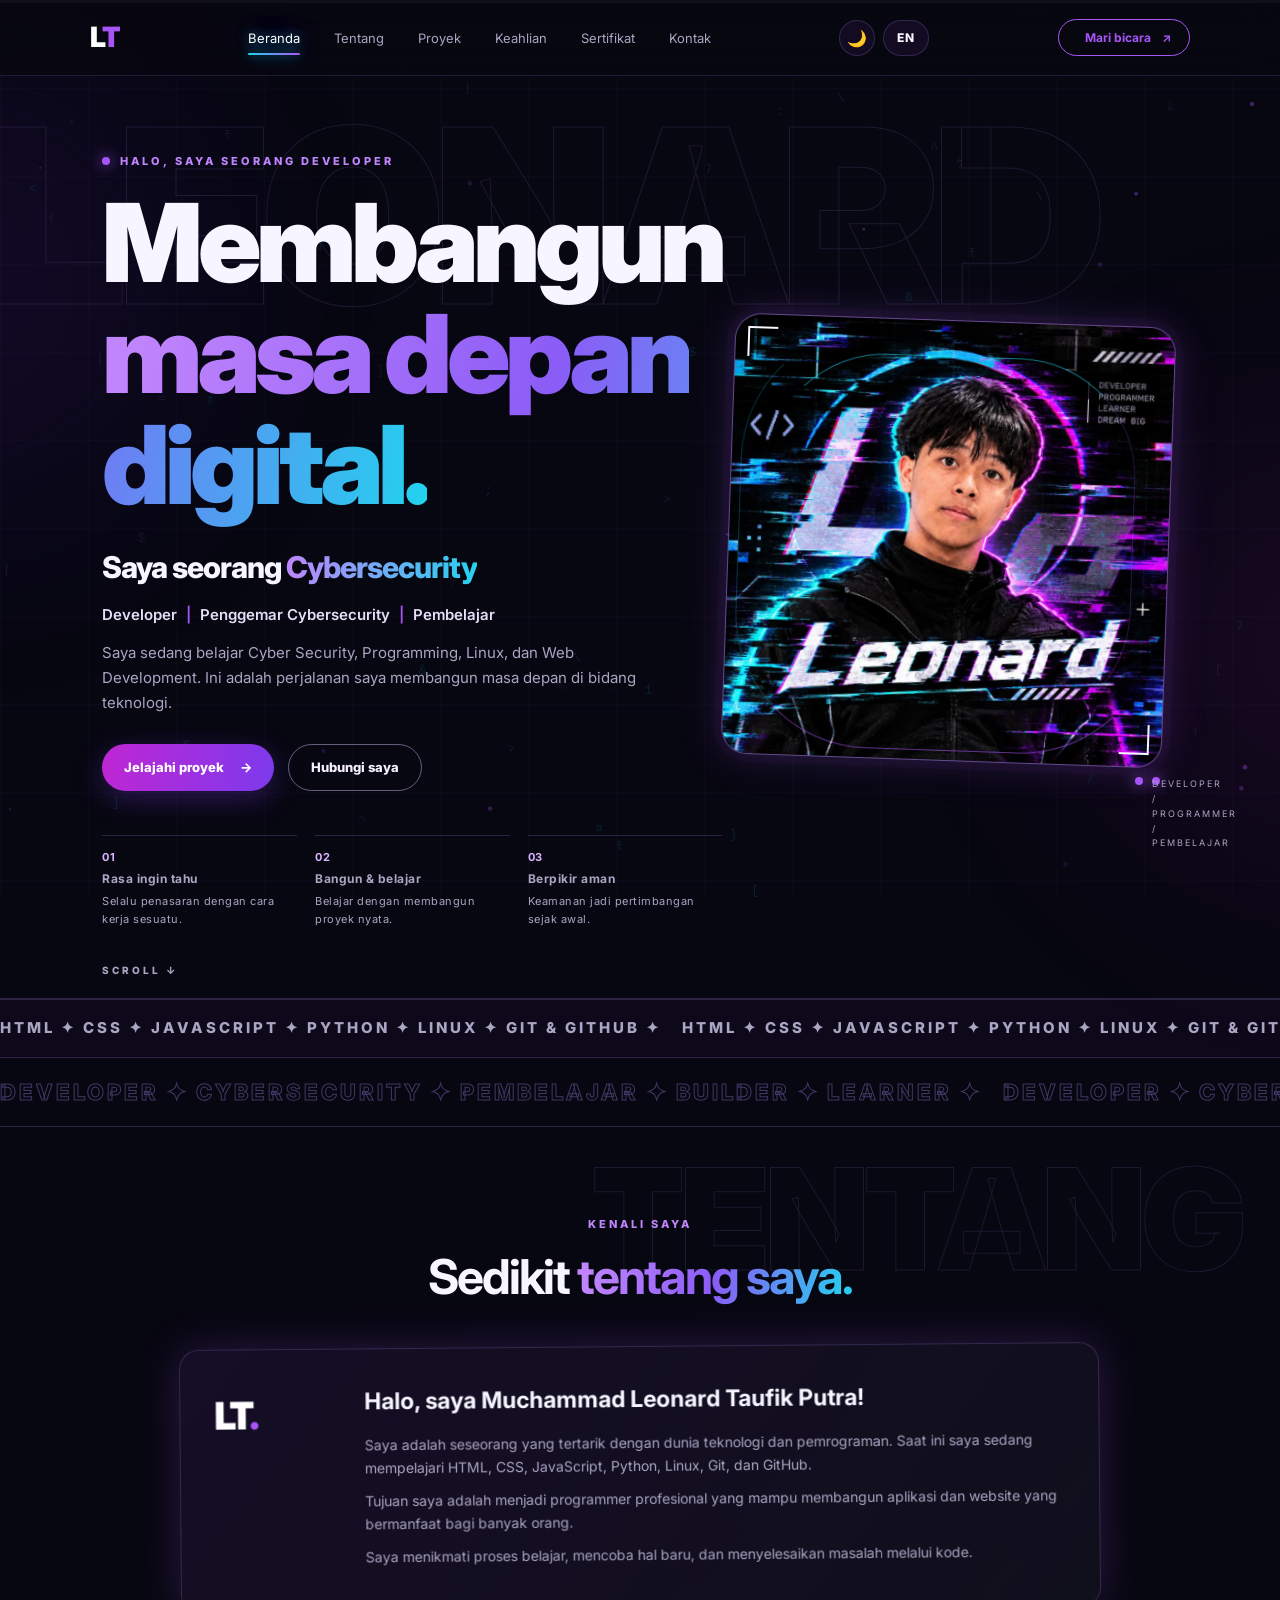
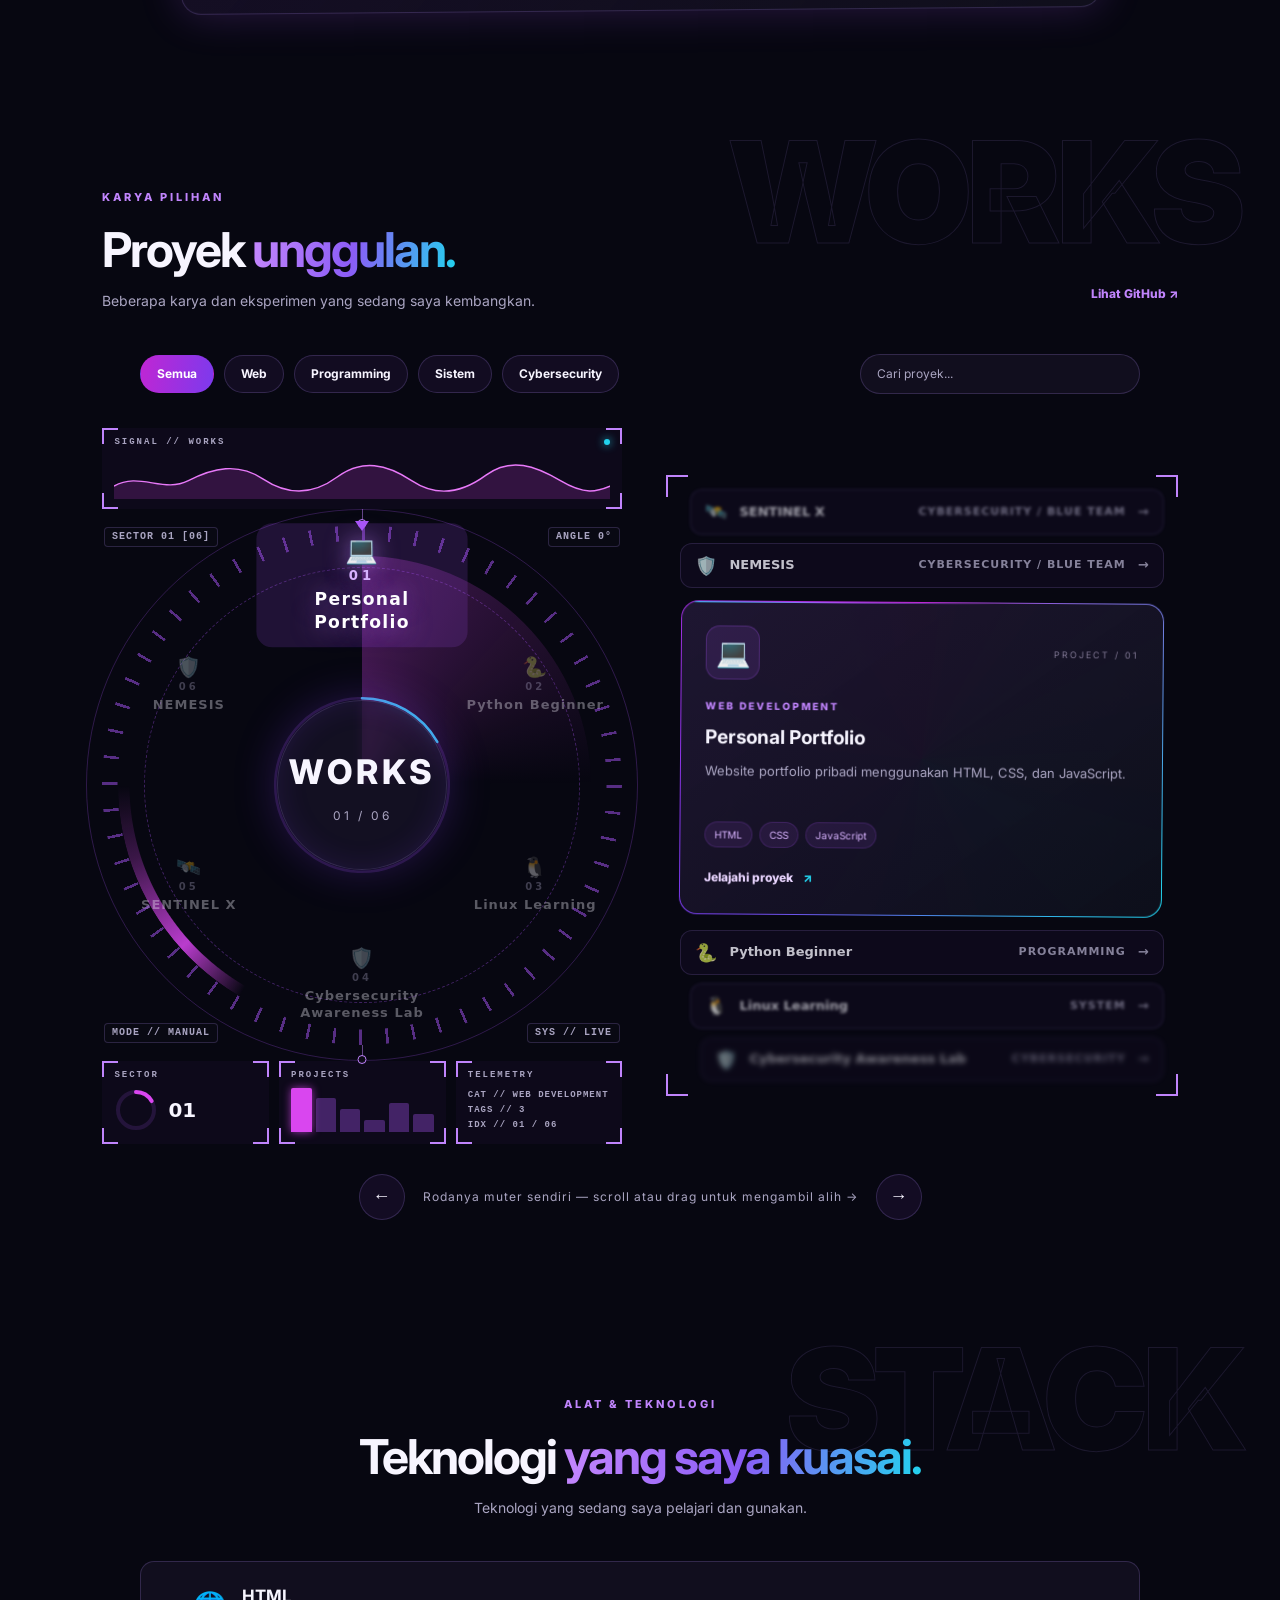
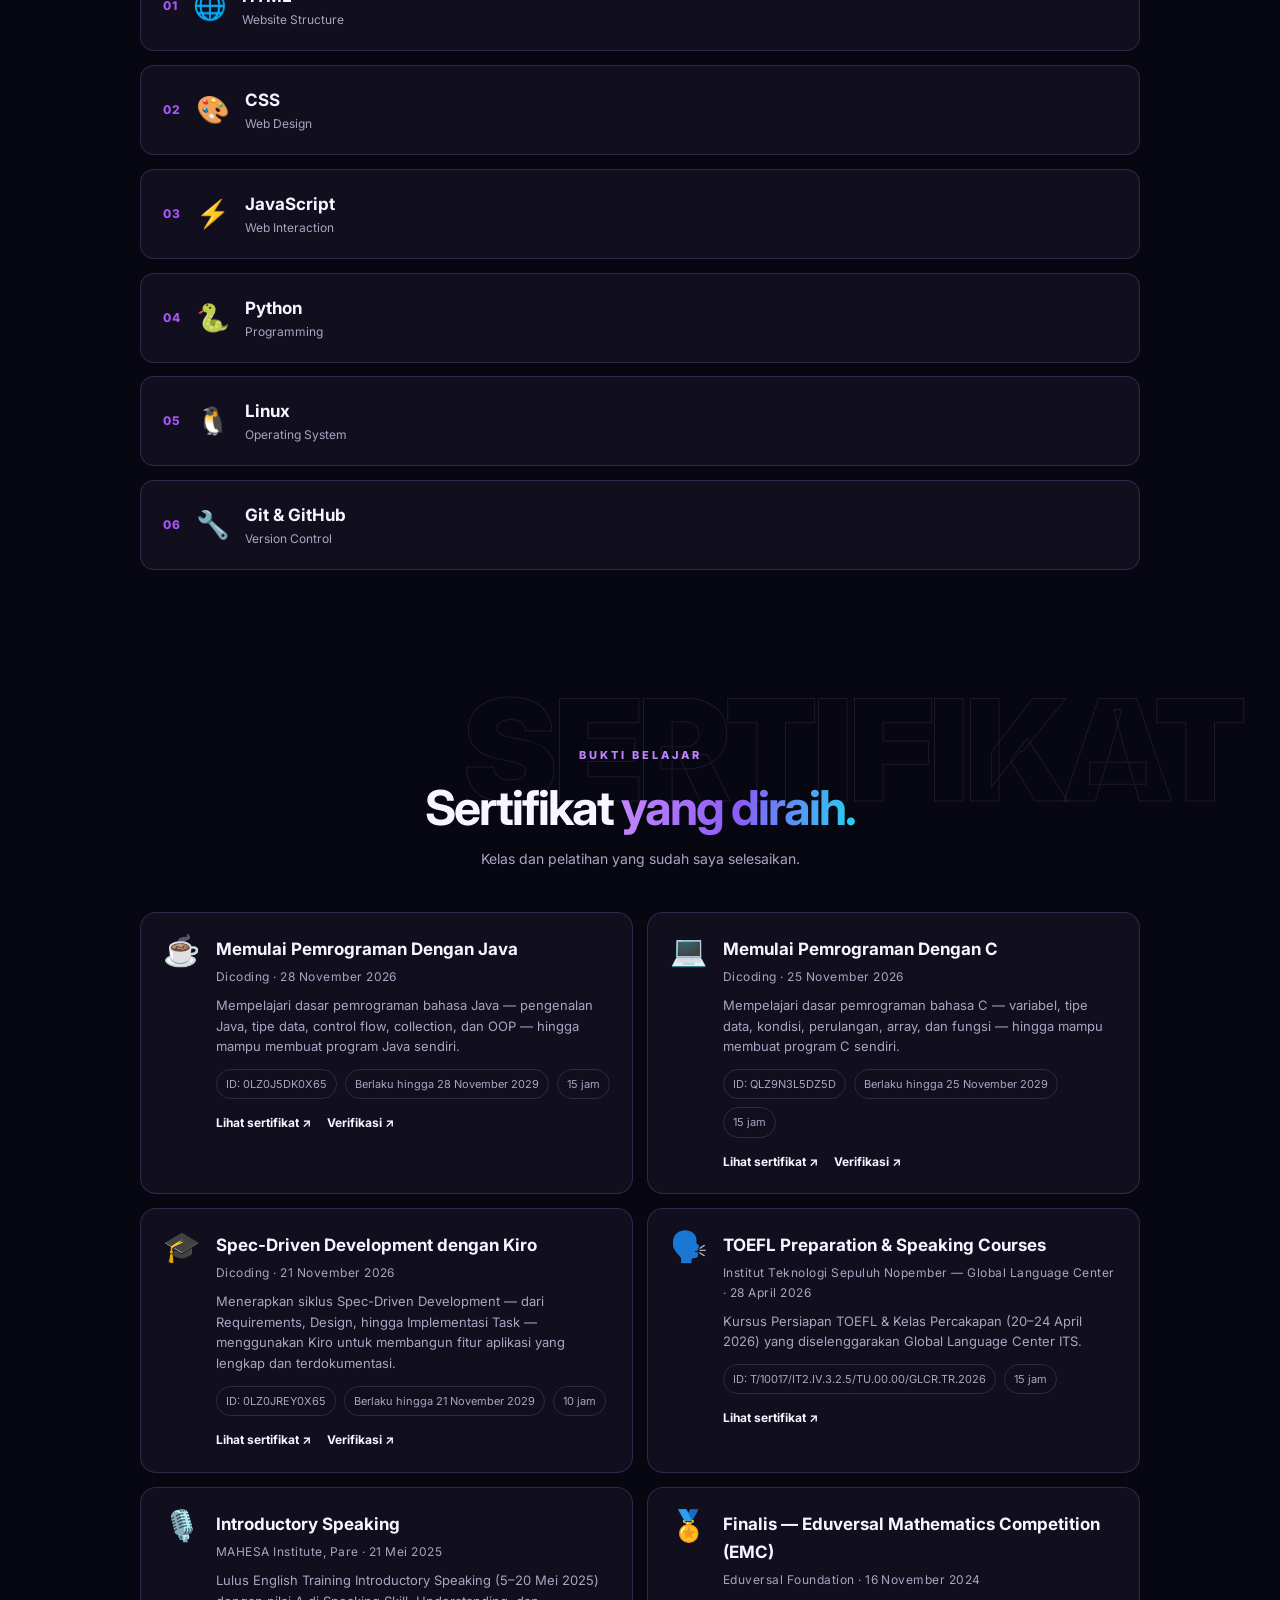
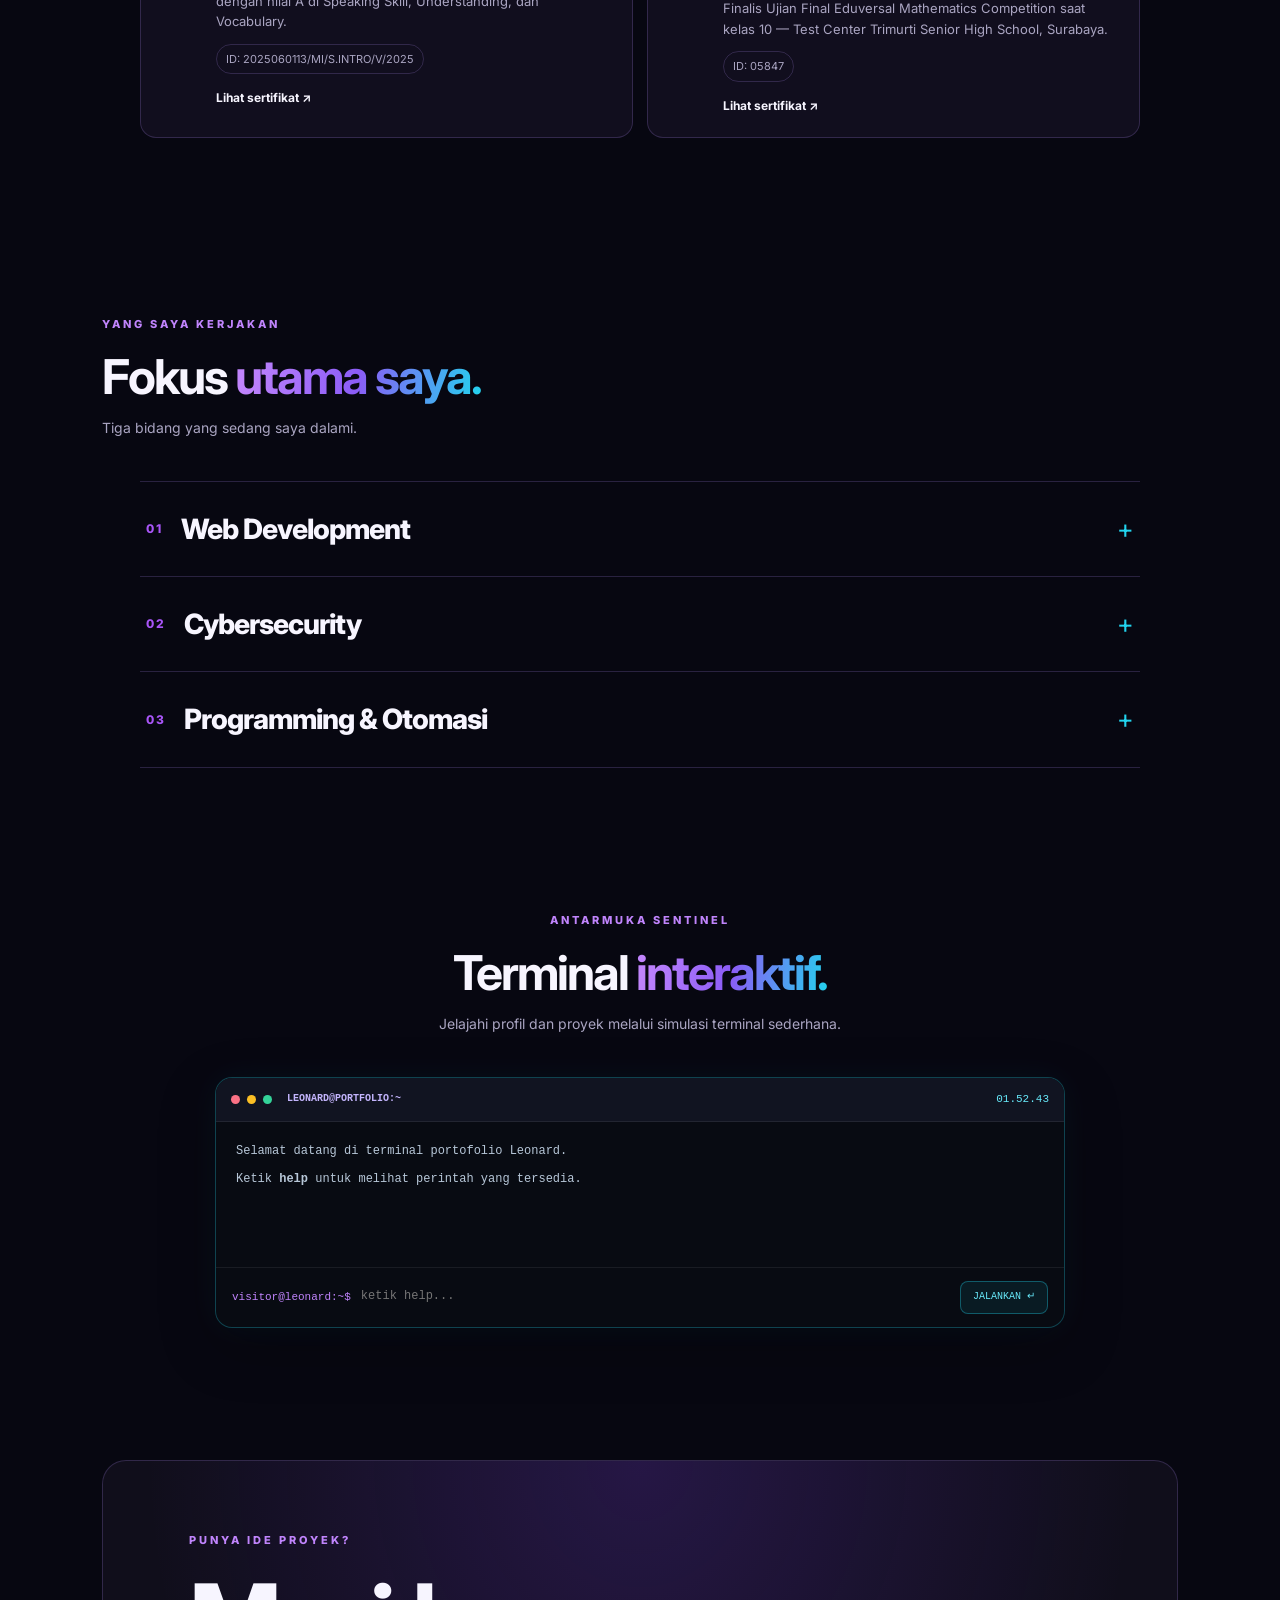
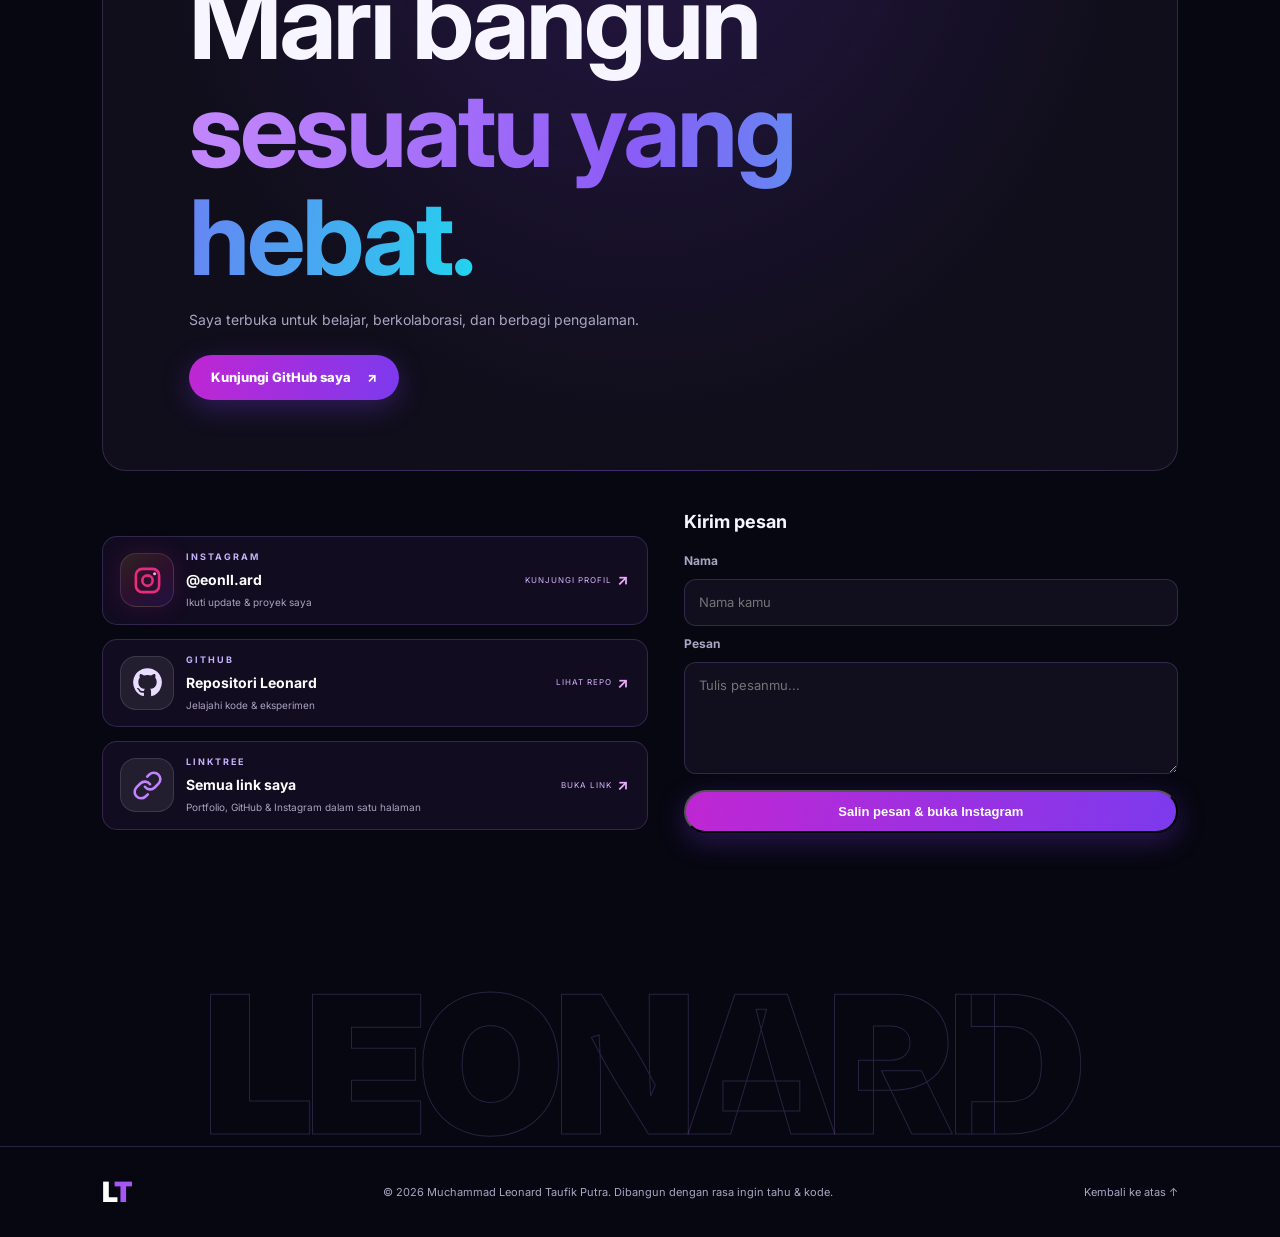
<file: index.html>
<!DOCTYPE html>
<html lang="id" data-theme="dark">
<head>
  <meta charset="UTF-8">
  <meta name="viewport" content="width=device-width, initial-scale=1.0">
  <meta name="theme-color" content="#070711">
  <meta name="color-scheme" content="dark light">
  <meta name="description" content="Portfolio Muchammad Leonard Taufik Putra — Developer, programmer, and cybersecurity enthusiast.">
  <link rel="canonical" href="https://muchammadleonardtaufikputra-bot.github.io/portofolio/">
  <link rel="icon" type="image/svg+xml" href="favicon.svg">
  <meta property="og:type" content="website">
  <meta property="og:title" content="Muchammad Leonard Taufik Putra | Developer Portfolio">
  <meta property="og:description" content="Developer, programmer, and cybersecurity enthusiast. Lihat proyek, skill, dan eksperimen Leonard.">
  <meta property="og:url" content="https://muchammadleonardtaufikputra-bot.github.io/portofolio/">
  <meta property="og:image" content="https://muchammadleonardtaufikputra-bot.github.io/portofolio/images/901472245_1493559992631136_4888158295140287447_n.jpg">
  <meta name="twitter:card" content="summary_large_image">
  <meta name="twitter:title" content="Muchammad Leonard Taufik Putra | Developer Portfolio">
  <meta name="twitter:description" content="Developer, programmer, and cybersecurity enthusiast.">
  <meta name="twitter:image" content="https://muchammadleonardtaufikputra-bot.github.io/portofolio/images/901472245_1493559992631136_4888158295140287447_n.jpg">
  <script type="application/ld+json">
  {"@context":"https://schema.org","@type":"Person","name":"Muchammad Leonard Taufik Putra","alternateName":"Leon","jobTitle":"Developer","description":"Developer, programmer, and cybersecurity enthusiast.","url":"https://muchammadleonardtaufikputra-bot.github.io/portofolio/","sameAs":["https://github.com/muchammadleonardtaufikputra-bot","https://www.instagram.com/eonll.ard/"]}
  </script>
  <title>Muchammad Leonard Taufik Putra | Developer Portfolio</title>
  <script>
    // Apply saved theme + language before first paint (no flash).
    try {
      var savedTheme = localStorage.getItem("leon-theme");
      if (savedTheme === "light" || savedTheme === "dark") document.documentElement.setAttribute("data-theme", savedTheme);
      var savedLang = localStorage.getItem("leon-lang");
      if (savedLang === "en" || savedLang === "id") document.documentElement.setAttribute("lang", savedLang);
    } catch (e) {}
  </script>
  <link rel="preconnect" href="https://fonts.googleapis.com">
  <link rel="preconnect" href="https://fonts.gstatic.com" crossorigin>
  <link href="https://fonts.googleapis.com/css2?family=Inter:wght@400;500;600;700;800;900&display=swap" rel="stylesheet">
  <link rel="stylesheet" href="style.css?v=lite-v1">
</head>
<body>
  <canvas id="glitchBg" class="glitch-bg" aria-hidden="true"></canvas>
  <a class="skip-link" href="#main" data-i18n="skip.content">Lewati ke konten</a>
  <div class="scroll-progress" aria-hidden="true"><span id="scrollProgress"></span></div>
  <div class="ambient ambient-one" aria-hidden="true"></div>
  <div class="ambient ambient-two" aria-hidden="true"></div>
  <div class="cursor-glow" aria-hidden="true"></div>
  <nav class="navbar">
    <a href="#home" class="logo" aria-label="Leonard, home">L<span>T</span></a>
    <button class="menu-toggle" id="menuToggle" aria-label="Buka menu" aria-expanded="false">☰</button>
    <ul class="nav-links" id="navLinks">
      <li><a href="#home" data-i18n="nav.home">Beranda</a></li><li><a href="#about" data-i18n="nav.about">Tentang</a></li><li><a href="#projects" data-i18n="nav.projects">Proyek</a></li><li><a href="#skills" data-i18n="nav.skills">Keahlian</a></li><li><a href="#certificates" data-i18n="nav.certs">Sertifikat</a></li><li><a href="#contact" data-i18n="nav.contact">Kontak</a></li>
    </ul>
    <div class="nav-controls">
      <button class="icon-toggle" id="themeToggle" type="button" aria-label="Ubah ke tema terang" title="Tema">🌙</button>
      <button class="lang-toggle" id="langToggle" type="button" aria-label="Ubah bahasa ke English" title="Bahasa">EN</button>
    </div>
    <a class="nav-cta" href="#contact"><span data-i18n="nav.cta">Mari bicara</span> <span>↗</span></a>
  </nav>
  <main id="main">
    <section class="hero" id="home">
      <div class="hero-ghost" aria-hidden="true">LEONARD</div>
      <div class="hero-content">
        <p class="eyebrow"><span class="status-dot"></span> <span data-i18n="hero.eyebrow">HALO, SAYA SEORANG DEVELOPER</span></p>
        <h1 data-i18n-html="hero.title">Membangun<br><span>masa depan digital.</span></h1>
        <p class="hero-roles"><span data-i18n="hero.rolesLabel">Saya seorang</span> <span class="role-rotator" id="roleRotator">Developer</span></p>
        <h2 data-i18n-html="hero.subtitle">Developer <i>|</i> Penggemar Cybersecurity <i>|</i> Pembelajar</h2>
        <p class="hero-description" data-i18n="hero.description">Saya membangun kemampuan di bidang programming, web development, dan cybersecurity. Selalu belajar, bereksperimen, dan mengubah ide menjadi karya nyata.</p>
        <div class="hero-buttons">
          <a href="#projects" class="btn primary"><span data-i18n="hero.explore">Jelajahi proyek</span> <span>→</span></a>
          <a href="#contact" class="btn secondary" data-i18n="hero.contact">Hubungi saya</a>
        </div>
        <div class="hero-meta"><span class="hero-meta-item"><b>01</b><strong data-i18n="hero.meta1">Rasa ingin tahu</strong><small data-i18n="hero.meta1desc">Selalu penasaran dengan cara kerja sesuatu.</small></span><span class="hero-meta-item"><b>02</b><strong data-i18n="hero.meta2">Bangun &amp; belajar</strong><small data-i18n="hero.meta2desc">Belajar dengan membangun proyek nyata.</small></span><span class="hero-meta-item"><b>03</b><strong data-i18n="hero.meta3">Berpikir aman</strong><small data-i18n="hero.meta3desc">Keamanan jadi pertimbangan sejak awal.</small></span></div>
      </div>
      <div class="hero-visual">
        <div class="visual-grid" aria-hidden="true"></div>
        <div class="portrait-frame">
          <div class="portrait-glow" aria-hidden="true"></div>
          <div class="portrait-orbit orbit-one" aria-hidden="true"></div><div class="portrait-orbit orbit-two" aria-hidden="true"></div><div class="portrait-scan" aria-hidden="true"></div>
          <img src="images/901472245_1493559992631136_4888158295140287447_n.jpg" alt="Foto profil Leonard" class="portrait" fetchpriority="high" decoding="async" onerror="this.hidden=true;this.nextElementSibling.hidden=false"><video class="portrait portrait-fallback" autoplay muted loop playsinline aria-label="Video profil cadangan" hidden><source src="images/profile.mp4" type="video/mp4"></video>
          <span class="frame-corner corner-tl"></span><span class="frame-corner corner-br"></span>
        </div>
        <p class="visual-caption"><span></span> <span data-i18n="hero.caption">DEVELOPER / PROGRAMMER / PEMBELAJAR</span></p>
      </div>
      <a class="hero-scroll" href="#about"><span data-i18n="hero.scroll">SCROLL ↓</span></a>
    </section>

    <div class="tech-marquee" aria-hidden="true"><div class="marquee-track"><span>HTML ✦ CSS ✦ JAVASCRIPT ✦ PYTHON ✦ LINUX ✦ GIT &amp; GITHUB ✦&nbsp;</span><span>HTML ✦ CSS ✦ JAVASCRIPT ✦ PYTHON ✦ LINUX ✦ GIT &amp; GITHUB ✦&nbsp;</span></div></div>
    <div class="tech-marquee marquee-reverse" aria-hidden="true"><div class="marquee-track"><span>DEVELOPER ✦ CYBERSECURITY ✦ PEMBELAJAR ✦ BUILDER ✦ LEARNER ✦&nbsp;</span><span>DEVELOPER ✦ CYBERSECURITY ✦ PEMBELAJAR ✦ BUILDER ✦ LEARNER ✦&nbsp;</span></div></div>

    <section class="section about" id="about">
      <div class="ghost-word" aria-hidden="true">TENTANG</div>
      <div class="section-heading"><p class="eyebrow" data-i18n="about.eyebrow">KENALI SAYA</p><h2 data-i18n-html="about.heading">Sedikit <span>tentang saya.</span></h2></div>
      <div class="about-card">
        <div class="about-mark">LT<span>.</span></div>
        <div><h3 data-i18n="about.title">Halo, saya Muchammad Leonard Taufik Putra!</h3>
          <p data-i18n="about.p1">Saya tertarik dengan dunia teknologi, pemrograman, dan keamanan digital. Saat ini saya terus mengembangkan kemampuan HTML, CSS, JavaScript, Python, Linux, Git, dan GitHub.</p>
          <p data-i18n="about.p2">Tujuan saya adalah menjadi developer yang mampu membangun aplikasi dan website yang bermanfaat, sekaligus memahami bagaimana menjaga sistem tetap aman.</p>
          <p data-i18n="about.p3">Saya menikmati proses belajar, mencoba hal baru, dan menyelesaikan masalah melalui kode.</p>
        </div>
      </div>
    </section>

    <section class="section" id="projects">
      <div class="ghost-word" aria-hidden="true">WORKS</div>
      <div class="section-heading section-heading-row"><div><p class="eyebrow" data-i18n="projects.eyebrow">KARYA PILIHAN</p><h2 data-i18n-html="projects.heading">Proyek <span>unggulan.</span></h2><p data-i18n="projects.sub">Beberapa karya dan eksperimen yang sedang saya kembangkan.</p></div><a class="text-link" href="https://github.com/muchammadleonardtaufikputra-bot?tab=repositories" target="_blank" rel="noopener noreferrer"><span data-i18n="projects.github">Lihat GitHub</span> ↗</a></div>
      <div class="filter-bar" role="group" aria-label="Filter proyek">
        <button class="filter-chip is-active" type="button" data-filter="all" data-i18n="filter.all">Semua</button>
        <button class="filter-chip" type="button" data-filter="web" data-i18n="filter.web">Web</button>
        <button class="filter-chip" type="button" data-filter="programming" data-i18n="filter.programming">Programming</button>
        <button class="filter-chip" type="button" data-filter="system" data-i18n="filter.system">Sistem</button>
        <button class="filter-chip" type="button" data-filter="cyber" data-i18n="filter.cyber">Cybersecurity</button>
        <input class="filter-search" id="projectSearch" type="search" data-i18n-placeholder="filter.search" placeholder="Cari proyek..." aria-label="Cari proyek">
      </div>
      <p class="filter-empty" id="filterEmpty" hidden data-i18n="filter.empty">Tidak ada proyek yang cocok.</p>
      <div class="works-wheel-wrap" id="worksWheelWrap">
        <div class="works-wheel-col">
          <div class="hud-panel hud-wave-panel">
            <div class="hud-panel-label"><span>SIGNAL // WORKS</span><span class="hud-live-dot" aria-hidden="true"></span></div>
            <svg class="hud-wave" viewBox="0 0 520 48" preserveAspectRatio="none" aria-hidden="true"><g class="wave-shift"><path d="M0 34 C26 18 52 42 78 28 S130 8 156 26 S208 44 234 24 S286 10 312 28 S364 42 390 22 S442 12 468 28 S506 40 520 34 L520 48 L0 48 Z" fill="rgba(217,70,239,.18)"/><path d="M0 34 C26 18 52 42 78 28 S130 8 156 26 S208 44 234 24 S286 10 312 28 S364 42 390 22 S442 12 468 28 S506 40 520 34" fill="none" stroke="#e879f9" stroke-width="1.5"/><g transform="translate(520,0)"><path d="M0 34 C26 18 52 42 78 28 S130 8 156 26 S208 44 234 24 S286 10 312 28 S364 42 390 22 S442 12 468 28 S506 40 520 34 L520 48 L0 48 Z" fill="rgba(217,70,239,.18)"/><path d="M0 34 C26 18 52 42 78 28 S130 8 156 26 S208 44 234 24 S286 10 312 28 S364 42 390 22 S442 12 468 28 S506 40 520 34" fill="none" stroke="#e879f9" stroke-width="1.5"/></g></g></svg>
          </div>
          <div class="hud-link" aria-hidden="true"></div>
        <div class="works-wheel" id="worksWheel" tabindex="0" role="group" data-i18n-aria="projects.wheelGroup" aria-label="Roda proyek — scroll atau drag untuk ganti proyek">
          <div class="wheel-sweep" aria-hidden="true"></div>
          <div class="wheel-arc" aria-hidden="true"></div>
          <div class="wheel-ring" id="wheelRing"></div>
          <div class="wheel-ticks" aria-hidden="true"></div>
          <svg class="wheel-progress" viewBox="0 0 180 180" aria-hidden="true"><defs><linearGradient id="progressGrad" x1="0" y1="0" x2="1" y2="1"><stop offset="0" stop-color="#c026d3"/><stop offset="1" stop-color="#22d3ee"/></linearGradient></defs><circle class="wheel-progress-track" cx="90" cy="90" r="84"/><circle class="wheel-progress-fill" id="wheelProgressFill" cx="90" cy="90" r="84"/></svg>
          <div class="wheel-center" aria-hidden="true"><span class="wheel-center-label">WORKS</span><span class="wheel-center-count" id="wheelCount">01 / 06</span></div>
          <span class="hud-readout hud-tl" id="hudSector">SECTOR 01 [06]</span>
          <span class="hud-readout hud-tr" id="hudAngle">ANGLE 0°</span>
          <span class="hud-readout hud-bl" id="hudMode">MODE // MANUAL</span>
          <span class="hud-readout hud-br">SYS // LIVE</span>
        </div>
          <div class="hud-link" aria-hidden="true"></div>
          <div class="hud-gauges">
            <div class="hud-panel">
              <div class="hud-panel-label"><span>SECTOR</span></div>
              <div class="hud-gauge-body">
                <svg class="hud-gauge" viewBox="0 0 44 44" aria-hidden="true"><circle cx="22" cy="22" r="18" class="hud-gauge-track"/><circle cx="22" cy="22" r="18" class="hud-gauge-fill" id="hudGaugeFill"/></svg>
                <span class="hud-gauge-num" id="hudGaugeNum">01</span>
              </div>
            </div>
            <div class="hud-panel">
              <div class="hud-panel-label"><span>PROJECTS</span></div>
              <div class="hud-bars" id="hudBars"></div>
            </div>
            <div class="hud-panel">
              <div class="hud-panel-label"><span>TELEMETRY</span></div>
              <div class="hud-telem" id="hudTelem"></div>
            </div>
          </div>
        </div>
        <div class="works-detail" id="worksDetail" aria-live="polite"></div>
      </div>
      <div class="wheel-controls">
        <button class="wheel-arrow" id="wheelPrev" type="button" data-i18n-aria="projects.prev" aria-label="Proyek sebelumnya">←</button>
        <p class="wheel-hint" data-i18n="projects.wheelHint">Scroll atau drag roda untuk ganti proyek →</p>
        <button class="wheel-arrow" id="wheelNext" type="button" data-i18n-aria="projects.next" aria-label="Proyek berikutnya">→</button>
      </div>
    </section>

    <section class="section" id="skills">
      <div class="ghost-word" aria-hidden="true">STACK</div>
      <div class="section-heading"><p class="eyebrow" data-i18n="skills.eyebrow">ALAT &amp; TEKNOLOGI</p><h2 data-i18n-html="skills.heading">Teknologi <span>yang saya kuasai.</span></h2><p data-i18n="skills.sub">Teknologi yang sedang saya pelajari dan gunakan.</p></div>
      <div class="skills-grid"></div>
    </section>

    <section class="section" id="certificates">
      <div class="ghost-word" aria-hidden="true">SERTIFIKAT</div>
      <div class="section-heading"><p class="eyebrow" data-i18n="certs.eyebrow">BUKTI BELAJAR</p><h2 data-i18n-html="certs.heading">Sertifikat <span>yang diraih.</span></h2><p data-i18n="certs.sub">Kelas dan pelatihan yang sudah saya selesaikan.</p></div>
      <div class="certificates-grid"></div>
    </section>

    <section class="section services" id="services">
      <div class="section-heading section-heading-row"><div><p class="eyebrow" data-i18n="services.eyebrow">YANG SAYA KERJAKAN</p><h2 data-i18n-html="services.heading">Fokus <span>utama saya.</span></h2><p data-i18n="services.sub">Tiga bidang yang sedang saya dalami.</p></div></div>
      <div class="services-list">
        <div class="service-item"><button class="service-head" type="button" aria-expanded="false"><span class="service-index">01</span><span class="service-title" data-i18n="services.item1.title">Web Development</span><span class="service-plus" aria-hidden="true">+</span></button><div class="service-body"><p data-i18n="services.item1.desc">Membangun website dengan HTML, CSS, dan JavaScript — dari portfolio sampai halaman interaktif.</p></div></div>
        <div class="service-item"><button class="service-head" type="button" aria-expanded="false"><span class="service-index">02</span><span class="service-title" data-i18n="services.item2.title">Cybersecurity</span><span class="service-plus" aria-hidden="true">+</span></button><div class="service-body"><p data-i18n="services.item2.desc">Mempelajari cara kerja serangan dan pertahanan: phishing awareness, monitoring keamanan, dan eksperimen red-team.</p></div></div>
        <div class="service-item"><button class="service-head" type="button" aria-expanded="false"><span class="service-index">03</span><span class="service-title" data-i18n="services.item3.title">Programming &amp; Otomasi</span><span class="service-plus" aria-hidden="true">+</span></button><div class="service-body"><p data-i18n="services.item3.desc">Latihan Python dan scripting untuk mengotomasi tugas dan membangun tools kecil.</p></div></div>
      </div>
    </section>



    <section class="section terminal-section" id="terminal">
      <div class="section-heading"><p class="eyebrow" data-i18n="terminal.eyebrow">ANTARMUKA SENTINEL</p><h2 data-i18n-html="terminal.heading">Terminal <span>interaktif.</span></h2><p data-i18n="terminal.sub">Jelajahi profil dan proyek melalui simulasi terminal sederhana.</p></div>
      <div class="terminal-window"><div class="terminal-bar"><span></span><span></span><span></span><b>LEONARD@PORTFOLIO:~</b><time id="liveClock">--:--:--</time></div><div class="terminal-output" id="terminalOutput" aria-live="polite"><p data-i18n="terminal.welcome1">Selamat datang di terminal portofolio Leonard.</p><p data-i18n-html="terminal.welcome2">Ketik <strong>help</strong> untuk melihat perintah yang tersedia.</p></div><form class="terminal-form" id="terminalForm"><label for="terminalInput">visitor@leonard:~$</label><input id="terminalInput" autocomplete="off" spellcheck="false" placeholder="ketik help..." data-i18n-placeholder="terminal.placeholder" aria-label="Terminal command"><button type="submit" data-i18n="terminal.run">JALANKAN ↵</button></form></div>
    </section>

    <section class="section contact" id="contact">
      <div class="contact-panel"><p class="eyebrow" data-i18n="contact.eyebrow">PUNYA IDE PROYEK?</p><h2 data-i18n-html="contact.heading">Mari bangun<br><span>sesuatu yang hebat.</span></h2><p data-i18n="contact.description">Saya terbuka untuk belajar, berkolaborasi, dan berbagi pengalaman.</p><a class="btn primary" href="https://github.com/muchammadleonardtaufikputra-bot" target="_blank" rel="noopener noreferrer"><span data-i18n="contact.githubBtn">Kunjungi GitHub saya</span> <span>↗</span></a></div>
      <div class="contact-lower"><div class="social-links" aria-label="Social media">
        <a class="social-link instagram-link" href="https://www.instagram.com/eonll.ard/" target="_blank" rel="noopener noreferrer" aria-label="Visit Instagram @eonll.ard">
          <span class="social-logo instagram-logo" aria-hidden="true"><svg viewBox="0 0 24 24" fill="none"><rect x="3" y="3" width="18" height="18" rx="5" stroke="url(#ig-gradient)" stroke-width="2"/><circle cx="12" cy="12" r="4" stroke="url(#ig-gradient)" stroke-width="2"/><circle cx="17.5" cy="6.8" r="1.2" fill="#F9A8D4"/><defs><linearGradient id="ig-gradient" x1="3" y1="21" x2="21" y2="3"><stop stop-color="#F9CE34"/><stop offset=".48" stop-color="#EE2A7B"/><stop offset="1" stop-color="#6228D7"/></linearGradient></defs></svg></span>
          <span class="social-copy"><b>INSTAGRAM</b><strong>@eonll.ard</strong><small data-i18n="social.igSmall">Ikuti update &amp; proyek saya</small></span><span class="social-cta"><span data-i18n="social.igCta">KUNJUNGI PROFIL</span> <b>↗</b></span>
        </a>
        <a class="social-link github-link" href="https://github.com/muchammadleonardtaufikputra-bot" target="_blank" rel="noopener noreferrer" aria-label="Visit GitHub profile">
          <span class="social-logo github-logo" aria-hidden="true"><svg viewBox="0 0 24 24" fill="currentColor"><path d="M12 .9a11.1 11.1 0 0 0-3.51 21.63c.55.1.76-.24.76-.54v-2.1c-3.1.67-3.76-1.32-3.76-1.32-.5-1.28-1.24-1.62-1.24-1.62-1.01-.69.08-.68.08-.68 1.12.08 1.71 1.15 1.71 1.15 1 1.7 2.62 1.21 3.26.93.1-.72.39-1.21.71-1.49-2.48-.28-5.09-1.24-5.09-5.52 0-1.22.44-2.22 1.15-3-.12-.28-.5-1.42.11-2.96 0 0 .94-.3 3.05 1.14a10.6 10.6 0 0 1 5.56 0c2.12-1.44 3.05-1.14 3.05-1.14.61 1.54.23 2.68.11 2.96.72.78 1.15 1.78 1.15 3 0 4.29-2.61 5.23-5.1 5.51.4.35.76 1.03.76 2.08v3.06c0 .3.2.65.77.54A11.1 11.1 0 0 0 12 .9Z"/></svg></span>
          <span class="social-copy"><b>GITHUB</b><strong data-i18n="social.ghStrong">Repositori Leonard</strong><small data-i18n="social.ghSmall">Jelajahi kode &amp; eksperimen</small></span><span class="social-cta"><span data-i18n="social.ghCta">LIHAT REPO</span> <b>↗</b></span>
        </a>
        <a class="social-link linktree-link" href="links/" aria-label="Buka halaman semua link">
          <span class="social-logo linktree-logo" aria-hidden="true"><svg viewBox="0 0 24 24" fill="none" stroke="currentColor" stroke-width="2" stroke-linecap="round" stroke-linejoin="round"><path d="M10 13a5 5 0 0 0 7.54.54l3-3a5 5 0 0 0-7.07-7.07l-1.72 1.71"/><path d="M14 11a5 5 0 0 0-7.54-.54l-3 3a5 5 0 0 0 7.07 7.07l1.71-1.71"/></svg></span>
          <span class="social-copy"><b>LINKTREE</b><strong>Semua link saya</strong><small data-i18n="social.ltSmall">Portfolio, GitHub &amp; Instagram dalam satu halaman</small></span><span class="social-cta"><span data-i18n="social.ltCta">BUKA LINK</span> <b>↗</b></span>
        </a>
      </div>
      <form class="contact-form" id="contactForm">
        <h3 data-i18n="contact.formTitle">Kirim pesan</h3>
        <label for="contactName" data-i18n="contact.nameLabel">Nama</label>
        <input id="contactName" type="text" autocomplete="name" data-i18n-placeholder="contact.namePh" placeholder="Nama kamu">
        <label for="contactMessage" data-i18n="contact.messageLabel">Pesan</label>
        <textarea id="contactMessage" rows="4" required data-i18n-placeholder="contact.messagePh" placeholder="Tulis pesanmu..."></textarea>
        <button class="btn primary" type="submit" data-i18n="contact.sendBtn">Salin pesan &amp; buka Instagram</button>
        <p class="form-status" id="formStatus" role="status" aria-live="polite"></p>
      </form></div>
    </section>
  </main>
  <div class="footer-giant" aria-hidden="true">LEONARD</div>
  <footer class="footer"><a href="#home" class="logo">L<span>T</span></a><p data-i18n-html="footer.text">© <span id="year"></span> Muchammad Leonard Taufik Putra. Dibangun dengan rasa ingin tahu &amp; kode.</p><a href="#home" data-i18n="footer.top">Kembali ke atas ↑</a></footer>
  <button class="back-to-top" id="backToTop" type="button" aria-label="Kembali ke atas" data-i18n-aria="backTop.label" hidden>↑</button>
  <script>
    const esc = value => String(value ?? "").replace(/[&<>"']/g, c => ({"&":"&amp;","<":"&lt;",">":"&gt;",'"':"&quot;","'":"&#39;"}[c]));
    const I18N = {
      id: {
        "nav.home": "Beranda", "nav.about": "Tentang", "nav.projects": "Proyek", "nav.skills": "Keahlian", "nav.certs": "Sertifikat", "nav.contact": "Kontak", "nav.cta": "Mari bicara",
        "hero.eyebrow": "HALO, SAYA SEORANG DEVELOPER",
        "hero.title": "Membangun<br><span>masa depan digital.</span>",
        "hero.subtitle": "Developer <i>|</i> Penggemar Cybersecurity <i>|</i> Pembelajar",
        "hero.description": "Saya membangun kemampuan di bidang programming, web development, dan cybersecurity. Selalu belajar, bereksperimen, dan mengubah ide menjadi karya nyata.",
        "hero.explore": "Jelajahi proyek", "hero.contact": "Hubungi saya",
        "hero.meta1": "Rasa ingin tahu", "hero.meta2": "Bangun & belajar", "hero.meta3": "Berpikir aman",
        "hero.meta1desc": "Selalu penasaran dengan cara kerja sesuatu.",
        "hero.meta2desc": "Belajar dengan membangun proyek nyata.",
        "hero.meta3desc": "Keamanan jadi pertimbangan sejak awal.",
        "hero.rolesLabel": "Saya seorang", "hero.role1": "Developer", "hero.role2": "Cybersecurity", "hero.role3": "Pembelajar",
        "hero.scroll": "SCROLL ↓",
        "services.eyebrow": "YANG SAYA KERJAKAN", "services.heading": "Fokus <span>utama saya.</span>", "services.sub": "Tiga bidang yang sedang saya dalami.",
        "services.item1.title": "Web Development", "services.item1.desc": "Membangun website dengan HTML, CSS, dan JavaScript — dari portfolio sampai halaman interaktif.",
        "services.item2.title": "Cybersecurity", "services.item2.desc": "Mempelajari cara kerja serangan dan pertahanan: phishing awareness, monitoring keamanan, dan eksperimen red-team.",
        "services.item3.title": "Programming & Otomasi", "services.item3.desc": "Latihan Python dan scripting untuk mengotomasi tugas dan membangun tools kecil.",
        "hero.caption": "DEVELOPER / PROGRAMMER / PEMBELAJAR",
        "about.eyebrow": "KENALI SAYA", "about.heading": "Sedikit <span>tentang saya.</span>", "about.title": "Halo, saya Muchammad Leonard Taufik Putra!",
        "about.p1": "Saya tertarik dengan dunia teknologi, pemrograman, dan keamanan digital. Saat ini saya terus mengembangkan kemampuan HTML, CSS, JavaScript, Python, Linux, Git, dan GitHub.",
        "about.p2": "Tujuan saya adalah menjadi developer yang mampu membangun aplikasi dan website yang bermanfaat, sekaligus memahami bagaimana menjaga sistem tetap aman.",
        "about.p3": "Saya menikmati proses belajar, mencoba hal baru, dan menyelesaikan masalah melalui kode.",
        "projects.eyebrow": "KARYA PILIHAN", "projects.heading": "Proyek <span>unggulan.</span>",
        "projects.sub": "Beberapa karya dan eksperimen yang sedang saya kembangkan.",
        "projects.github": "Lihat GitHub", "projects.explore": "Jelajahi proyek",
        "projects.wheelHint": "Rodanya muter sendiri — scroll atau drag untuk mengambil alih →",
        "projects.wheelGroup": "Roda proyek — scroll atau drag untuk ganti proyek",
        "projects.prev": "Proyek sebelumnya", "projects.next": "Proyek berikutnya",
        "skills.eyebrow": "ALAT & TEKNOLOGI", "skills.heading": "Teknologi <span>yang saya kuasai.</span>",
        "skills.sub": "Teknologi yang sedang saya pelajari dan gunakan.",
        "certs.eyebrow": "BUKTI BELAJAR", "certs.heading": "Sertifikat <span>yang diraih.</span>",
        "certs.sub": "Kelas dan pelatihan yang sudah saya selesaikan.",
        "certs.view": "Lihat sertifikat", "certs.verify": "Verifikasi",
        "certs.valid": "Berlaku hingga",
        "terminal.eyebrow": "ANTARMUKA SENTINEL", "terminal.heading": "Terminal <span>interaktif.</span>",
        "terminal.sub": "Jelajahi profil dan proyek melalui simulasi terminal sederhana.",
        "terminal.welcome1": "Selamat datang di terminal portofolio Leonard.",
        "terminal.welcome2": "Ketik <strong>help</strong> untuk melihat perintah yang tersedia.",
        "terminal.placeholder": "ketik help...", "terminal.run": "JALANKAN ↵",
        "contact.eyebrow": "PUNYA IDE PROYEK?", "contact.heading": "Mari bangun<br><span>sesuatu yang hebat.</span>",
        "contact.description": "Saya terbuka untuk belajar, berkolaborasi, dan berbagi pengalaman.",
        "contact.githubBtn": "Kunjungi GitHub saya",
        "social.igSmall": "Ikuti update & proyek saya", "social.igCta": "KUNJUNGI PROFIL",
        "social.ghStrong": "Repositori Leonard", "social.ghSmall": "Jelajahi kode & eksperimen", "social.ghCta": "LIHAT REPO",
        "social.ltSmall": "Portfolio, GitHub & Instagram dalam satu halaman", "social.ltCta": "BUKA LINK",
        "footer.text": "© <span id=\"year\">{year}</span> Muchammad Leonard Taufik Putra. Dibangun dengan rasa ingin tahu & kode.",
        "footer.top": "Kembali ke atas ↑",
        "skip.content": "Lewati ke konten",
        "filter.all": "Semua", "filter.web": "Web", "filter.programming": "Programming", "filter.system": "Sistem", "filter.cyber": "Cybersecurity",
        "filter.search": "Cari proyek...", "filter.empty": "Tidak ada proyek yang cocok.",
        "contact.formTitle": "Kirim pesan", "contact.nameLabel": "Nama", "contact.namePh": "Nama kamu",
        "contact.messageLabel": "Pesan", "contact.messagePh": "Tulis pesanmu...",
        "contact.sendBtn": "Salin pesan & buka Instagram",
        "contact.copied": "Pesan disalin! Tempel di DM Instagram.",
        "contact.needMessage": "Tulis pesan dulu ya.",
        "backTop.label": "Kembali ke atas",
        "menu.label": "Buka menu", "portrait.alt": "Foto profil Leonard",
        "theme.toLight": "Ubah ke tema terang", "theme.toDark": "Ubah ke tema gelap",
        "lang.label": "Ubah bahasa ke English"
      },
      en: {
        "nav.home": "Home", "nav.about": "About", "nav.projects": "Projects", "nav.skills": "Skills", "nav.certs": "Certificates", "nav.contact": "Contact", "nav.cta": "Let's talk",
        "hero.eyebrow": "HELLO, I'M A DEVELOPER",
        "hero.title": "Building my<br><span>digital future.</span>",
        "hero.subtitle": "Developer <i>|</i> Cybersecurity Enthusiast <i>|</i> Learner",
        "hero.description": "I'm building skills in programming, web development, and cybersecurity. Always learning, experimenting, and turning ideas into real work.",
        "hero.explore": "Explore projects", "hero.contact": "Get in touch",
        "hero.meta1": "Curious mind", "hero.meta2": "Build & learn", "hero.meta3": "Think securely",
        "hero.meta1desc": "Always curious about how things work.",
        "hero.meta2desc": "Learning by building real projects.",
        "hero.meta3desc": "Security considered from the start.",
        "hero.rolesLabel": "I am a", "hero.role1": "Developer", "hero.role2": "Cybersecurity", "hero.role3": "Learner",
        "hero.scroll": "SCROLL ↓",
        "services.eyebrow": "WHAT I DO", "services.heading": "My main <span>focus.</span>", "services.sub": "Three areas I'm currently exploring.",
        "services.item1.title": "Web Development", "services.item1.desc": "Building websites with HTML, CSS, and JavaScript — from portfolios to interactive pages.",
        "services.item2.title": "Cybersecurity", "services.item2.desc": "Learning how attacks and defenses work: phishing awareness, security monitoring, and red-team experiments.",
        "services.item3.title": "Programming & Automation", "services.item3.desc": "Python practice and scripting to automate tasks and build small tools.",
        "hero.caption": "DEVELOPER / PROGRAMMER / LEARNER",
        "about.eyebrow": "GET TO KNOW ME", "about.heading": "A little <span>about me.</span>", "about.title": "Hi, I am Muchammad Leonard Taufik Putra!",
        "about.p1": "I'm interested in technology, programming, and digital security. Right now I'm building my skills in HTML, CSS, JavaScript, Python, Linux, Git, and GitHub.",
        "about.p2": "My goal is to become a developer who can build useful applications and websites, while understanding how to keep systems secure.",
        "about.p3": "I enjoy learning, trying new things, and solving problems through code.",
        "projects.eyebrow": "SELECTED WORK", "projects.heading": "Featured <span>projects.</span>",
        "projects.sub": "Some of the work and experiments I'm currently building.",
        "projects.github": "View GitHub", "projects.explore": "Explore project",
        "projects.wheelHint": "The wheel spins on its own — scroll or drag to take over →",
        "projects.wheelGroup": "Project wheel — scroll or drag to cycle projects",
        "projects.prev": "Previous project", "projects.next": "Next project",
        "skills.eyebrow": "TOOLS & TECHNOLOGIES", "skills.heading": "My tech <span>stack.</span>",
        "skills.sub": "The technologies I'm learning and using.",
        "certs.eyebrow": "PROOF OF LEARNING", "certs.heading": "Certificates <span>earned.</span>",
        "certs.sub": "Courses and training I have completed.",
        "certs.view": "View certificate", "certs.verify": "Verify",
        "certs.valid": "Valid until",
        "terminal.eyebrow": "SENTINEL INTERFACE", "terminal.heading": "Interactive <span>terminal.</span>",
        "terminal.sub": "Explore my profile and projects through a simple simulated terminal.",
        "terminal.welcome1": "Welcome to Leonard's portfolio terminal.",
        "terminal.welcome2": "Type <strong>help</strong> to see available commands.",
        "terminal.placeholder": "type help...", "terminal.run": "RUN ↵",
        "contact.eyebrow": "HAVE A PROJECT IN MIND?", "contact.heading": "Let's build<br><span>something great.</span>",
        "contact.description": "I'm open to learning, collaborating, and sharing experiences.",
        "contact.githubBtn": "Visit my GitHub",
        "social.igSmall": "Follow my updates & projects", "social.igCta": "VISIT PROFILE",
        "social.ghStrong": "Leonard's repositories", "social.ghSmall": "Explore code & experiments", "social.ghCta": "VIEW REPOS",
        "social.ltSmall": "Portfolio, GitHub & Instagram in one page", "social.ltCta": "OPEN LINKS",
        "footer.text": "© <span id=\"year\">{year}</span> Muchammad Leonard Taufik Putra. Built with curiosity & code.",
        "footer.top": "Back to top ↑",
        "skip.content": "Skip to content",
        "filter.all": "All", "filter.web": "Web", "filter.programming": "Programming", "filter.system": "System", "filter.cyber": "Cybersecurity",
        "filter.search": "Search projects...", "filter.empty": "No projects match.",
        "contact.formTitle": "Send a message", "contact.nameLabel": "Name", "contact.namePh": "Your name",
        "contact.messageLabel": "Message", "contact.messagePh": "Write your message...",
        "contact.sendBtn": "Copy message & open Instagram",
        "contact.copied": "Message copied! Paste it in the Instagram DM.",
        "contact.needMessage": "Write a message first.",
        "backTop.label": "Back to top",
        "menu.label": "Open menu", "portrait.alt": "Leonard's profile photo",
        "theme.toLight": "Switch to light theme", "theme.toDark": "Switch to dark theme",
        "lang.label": "Switch language to Indonesian"
      }
    };
    let currentLang = document.documentElement.lang === "en" ? "en" : "id";
    let portfolioData = null;
    const t = key => (I18N[currentLang] && I18N[currentLang][key]) || I18N.id[key] || key;
    function pickText(item, field) {
      if (!item) return "";
      if (currentLang === "en" && item[field + "_en"]) return item[field + "_en"];
      return item[field] || "";
    }
    let allProjects = [];
    let activeFilter = "all";
    let projectQuery = "";
    const GITHUB_REPOS = "https://github.com/muchammadleonardtaufikputra-bot?tab=repositories";
    function projectMatchesFilter(project) {
      const cat = (project.category || "").toUpperCase();
      if (activeFilter === "web" && !cat.includes("WEB")) return false;
      if (activeFilter === "programming" && !cat.includes("PROGRAMMING")) return false;
      if (activeFilter === "system" && !cat.includes("SYSTEM")) return false;
      if (activeFilter === "cyber" && !cat.includes("CYBERSECURITY")) return false;
      if (projectQuery) {
        const hay = [project.title, pickText(project, "description"), (project.tags || []).join(" "), project.category].join(" ").toLowerCase();
        if (!hay.includes(projectQuery)) return false;
      }
      return true;
    }
    const worksWheel = document.getElementById("worksWheel");
    const wheelRing = document.getElementById("wheelRing");
    const worksDetail = document.getElementById("worksDetail");
    const wheelCount = document.getElementById("wheelCount");
    const wheelWrap = document.getElementById("worksWheelWrap");
    const hudSector = document.getElementById("hudSector");
    const hudAngle = document.getElementById("hudAngle");
    const hudMode = document.getElementById("hudMode");
    const hudGaugeFill = document.getElementById("hudGaugeFill");
    const hudGaugeNum = document.getElementById("hudGaugeNum");
    const hudBars = document.getElementById("hudBars");
    const hudTelem = document.getElementById("hudTelem");
    let currentList = [];
    let wheelIndex = 0;
    let wheelRot = 0;
    let autoTimer = 0, resumeTimer = 0, wheelInView = false, wheelDragging = false, wheelHovered = false;
    function stopAuto() { if (autoTimer) { clearInterval(autoTimer); autoTimer = 0; } if (worksWheel) worksWheel.classList.remove("is-auto"); if (hudMode) hudMode.textContent = "MODE // MANUAL"; }
    function startAuto() {
      // MOBILE LITE MODE (2026-11-22): no wheel auto-rotate on phones / coarse pointers.
      if (autoTimer || window.matchMedia("(prefers-reduced-motion: reduce)").matches || window.matchMedia("(max-width: 650px), (hover: none) and (pointer: coarse)").matches) return;
      if (worksWheel) worksWheel.classList.add("is-auto");
      if (hudMode) hudMode.textContent = "MODE // AUTO";
      autoTimer = setInterval(() => { if (!document.hidden && wheelInView && !wheelDragging && !wheelHovered) selectProject(wheelIndex + 1); }, 3500);
    }
    function pauseAuto(ms) { stopAuto(); clearTimeout(resumeTimer); resumeTimer = setTimeout(startAuto, ms || 6000); }
    if ("IntersectionObserver" in window) {
      const wheelObserver = new IntersectionObserver(entries => {
        entries.forEach(entry => { wheelInView = entry.isIntersecting; });
      }, { threshold: 0.25 });
      const projectsSection = document.getElementById("projects");
      if (projectsSection) wheelObserver.observe(projectsSection);
    } else { wheelInView = true; }
    document.addEventListener("visibilitychange", () => { if (!document.hidden) startAuto(); });
    setTimeout(startAuto, 4000);
    function wheelStep() { return currentList.length ? 360 / currentList.length : 360; }
    function shortTitle(title) { return String(title).split("—")[0].trim(); }
    function renderWheel() {
      if (!wheelRing) return;
      const n = currentList.length;
      wheelRing.innerHTML = currentList.map((project, i) => '<button type="button" class="wheel-item" style="--a:' + (i * 360 / n) + 'deg" data-index="' + i + '" aria-label="' + esc(project.title) + '"><span class="wheel-item-icon">' + esc(project.icon) + '</span><span class="wheel-item-num">' + String(i+1).padStart(2,"0") + '</span>' + esc(shortTitle(project.title)) + '</button>').join("");
    }
    function renderDetail() {
      if (!worksDetail) return;
      const list = currentList;
      if (!list.length) { worksDetail.innerHTML = ""; if (wheelCount) wheelCount.textContent = "00 / 00"; return; }
      const project = list[wheelIndex];
      const n = list.length;
      const aboveCount = Math.floor((n - 1) / 2);
      const belowCount = (n - 1) - aboveCount;
      const above = [];
      for (let k = aboveCount; k >= 1; k--) above.push((wheelIndex - k + n * 2) % n);
      const below = [];
      for (let k = 1; k <= belowCount; k++) below.push((wheelIndex + k) % n);
      function shadowRow(idx, d) {
        const p = list[idx];
        const blur = (0.6 + (d - 1) * 0.9).toFixed(1);
        const op = Math.max(0.35, 0.78 - (d - 1) * 0.14).toFixed(2);
        const shift = (d - 1) * 10;
        return '<button type="button" class="shadow-item" style="--d:' + ((d - 1) * 0.06).toFixed(2) + 's;--o:' + op + ';--blur:' + blur + 'px;--shift:' + shift + 'px" data-index="' + idx + '"><span class="shadow-icon">' + esc(p.icon) + '</span><span class="shadow-title">' + esc(shortTitle(p.title)) + '</span><span class="shadow-cat">' + esc(p.category) + '</span><span class="shadow-arrow">→</span></button>';
      }
      let html = '';
      if (above.length) html += '<div class="shadow-list shadow-above">' + above.map((idx, pos) => shadowRow(idx, above.length - pos)).join("") + '</div>';
      html += '<article class="project-card wheel-detail-card" data-index="'+String(wheelIndex+1).padStart(2,"0")+'"><div class="project-top"><span class="project-icon">'+esc(project.icon)+'</span><span class="project-index">PROJECT / '+String(wheelIndex+1).padStart(2,"0")+'</span></div><p class="project-category">'+esc(project.category)+'</p><h3>'+esc(project.title)+'</h3><p class="project-description">'+esc(pickText(project, "description"))+'</p><div class="tags">'+(project.tags||[]).map(tag=>'<span>'+esc(tag)+'</span>').join("")+'</div><a class="project-link" href="'+esc(project.url || GITHUB_REPOS)+'" target="_blank" rel="noopener noreferrer">'+esc(t("projects.explore"))+' <span>↗</span></a></article>';
      if (below.length) html += '<div class="shadow-list shadow-below">' + below.map((idx, pos) => shadowRow(idx, pos + 1)).join("") + '</div>';
      worksDetail.innerHTML = html;
      if (wheelCount) {
        wheelCount.textContent = String(wheelIndex+1).padStart(2,"0") + " / " + String(list.length).padStart(2,"0");
        wheelCount.classList.remove("count-pop");
        void wheelCount.offsetWidth;
        wheelCount.classList.add("count-pop");
      }
      if (hudSector) hudSector.textContent = "SECTOR " + String(wheelIndex+1).padStart(2,"0") + " [" + String(list.length).padStart(2,"0") + "]";
      if (hudAngle) hudAngle.textContent = "ANGLE " + Math.round(wheelRot) + "°";
      const gaugeC = 113.1;
      if (hudGaugeFill) hudGaugeFill.style.strokeDashoffset = (gaugeC * (1 - (wheelIndex + 1) / list.length)).toFixed(1);
      if (hudGaugeNum) hudGaugeNum.textContent = String(wheelIndex + 1).padStart(2, "0");
      if (hudBars) hudBars.innerHTML = list.map((p, i) => '<span class="hud-bar' + (i === wheelIndex ? ' is-active' : '') + '" style="height:' + (i === wheelIndex ? 100 : 28 + ((i * 37 + 13) % 62)) + '%"></span>').join("");
      if (hudTelem) hudTelem.innerHTML = '<div>CAT // ' + esc(project.category.toUpperCase()) + '</div><div>TAGS // ' + (project.tags || []).length + '</div><div>IDX // ' + String(wheelIndex + 1).padStart(2, "0") + ' / ' + String(list.length).padStart(2, "0") + '</div>';
      const prog = document.getElementById("wheelProgressFill");
      if (prog) prog.style.strokeDashoffset = (527.8 * (1 - (wheelIndex + 1) / list.length)).toFixed(1);
      if (wheelRing) wheelRing.querySelectorAll(".wheel-item").forEach((el, i) => el.classList.toggle("is-active", i === wheelIndex));
    }
    function selectProject(i) {
      const n = currentList.length;
      if (!n) return;
      wheelIndex = ((i % n) + n) % n;
      const target = -wheelIndex * wheelStep();
      wheelRot = target + 360 * Math.round((wheelRot - target) / 360);
      if (wheelRing) wheelRing.style.setProperty("--wheel-rot", wheelRot + "deg");
      renderDetail();
    }
    function renderProjects() {
      const empty = document.getElementById("filterEmpty");
      const list = allProjects.filter(projectMatchesFilter);
      currentList = list;
      wheelIndex = 0;
      wheelRot = 0;
      if (wheelRing) wheelRing.style.setProperty("--wheel-rot", "0deg");
      if (wheelWrap) wheelWrap.hidden = list.length === 0;
      if (empty) empty.hidden = list.length > 0;
      renderWheel();
      renderDetail();
      pauseAuto();
    }
    if (worksWheel && wheelRing) {
      let dragMoved = 0, startAngle = 0, startRot = 0;
      function angleFromEvent(e) {
        const r = worksWheel.getBoundingClientRect();
        return Math.atan2(e.clientY - (r.top + r.height / 2), e.clientX - (r.left + r.width / 2)) * 180 / Math.PI;
      }
      function endDrag() {
        if (!wheelDragging) return;
        wheelDragging = false;
        wheelRing.classList.remove("is-dragging");
        selectProject(Math.round(-wheelRot / wheelStep()));
        pauseAuto();
      }
      worksWheel.addEventListener("pointerdown", e => { wheelDragging = true; dragMoved = 0; startAngle = angleFromEvent(e); startRot = wheelRot; wheelRing.classList.add("is-dragging"); pauseAuto(); });
      window.addEventListener("pointermove", e => {
        if (!wheelDragging) return;
        let d = angleFromEvent(e) - startAngle;
        if (d > 180) d -= 360;
        if (d < -180) d += 360;
        dragMoved = Math.max(dragMoved, Math.abs(d));
        wheelRot = startRot + d;
        wheelRing.style.setProperty("--wheel-rot", wheelRot + "deg");
      });
      window.addEventListener("pointerup", endDrag);
      window.addEventListener("pointercancel", endDrag);
      worksWheel.addEventListener("pointerenter", () => { wheelHovered = true; pauseAuto(); });
      worksWheel.addEventListener("pointerleave", () => {
        wheelHovered = false;
        worksWheel.style.setProperty("--tilt-x", "0deg");
        worksWheel.style.setProperty("--tilt-y", "0deg");
      });
      worksWheel.addEventListener("pointermove", e => {
        if (window.matchMedia("(prefers-reduced-motion: reduce)").matches) return;
        const r = worksWheel.getBoundingClientRect();
        const px = (e.clientX - (r.left + r.width / 2)) / (r.width / 2);
        const py = (e.clientY - (r.top + r.height / 2)) / (r.height / 2);
        worksWheel.style.setProperty("--tilt-y", (px * 7).toFixed(1) + "deg");
        worksWheel.style.setProperty("--tilt-x", (-py * 7).toFixed(1) + "deg");
      });
      wheelRing.addEventListener("click", e => {
        const item = e.target.closest(".wheel-item");
        if (!item || dragMoved > 4) return;
        selectProject(Number(item.getAttribute("data-index")));
        pauseAuto();
      });
      if (worksDetail) worksDetail.addEventListener("click", e => {
        const item = e.target.closest(".shadow-item");
        if (!item) return;
        selectProject(Number(item.getAttribute("data-index")));
        pauseAuto();
      });
      let wheelCool = 0;
      worksWheel.addEventListener("wheel", e => {
        e.preventDefault();
        const now = Date.now();
        if (now - wheelCool < 450) return;
        wheelCool = now;
        selectProject(wheelIndex + (e.deltaY > 0 ? 1 : -1));
        pauseAuto();
      }, { passive: false });
      worksWheel.addEventListener("keydown", e => {
        if (e.key === "ArrowRight" || e.key === "ArrowDown") { e.preventDefault(); selectProject(wheelIndex + 1); pauseAuto(); }
        if (e.key === "ArrowLeft" || e.key === "ArrowUp") { e.preventDefault(); selectProject(wheelIndex - 1); pauseAuto(); }
      });
      const prevBtn = document.getElementById("wheelPrev");
      const nextBtn = document.getElementById("wheelNext");
      if (prevBtn) prevBtn.addEventListener("click", () => { selectProject(wheelIndex - 1); pauseAuto(); });
      if (nextBtn) nextBtn.addEventListener("click", () => { selectProject(wheelIndex + 1); pauseAuto(); });
    }
    function renderPortfolioData(data) {
      const profile = data.profile || {};
      if (profile.intro || profile.intro_en) document.querySelector(".hero-description").textContent = pickText(profile, "intro");
      if (profile.aboutTitle || profile.aboutTitle_en) {
        const aboutTitle = document.querySelector(".about-card h3");
        if (aboutTitle) aboutTitle.textContent = pickText(profile, "aboutTitle");
      }
      const aboutList = currentLang === "en" && Array.isArray(profile.about_en) ? profile.about_en : profile.about;
      if (Array.isArray(aboutList)) {
        document.querySelectorAll(".about-card p").forEach((p, i) => { if (aboutList[i]) p.textContent = aboutList[i]; });
      }
      if (Array.isArray(data.skills)) document.querySelector(".skills-grid").innerHTML = data.skills.map((skill, i) => '<article class="skill-card"><span class="skill-index">'+String(i+1).padStart(2,"0")+'</span><span class="skill-icon">'+esc(skill.icon)+'</span><div><h3>'+esc(skill.name)+'</h3><p>'+esc(pickText(skill, "description"))+'</p></div></article>').join("");
      if (Array.isArray(data.certificates)) document.querySelector(".certificates-grid").innerHTML = data.certificates.map(cert => '<article class="cert-card"><span class="cert-icon">'+esc(cert.icon || "🎓")+'</span><div class="cert-body"><h3>'+esc(cert.title)+'</h3><p class="cert-issuer">'+esc(cert.issuer)+' · '+esc(pickText(cert, "date"))+'</p><p class="cert-desc">'+esc(pickText(cert, "description"))+'</p><div class="cert-meta">'+(cert.credential?'<span>ID: '+esc(cert.credential)+'</span>':'')+(pickText(cert, "validUntil")?'<span>'+esc(t("certs.valid"))+' '+esc(pickText(cert, "validUntil"))+'</span>':'')+(pickText(cert, "hours")?'<span>'+esc(pickText(cert, "hours"))+'</span>':'')+'</div><div class="cert-links"><a href="'+esc(cert.file)+'" target="_blank" rel="noopener noreferrer">'+esc(t("certs.view"))+' <span>↗</span></a>'+(cert.verifyUrl?'<a href="'+esc(cert.verifyUrl)+'" target="_blank" rel="noopener noreferrer">'+esc(t("certs.verify"))+' <span>↗</span></a>':'')+'</div></div></article>').join("");
      if (Array.isArray(data.projects)) { allProjects = data.projects; renderProjects(); }
      if (data.contact && (data.contact.description || data.contact.description_en)) document.querySelector(".contact-panel > p:not(.eyebrow)").textContent = pickText(data.contact, "description");
      if (data.contact?.github) document.querySelector(".contact-panel .btn").href = data.contact.github;
    }
    function applyLanguage(lang) {
      currentLang = lang === "en" ? "en" : "id";
      document.documentElement.lang = currentLang;
      try { localStorage.setItem("leon-lang", currentLang); } catch (e) {}
      document.querySelectorAll("[data-i18n]").forEach(el => {
        const value = t(el.getAttribute("data-i18n"));
        if (el.getAttribute("data-i18n") === "footer.text") return; // handled below (contains the year span)
        el.textContent = value;
      });
      document.querySelectorAll("[data-i18n-html]").forEach(el => {
        el.innerHTML = t(el.getAttribute("data-i18n-html")).replace("{year}", String(new Date().getFullYear()));
      });
      document.querySelectorAll("[data-i18n-placeholder]").forEach(el => el.setAttribute("placeholder", t(el.getAttribute("data-i18n-placeholder"))));
      document.querySelectorAll("[data-i18n-aria]").forEach(el => el.setAttribute("aria-label", t(el.getAttribute("data-i18n-aria"))));
      const menuToggle = document.getElementById("menuToggle");
      if (menuToggle) menuToggle.setAttribute("aria-label", t("menu.label"));
      const portrait = document.querySelector(".portrait");
      if (portrait) portrait.setAttribute("alt", t("portrait.alt"));
      const langToggle = document.getElementById("langToggle");
      if (langToggle) {
        langToggle.textContent = currentLang === "id" ? "EN" : "ID";
        langToggle.setAttribute("aria-label", t("lang.label"));
      }
      const rotator = document.getElementById("roleRotator");
      if (rotator && typeof ROLES !== "undefined") rotator.textContent = t(ROLES[roleIdx]);
      if (portfolioData) renderPortfolioData(portfolioData);
    }
    function applyTheme(theme) {
      const next = theme === "light" ? "light" : "dark";
      document.documentElement.setAttribute("data-theme", next);
      try { localStorage.setItem("leon-theme", next); } catch (e) {}
      const themeToggle = document.getElementById("themeToggle");
      if (themeToggle) {
        themeToggle.textContent = next === "dark" ? "🌙" : "☀️";
        themeToggle.setAttribute("aria-label", t(next === "dark" ? "theme.toLight" : "theme.toDark"));
      }
      const metaTheme = document.querySelector('meta[name="theme-color"]');
      if (metaTheme) metaTheme.setAttribute("content", next === "dark" ? "#070711" : "#f4f2fb");
    }
    async function loadPortfolioData() {
      try {
        const response = await fetch("portfolio-data.json", {cache:"no-store"});
        if (!response.ok) return;
        portfolioData = await response.json();
        renderPortfolioData(portfolioData);
      } catch (error) { console.warn("Portfolio data could not be loaded:", error); }
    }
    document.querySelectorAll(".filter-chip").forEach(chip => chip.addEventListener("click", () => {
      document.querySelectorAll(".filter-chip").forEach(c => c.classList.remove("is-active"));
      chip.classList.add("is-active");
      activeFilter = chip.getAttribute("data-filter") || "all";
      renderProjects();
    }));
    const projectSearch = document.getElementById("projectSearch");
    if (projectSearch) projectSearch.addEventListener("input", () => { projectQuery = projectSearch.value.trim().toLowerCase(); renderProjects(); });
    const contactForm = document.getElementById("contactForm");
    if (contactForm) contactForm.addEventListener("submit", async (e) => {
      e.preventDefault();
      const name = document.getElementById("contactName").value.trim();
      const message = document.getElementById("contactMessage").value.trim();
      const status = document.getElementById("formStatus");
      if (!message) { if (status) status.textContent = t("contact.needMessage"); return; }
      const text = "Halo Leon! Saya " + (name || (currentLang === "en" ? "a visitor" : "pengunjung")) + ".\n\n" + message;
      try {
        if (navigator.clipboard && navigator.clipboard.writeText) await navigator.clipboard.writeText(text);
        else { const ta = document.createElement("textarea"); ta.value = text; document.body.appendChild(ta); ta.select(); document.execCommand("copy"); ta.remove(); }
        if (status) status.textContent = t("contact.copied");
      } catch (err) { if (status) status.textContent = text; }
      window.open("https://www.instagram.com/eonll.ard/", "_blank", "noopener");
    });
    const roleRotator = document.getElementById("roleRotator");
    const ROLES = ["hero.role1", "hero.role2", "hero.role3"];
    let roleIdx = 0;
    function cycleRole() {
      if (!roleRotator) return;
      roleIdx = (roleIdx + 1) % ROLES.length;
      roleRotator.classList.add("role-swap");
      setTimeout(() => { roleRotator.textContent = t(ROLES[roleIdx]); roleRotator.classList.remove("role-swap"); }, 180);
    }
    if (roleRotator && !window.matchMedia("(prefers-reduced-motion: reduce)").matches && !window.matchMedia("(max-width: 650px), (hover: none) and (pointer: coarse)").matches) setInterval(cycleRole, 2400);
    document.querySelectorAll(".service-head").forEach(btn => btn.addEventListener("click", () => {
      const item = btn.closest(".service-item");
      const open = item.classList.toggle("is-open");
      btn.setAttribute("aria-expanded", open ? "true" : "false");
    }));
    document.getElementById("themeToggle").addEventListener("click", () => {
      applyTheme(document.documentElement.getAttribute("data-theme") === "dark" ? "light" : "dark");
    });
    document.getElementById("langToggle").addEventListener("click", () => {
      applyLanguage(currentLang === "id" ? "en" : "id");
    });
    document.getElementById("year").textContent = new Date().getFullYear();
    applyTheme(document.documentElement.getAttribute("data-theme") || "dark");
    applyLanguage(currentLang);
    loadPortfolioData();
  </script>
  <script src="script.js?v=lite-v1"></script>
</body>
</html>
</file>
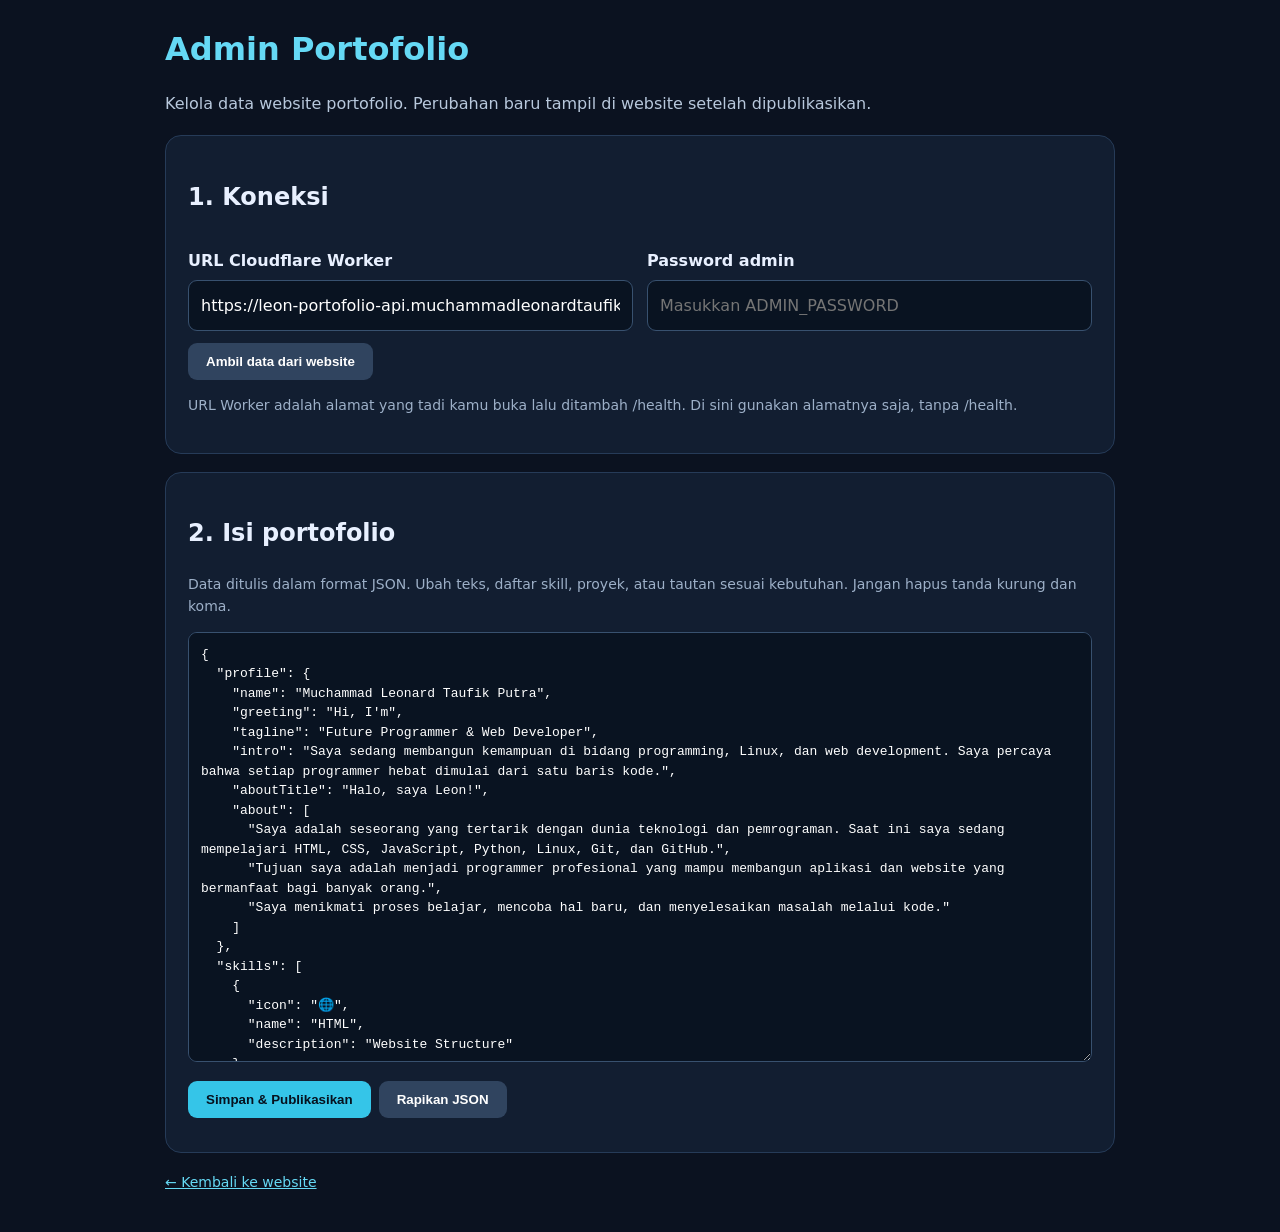
<file: admin/index.html>
<!doctype html>
<html lang="id"><head><meta charset="utf-8"><meta name="viewport" content="width=device-width,initial-scale=1"><title>Admin Portofolio Leon</title>
<style>
*{box-sizing:border-box}body{margin:0;background:#0b1220;color:#e8f0ff;font:16px/1.6 system-ui,Arial;padding:24px}.wrap{max-width:950px;margin:auto}.card{background:#121e31;border:1px solid #263b58;border-radius:16px;padding:22px;margin:18px 0}h1{margin:0 0 6px;color:#65d9f5}p{color:#b8c8dc}.grid{display:grid;grid-template-columns:1fr 1fr;gap:14px}label{display:block;font-weight:600;margin:12px 0 6px}input,textarea{width:100%;padding:12px;border:1px solid #38516f;border-radius:9px;background:#091321;color:#fff;font:inherit}textarea{min-height:430px;font:13px/1.5 ui-monospace,monospace}button{padding:11px 18px;border:0;border-radius:9px;background:#35c5e8;color:#06111e;font-weight:700;cursor:pointer;margin:12px 8px 0 0}button.secondary{background:#30445f;color:#fff}#status{margin-top:12px;color:#8fe6bb;white-space:pre-wrap}.hint{font-size:14px;color:#9db0c8}@media(max-width:650px){.grid{grid-template-columns:1fr}body{padding:14px}}
</style></head><body><main class="wrap"><h1>Admin Portofolio</h1><p>Kelola data website portofolio. Perubahan baru tampil di website setelah dipublikasikan.</p>
<section class="card"><h2>1. Koneksi</h2><div class="grid"><div><label for="api">URL Cloudflare Worker</label><input id="api" value="https://leon-portofolio-api.muchammadleonardtaufikputra.workers.dev" placeholder="https://nama-worker.username.workers.dev"></div><div><label for="password">Password admin</label><input id="password" type="password" placeholder="Masukkan ADMIN_PASSWORD"></div></div><button class="secondary" id="load">Ambil data dari website</button><p class="hint">URL Worker adalah alamat yang tadi kamu buka lalu ditambah /health. Di sini gunakan alamatnya saja, tanpa /health.</p></section>
<section class="card"><h2>2. Isi portofolio</h2><p class="hint">Data ditulis dalam format JSON. Ubah teks, daftar skill, proyek, atau tautan sesuai kebutuhan. Jangan hapus tanda kurung dan koma.</p><textarea id="editor" spellcheck="false"></textarea><button id="publish">Simpan & Publikasikan</button><button class="secondary" id="format">Rapikan JSON</button><div id="status" role="status"></div></section>
<p class="hint"><a href="../" style="color:#65d9f5">← Kembali ke website</a></p></main>
<script>
const $=id=>document.getElementById(id);
const starter="{\n  \"profile\": {\n    \"name\": \"Muchammad Leonard Taufik Putra\",\n    \"greeting\": \"Hi, I'm\",\n    \"tagline\": \"Future Programmer & Web Developer\",\n    \"intro\": \"Saya sedang membangun kemampuan di bidang programming, Linux, dan web development. Saya percaya bahwa setiap programmer hebat dimulai dari satu baris kode.\",\n    \"aboutTitle\": \"Halo, saya Leon!\",\n    \"about\": [\n      \"Saya adalah seseorang yang tertarik dengan dunia teknologi dan pemrograman. Saat ini saya sedang mempelajari HTML, CSS, JavaScript, Python, Linux, Git, dan GitHub.\",\n      \"Tujuan saya adalah menjadi programmer profesional yang mampu membangun aplikasi dan website yang bermanfaat bagi banyak orang.\",\n      \"Saya menikmati proses belajar, mencoba hal baru, dan menyelesaikan masalah melalui kode.\"\n    ]\n  },\n  \"skills\": [\n    {\n      \"icon\": \"🌐\",\n      \"name\": \"HTML\",\n      \"description\": \"Website Structure\"\n    },\n    {\n      \"icon\": \"🎨\",\n      \"name\": \"CSS\",\n      \"description\": \"Web Design\"\n    },\n    {\n      \"icon\": \"⚡\",\n      \"name\": \"JavaScript\",\n      \"description\": \"Web Interaction\"\n    },\n    {\n      \"icon\": \"🐍\",\n      \"name\": \"Python\",\n      \"description\": \"Programming\"\n    },\n    {\n      \"icon\": \"🐧\",\n      \"name\": \"Linux\",\n      \"description\": \"Operating System\"\n    },\n    {\n      \"icon\": \"🔧\",\n      \"name\": \"Git & GitHub\",\n      \"description\": \"Version Control\"\n    }\n  ],\n  \"projects\": [\n    {\n      \"icon\": \"💻\",\n      \"category\": \"WEB DEVELOPMENT\",\n      \"title\": \"Personal Portfolio\",\n      \"description\": \"Website portfolio pribadi menggunakan HTML, CSS, dan JavaScript.\",\n      \"tags\": [\n        \"HTML\",\n        \"CSS\",\n        \"JavaScript\"\n      ],\n      \"url\": \"\"\n    },\n    {\n      \"icon\": \"🐍\",\n      \"category\": \"PROGRAMMING\",\n      \"title\": \"Python Beginner\",\n      \"description\": \"Kumpulan latihan Python untuk memahami dasar-dasar pemrograman.\",\n      \"tags\": [\n        \"Python\",\n        \"Linux\"\n      ],\n      \"url\": \"\"\n    },\n    {\n      \"icon\": \"🐧\",\n      \"category\": \"SYSTEM\",\n      \"title\": \"Linux Learning\",\n      \"description\": \"Dokumentasi pembelajaran Linux, terminal, dan perintah dasar.\",\n      \"tags\": [\n        \"Linux\",\n        \"Terminal\"\n      ],\n      \"url\": \"\"\n    }\n  ],\n  \"contact\": {\n    \"description\": \"Saya terbuka untuk belajar, berkolaborasi, dan berbagi pengalaman.\",\n    \"github\": \"https://github.com/muchammadleonardtaufikputra-bot\"\n  }\n}";
$("editor").value=starter;
function api(){return $("api").value.trim().replace(/\/$/,"")}
function headers(){return {"authorization":"Bearer "+$("password").value,"content-type":"application/json"}}
$("load").onclick=async()=>{try{if(!api()||!$("password").value)throw Error("Isi URL Worker dan password admin dulu.");const r=await fetch(api()+"/portfolio",{headers:headers()});const d=await r.json();if(!r.ok)throw Error(d.error||"Gagal mengambil data.");$("editor").value=JSON.stringify(d.data ?? d,null,2);$("status").textContent="Data berhasil dimuat dari GitHub."}catch(e){$("status").textContent="Gagal: "+e.message}};
$("format").onclick=()=>{try{$("editor").value=JSON.stringify(JSON.parse($("editor").value),null,2);$("status").textContent="JSON berhasil dirapikan."}catch(e){$("status").textContent="JSON belum valid: "+e.message}};
$("publish").onclick=async()=>{try{if(!api()||!$("password").value)throw Error("Isi URL Worker dan password admin dulu.");const body=JSON.parse($("editor").value);const r=await fetch(api()+"/portfolio",{method:"PUT",headers:headers(),body:JSON.stringify({data:body})});const d=await r.json();if(!r.ok)throw Error(d.error||"Gagal menyimpan.");$("status").textContent="Berhasil! Data tersimpan di GitHub. Tunggu website selesai diperbarui, lalu muat ulang halaman portofolio."}catch(e){$("status").textContent="Gagal: "+e.message}};
</script></body></html>
</file>
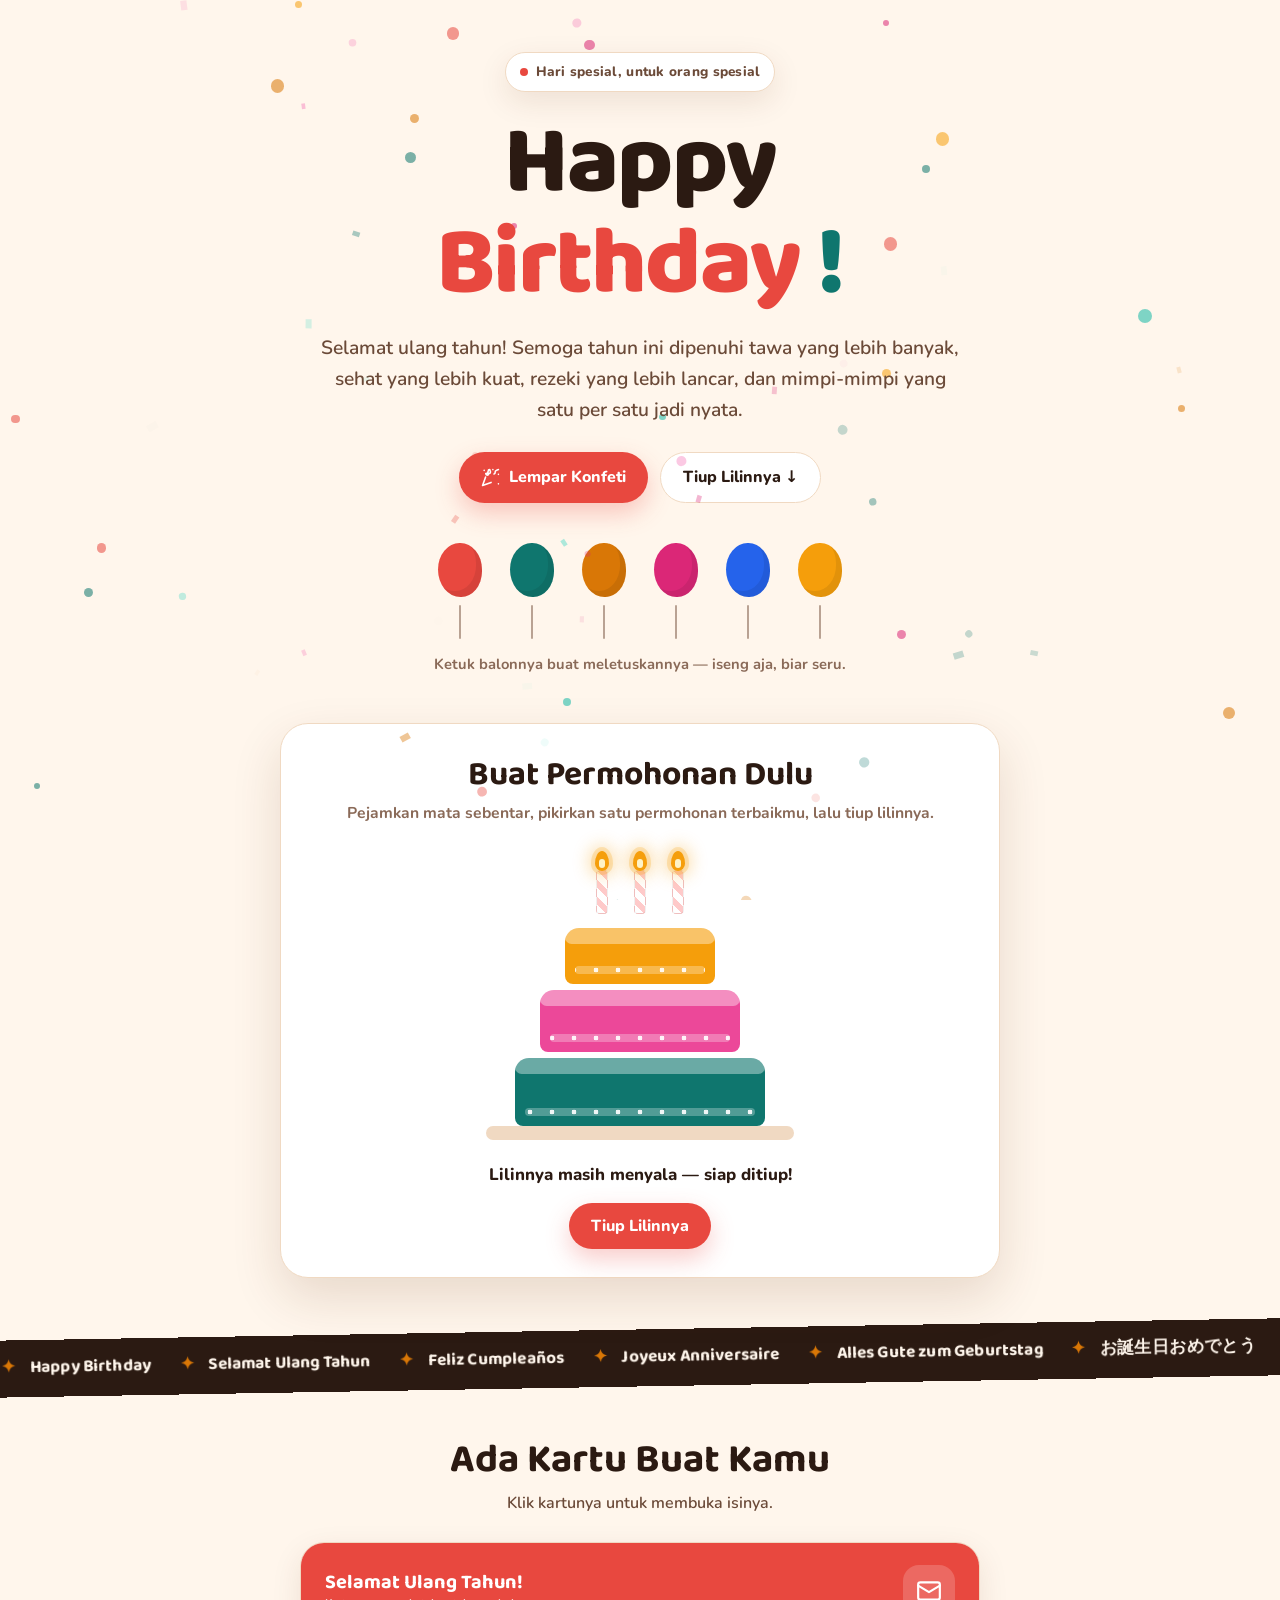
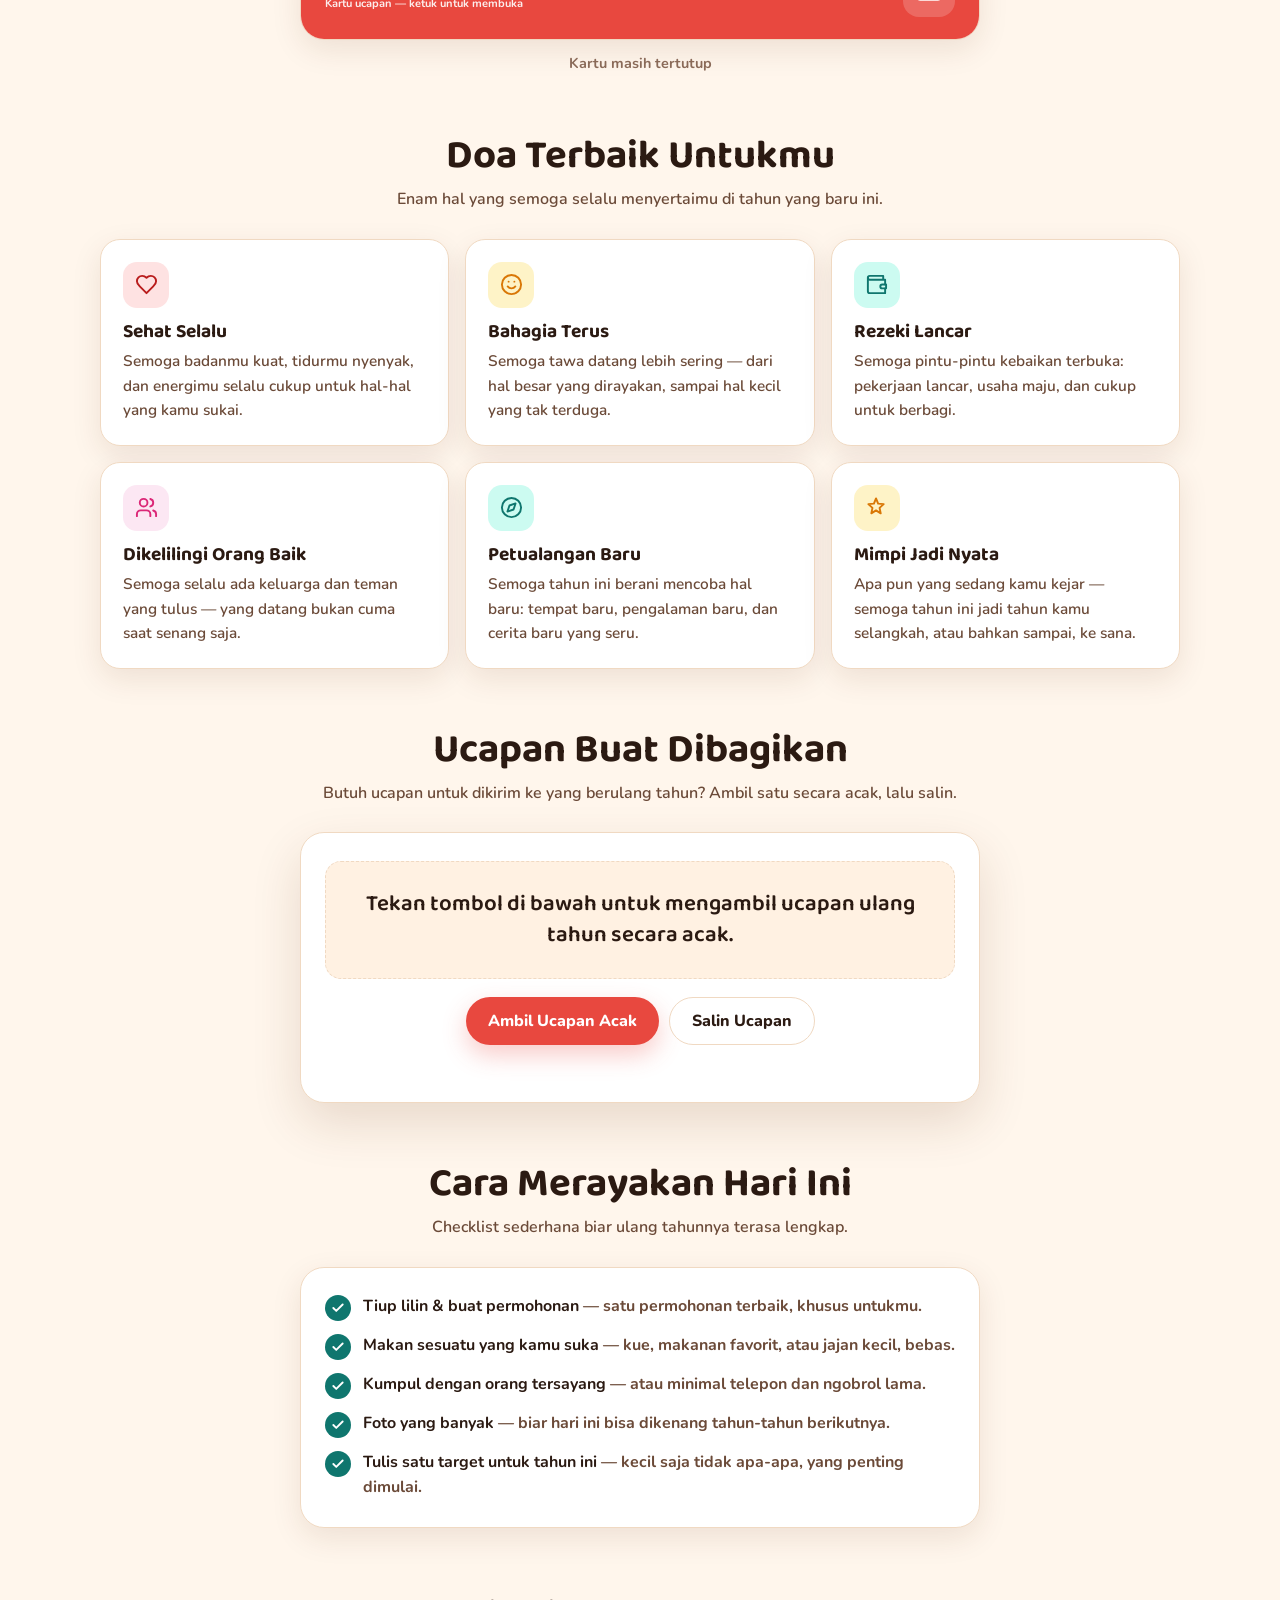
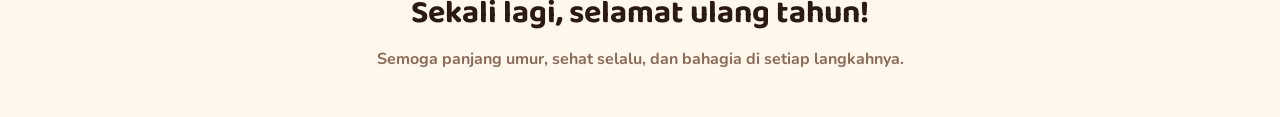
<file: birthday/index.html>
<!doctype html>
<html lang="id">
  <head>
    <meta charset="utf-8" />
    <meta name="viewport" content="width=device-width, initial-scale=1, viewport-fit=cover" />
    <meta name="color-scheme" content="light dark" />
    <link rel="icon" href="data:," />
    <title>Happy Birthday</title>
    <link rel="preconnect" href="https://fonts.googleapis.com">
    <link rel="preconnect" href="https://fonts.gstatic.com" crossorigin>
    <link href="https://fonts.googleapis.com/css2?family=Baloo+2:wght@500;600;700;800&family=Nunito:ital,wght@0,400;0,600;0,700;0,800;1,400&display=swap" rel="stylesheet">
    <style>
      :root{
        --bg:#FFF6EC;
        --bg-soft:#FFEEDD;
        --surface:#FFFFFF;
        --surface-2:#FFF1E2;
        --ink:#2B1A12;
        --ink-soft:#6B4A38;
        --muted:#8A6A58;
        --line:#F0D9C2;
        --coral:#E8483F;
        --coral-dark:#C9332B;
        --teal:#0F766E;
        --teal-soft:#CCFBF1;
        --gold:#D97706;
        --gold-soft:#FEF3C7;
        --pink:#DB2777;
        --pink-soft:#FCE7F3;
        --shadow:0 10px 30px rgba(90,40,10,.10);
        --shadow-lg:0 20px 50px rgba(90,40,10,.14);
      }
      @media (prefers-color-scheme: dark){
        :root{
          --bg:#1A1210;
          --bg-soft:#241813;
          --surface:#2A1D18;
          --surface-2:#33241D;
          --ink:#FFF3E6;
          --ink-soft:#E8CFC0;
          --muted:#B99A88;
          --line:#453028;
          --coral:#FF6B61;
          --coral-dark:#FF8A80;
          --teal:#2DD4BF;
          --teal-soft:#134E4A;
          --gold:#FBBF24;
          --gold-soft:#451A03;
          --pink:#F472B6;
          --pink-soft:#500724;
          --shadow:0 10px 30px rgba(0,0,0,.35);
          --shadow-lg:0 20px 50px rgba(0,0,0,.45);
        }
      }
      *{box-sizing:border-box}
      [hidden]{display:none !important}
      html{scroll-behavior:smooth}
      body{
        margin:0;
        font-family:"Nunito",system-ui,-apple-system,Segoe UI,Roboto,sans-serif;
        background:var(--bg);
        color:var(--ink);
        line-height:1.6;
        overflow-x:hidden;
      }
      button,[role="button"]{min-height:44px}
      a{color:inherit}
      .wrap{max-width:1080px;margin:0 auto;padding:0 20px}
      h1,h2,h3{font-family:"Baloo 2",system-ui,sans-serif;line-height:1.05;margin:0}
      p{margin:0}

      /* confetti canvas */
      #confettiCanvas{position:fixed;inset:0;width:100%;height:100%;pointer-events:none;z-index:60}

      /* floating dots background */
      .dots{position:fixed;inset:0;pointer-events:none;z-index:0;overflow:hidden}
      .dots i{position:absolute;border-radius:999px;opacity:.55;animation:floaty linear infinite}
      @keyframes floaty{0%{transform:translateY(20px)}50%{transform:translateY(-18px)}100%{transform:translateY(20px)}}
      @media (prefers-reduced-motion: reduce){
        .dots i{animation:none}
        *{scroll-behavior:auto !important}
      }

      /* HERO */
      .hero{position:relative;z-index:1;padding:52px 0 28px;text-align:center}
      .eyebrow{
        display:inline-flex;align-items:center;gap:8px;
        background:var(--surface);border:1px solid var(--line);
        padding:8px 14px;border-radius:999px;
        font-weight:800;font-size:.85rem;letter-spacing:.02em;color:var(--ink-soft);
        box-shadow:var(--shadow);
      }
      .eyebrow .dot{width:8px;height:8px;border-radius:999px;background:var(--coral);flex:none}
      .hero h1{
        margin-top:22px;
        font-size:clamp(52px,10vw,96px);
        font-weight:800;
        letter-spacing:-.02em;
      }
      .hero h1 .accent{color:var(--coral)}
      .hero h1 .accent2{color:var(--teal)}
      .hero-sub{
        margin:18px auto 0;max-width:640px;
        font-size:clamp(1.02rem,2.4vw,1.2rem);color:var(--ink-soft);font-weight:600;
      }
      .hero-actions{display:flex;gap:12px;justify-content:center;flex-wrap:wrap;margin-top:26px}
      .btn{
        appearance:none;border:0;cursor:pointer;
        font-family:inherit;font-weight:800;font-size:1rem;
        padding:12px 22px;border-radius:999px;
        display:inline-flex;align-items:center;gap:9px;justify-content:center;
        transition:transform .15s ease, background .15s ease, box-shadow .15s ease;
        text-decoration:none;
      }
      .btn:active{transform:scale(.97)}
      .btn-primary{background:var(--coral);color:#fff;box-shadow:0 10px 24px rgba(232,72,63,.28)}
      .btn-primary:hover{background:var(--coral-dark)}
      .btn-ghost{background:var(--surface);color:var(--ink);border:1.5px solid var(--line)}
      .btn-ghost:hover{border-color:var(--coral);color:var(--coral)}
      .btn-teal{background:var(--teal);color:#fff}
      @media (prefers-color-scheme: dark){ .btn-teal{color:#04201C} .btn-primary{color:#2B0A08} }

      /* balloons row */
      .balloons{display:flex;justify-content:center;gap:10px;margin-top:34px;flex-wrap:wrap}
      .balloon{
        width:62px;height:108px;background:transparent;border:0;cursor:pointer;padding:6px;
        display:flex;flex-direction:column;align-items:center;
      }
      .balloon .b-body{
        width:44px;height:54px;border-radius:50% 50% 48% 52%;
        position:relative;flex:none;
        transition:transform .18s ease, opacity .18s ease;
        box-shadow:inset -6px -6px 0 rgba(0,0,0,.08);
      }
      .balloon .b-body::after{
        content:"";position:absolute;left:50%;bottom:-7px;transform:translateX(-50%);
        border-left:5px solid transparent;border-right:5px solid transparent;border-bottom:7px solid inherit;
      }
      .balloon .b-string{width:2px;height:34px;background:var(--muted);opacity:.6;margin-top:8px;border-radius:2px}
      .balloon:hover .b-body{transform:scale(1.08) rotate(-3deg)}
      .balloon.popped .b-body{transform:scale(1.6);opacity:0}
      .balloon.popped .b-string{opacity:0}
      .pop-note{margin-top:8px;font-size:.92rem;color:var(--muted);font-weight:700;min-height:1.4em}
      .pop-note strong{color:var(--coral)}

      /* CAKE */
      .cake-section{position:relative;z-index:1;padding:18px 0 8px}
      .cake-card{
        background:var(--surface);border:1px solid var(--line);border-radius:28px;
        box-shadow:var(--shadow-lg);padding:34px 22px 28px;text-align:center;max-width:720px;margin:0 auto;
      }
      .cake-card h2{font-size:clamp(1.6rem,4vw,2.1rem)}
      .cake-card .hint{color:var(--muted);font-weight:700;margin-top:8px;font-size:.98rem}
      .cake-stage{display:flex;justify-content:center;padding:102px 0 6px}
      .cake{position:relative;width:280px;max-width:82vw}
      .plate{height:14px;background:var(--line);border-radius:999px;margin:0 -14px}
      .tier{margin:0 auto;border-radius:14px 14px 8px 8px;position:relative}
      .tier-1{width:150px;height:56px;background:#F59E0B;margin-top:0}
      .tier-2{width:200px;height:62px;background:#EC4899;margin-top:6px}
      .tier-3{width:250px;height:68px;background:#0F766E;margin-top:6px}
      @media (prefers-color-scheme: dark){
        .tier-1{background:#B45309}.tier-2{background:#9D174D}.tier-3{background:#115E59}
      }
      .tier::before{
        content:"";position:absolute;left:0;right:0;top:0;height:16px;
        background:rgba(255,255,255,.38);border-radius:14px 14px 10px 10px;
      }
      .tier::after{
        content:"";position:absolute;left:10px;right:10px;bottom:10px;height:8px;border-radius:999px;
        background:rgba(255,255,255,.28);
        background-image:radial-gradient(circle, rgba(255,255,255,.9) 2.2px, transparent 2.6px);
        background-size:22px 8px;background-repeat:repeat-x;background-position:center;
      }
      .candles{position:absolute;left:50%;transform:translateX(-50%);top:-58px;display:flex;gap:26px;z-index:2}
      .candle{width:12px;height:44px;border-radius:4px;position:relative;cursor:pointer;background:repeating-linear-gradient(45deg,#fff 0 6px,#FECACA 6px 12px);border:1px solid rgba(0,0,0,.06)}
      .candle .flame{
        position:absolute;left:50%;top:-20px;transform:translateX(-50%);
        width:14px;height:20px;border-radius:50% 50% 50% 50% / 62% 62% 38% 38%;
        background:#F59E0B;box-shadow:0 0 0 4px rgba(245,158,11,.22), 0 0 18px 4px rgba(245,158,11,.45);
        transform-origin:50% 100%;
        animation:flicker .9s ease-in-out infinite alternate;
      }
      .candle .flame::after{content:"";position:absolute;left:50%;bottom:3px;transform:translateX(-50%);width:6px;height:9px;border-radius:999px;background:#FEF3C7}
      @keyframes flicker{from{transform:translateX(-50%) scaleY(1) rotate(-2deg)}to{transform:translateX(-50%) scaleY(1.12) rotate(2deg)}}
      .cake.blown .candle .flame{opacity:0;transform:translateX(-50%) scale(.3);animation:none;transition:opacity .25s ease, transform .25s ease}
      .candle .smoke{position:absolute;left:50%;top:-24px;transform:translateX(-50%);width:8px;height:8px;border-radius:999px;background:var(--muted);opacity:0}
      .cake.blown .candle .smoke{animation:smokeUp 1.2s ease forwards}
      @keyframes smokeUp{0%{opacity:.55;transform:translate(-50%,0) scale(1)}100%{opacity:0;transform:translate(-30%,-26px) scale(2)}}
      @media (prefers-reduced-motion: reduce){ .candle .flame{animation:none} }
      .wish-status{margin-top:16px;font-weight:800;font-size:1.05rem;min-height:1.6em}
      .wish-status.done{color:var(--teal)}
      .cake-actions{display:flex;gap:10px;justify-content:center;flex-wrap:wrap;margin-top:14px}

      /* MARQUEE */
      .marquee-band{margin:44px 0 0;background:var(--ink);color:var(--bg);overflow:hidden;padding:14px 0;transform:rotate(-1deg) scale(1.02)}
      .marquee-track{display:flex;gap:0;width:max-content;animation:scrollX 26s linear infinite}
      .marquee-track span{white-space:nowrap;font-family:"Baloo 2",sans-serif;font-weight:700;font-size:1.05rem;padding:0 14px}
      .marquee-track span i{font-style:normal;color:var(--gold);padding-right:14px}
      @keyframes scrollX{from{transform:translateX(0)}to{transform:translateX(-50%)}}
      @media (prefers-reduced-motion: reduce){ .marquee-track{animation:none} }

      /* SECTIONS */
      section.block{position:relative;z-index:1;padding:54px 0 6px}
      .section-head{max-width:680px;margin:0 auto 26px;text-align:center}
      .section-head h2{font-size:clamp(1.8rem,5vw,2.5rem)}
      .section-head p{margin-top:10px;color:var(--ink-soft);font-weight:600}

      /* letter / card */
      .letter-wrap{max-width:680px;margin:0 auto}
      .envelope{
        width:100%;text-align:left;cursor:pointer;border:1px solid var(--line);
        background:var(--surface);border-radius:24px;padding:0;overflow:hidden;box-shadow:var(--shadow);
        font-family:inherit;color:var(--ink);
      }
      .env-top{
        background:var(--coral);color:#fff;padding:22px 24px;
        display:flex;align-items:center;justify-content:space-between;gap:14px;
      }
      .env-top strong{font-family:"Baloo 2",sans-serif;font-size:1.25rem;display:block;line-height:1.2}
      .env-top small{opacity:.9;font-weight:700}
      .env-icon{width:52px;height:52px;flex:none;border-radius:16px;background:rgba(255,255,255,.18);display:grid;place-items:center}
      .env-body{padding:24px;display:none}
      .envelope.open .env-body{display:block}
      .env-body p{color:var(--ink-soft);font-weight:600;margin-bottom:12px}
      .env-body p:last-child{margin-bottom:0}
      .env-body .sign{font-family:"Baloo 2",sans-serif;font-size:1.15rem;color:var(--ink)}
      .tap-hint{text-align:center;color:var(--muted);font-weight:700;font-size:.9rem;margin-top:12px}

      /* wishes grid */
      .grid{display:grid;grid-template-columns:repeat(3,1fr);gap:16px}
      @media (max-width:820px){ .grid{grid-template-columns:repeat(2,1fr)} }
      @media (max-width:520px){ .grid{grid-template-columns:1fr} }
      .wish-card{
        background:var(--surface);border:1px solid var(--line);border-radius:20px;padding:22px;
        box-shadow:var(--shadow);
      }
      .wish-card .ic{width:46px;height:46px;border-radius:14px;display:grid;place-items:center;margin-bottom:14px}
      .ic-coral{background:#FEE2E2;color:#B91C1C}
      .ic-teal{background:var(--teal-soft);color:var(--teal)}
      .ic-gold{background:var(--gold-soft);color:var(--gold)}
      .ic-pink{background:var(--pink-soft);color:var(--pink)}
      @media (prefers-color-scheme: dark){
        .ic-coral{background:#450A0A;color:#FCA5A5}
      }
      .wish-card h3{font-size:1.2rem;margin-bottom:7px}
      .wish-card p{color:var(--ink-soft);font-weight:600;font-size:.96rem}

      /* generator */
      .generator{
        max-width:680px;margin:0 auto;background:var(--surface);border:1px solid var(--line);
        border-radius:24px;box-shadow:var(--shadow-lg);padding:28px 24px;text-align:center;
      }
      .gen-box{
        background:var(--surface-2);border:1.5px dashed var(--line);border-radius:16px;
        padding:22px 18px;min-height:118px;display:flex;align-items:center;justify-content:center;
      }
      .gen-box p{font-family:"Baloo 2",sans-serif;font-size:clamp(1.15rem,3.4vw,1.4rem);line-height:1.4;font-weight:600}
      .gen-actions{display:flex;gap:10px;justify-content:center;flex-wrap:wrap;margin-top:18px}
      .copied-note{margin-top:10px;font-size:.9rem;font-weight:800;color:var(--teal);min-height:1.3em}

      /* party checklist styled list */
      .party{max-width:680px;margin:0 auto;background:var(--surface);border:1px solid var(--line);border-radius:24px;padding:26px 24px;box-shadow:var(--shadow)}
      .party ul{list-style:none;margin:0;padding:0;display:grid;gap:12px}
      .party li{display:flex;gap:12px;align-items:flex-start;font-weight:700;color:var(--ink-soft)}
      .party li b{color:var(--ink)}
      .check{width:26px;height:26px;flex:none;border-radius:999px;background:var(--teal);color:#fff;display:grid;place-items:center;margin-top:1px}
      @media (prefers-color-scheme: dark){ .check{color:#04201C} }

      footer{position:relative;z-index:1;text-align:center;padding:54px 20px 44px;color:var(--muted);font-weight:700}
      footer .big{font-family:"Baloo 2",sans-serif;font-size:clamp(1.5rem,4.5vw,2rem);color:var(--ink);margin-bottom:8px}
    </style>
  </head>
  <body>
    <canvas id="confettiCanvas" aria-hidden="true"></canvas>
    <div class="dots" id="dots" aria-hidden="true"></div>

    <!-- HERO -->
    <header class="hero wrap">
      <span class="eyebrow"><span class="dot"></span> Hari spesial, untuk orang spesial</span>
      <h1>Happy<br><span class="accent">Birthday</span> <span class="accent2">!</span></h1>
      <p class="hero-sub">Selamat ulang tahun! Semoga tahun ini dipenuhi tawa yang lebih banyak, sehat yang lebih kuat, rezeki yang lebih lancar, dan mimpi-mimpi yang satu per satu jadi nyata.</p>
      <div class="hero-actions">
        <button class="btn btn-primary" id="confettiBtn" type="button">
          <svg width="19" height="19" viewBox="0 0 24 24" fill="none" stroke="currentColor" stroke-width="2" stroke-linecap="round" stroke-linejoin="round" aria-hidden="true"><path d="M5.8 11.3 2 22l10.7-3.8"/><path d="M4 3h.01M22 8h.01M15 2h.01M22 20h.01M22 2l-2.24.75a2.9 2.9 0 0 0-1.96 3.12c.1.86-.57 1.63-1.45 1.63"/><path d="M11 2a2 2 0 0 0-2 2c0 1.66-1.34 3-3 3a2 2 0 1 0 4 0 2 2 0 0 0 2-2Z"/></svg>
          Lempar Konfeti
        </button>
        <a class="btn btn-ghost" href="#kue">Tiup Lilinnya ↓</a>
      </div>

      <div class="balloons" id="balloons" role="group" aria-label="Balon yang bisa dipecahkan"></div>
      <p class="pop-note" id="popNote">Ketuk balonnya buat meletuskannya — iseng aja, biar seru.</p>
    </header>

    <!-- CAKE -->
    <div class="cake-section wrap" id="kue">
      <div class="cake-card">
        <h2>Buat Permohonan Dulu</h2>
        <p class="hint">Pejamkan mata sebentar, pikirkan satu permohonan terbaikmu, lalu tiup lilinnya.</p>

        <div class="cake-stage">
          <div class="cake" id="cake">
            <div class="candles" aria-hidden="true">
              <div class="candle"><span class="flame"></span><span class="smoke"></span></div>
              <div class="candle"><span class="flame"></span><span class="smoke"></span></div>
              <div class="candle"><span class="flame"></span><span class="smoke"></span></div>
            </div>
            <div class="tier tier-1"></div>
            <div class="tier tier-2"></div>
            <div class="tier tier-3"></div>
            <div class="plate"></div>
          </div>
        </div>

        <p class="wish-status" id="wishStatus">Lilinnya masih menyala — siap ditiup!</p>
        <div class="cake-actions">
          <button class="btn btn-primary" id="blowBtn" type="button">Tiup Lilinnya</button>
          <button class="btn btn-ghost" id="relightBtn" type="button" hidden>Nyalakan Lagi</button>
        </div>
      </div>
    </div>

    <!-- MARQUEE -->
    <div class="marquee-band" aria-hidden="true">
      <div class="marquee-track" id="marqueeTrack"></div>
    </div>

    <!-- LETTER -->
    <section class="block wrap">
      <div class="section-head">
        <h2>Ada Kartu Buat Kamu</h2>
        <p>Klik kartunya untuk membuka isinya.</p>
      </div>
      <div class="letter-wrap">
        <button class="envelope" id="envelope" type="button" aria-expanded="false">
          <span class="env-top">
            <span>
              <strong>Selamat Ulang Tahun!</strong>
              <small>Kartu ucapan — ketuk untuk membuka</small>
            </span>
            <span class="env-icon" aria-hidden="true">
              <svg width="26" height="26" viewBox="0 0 24 24" fill="none" stroke="currentColor" stroke-width="2" stroke-linecap="round" stroke-linejoin="round"><rect x="2" y="4" width="20" height="16" rx="2"/><path d="m22 7-10 6L2 7"/></svg>
            </span>
          </span>
          <span class="env-body">
            <p>Di hari istimewamu ini, semoga kamu dikelilingi orang-orang yang sayang sama kamu, makanan enak, dan alasan-alasan baru untuk tersenyum.</p>
            <p>Terima kasih sudah jadi kamu — dengan semua cerita, perjuangan, dan pencapaianmu sampai hari ini. Tahun yang baru ini semoga lebih ringan, lebih berani, dan lebih bahagia dari tahun sebelumnya.</p>
            <p>Jangan lupa traktir diri sendiri sesuatu yang enak hari ini. Kamu pantas merayakannya.</p>
            <p class="sign">Sekali lagi — happy birthday!</p>
          </span>
        </button>
        <p class="tap-hint" id="envHint">Kartu masih tertutup</p>
      </div>
    </section>

    <!-- WISHES -->
    <section class="block wrap">
      <div class="section-head">
        <h2>Doa Terbaik Untukmu</h2>
        <p>Enam hal yang semoga selalu menyertaimu di tahun yang baru ini.</p>
      </div>
      <div class="grid">
        <article class="wish-card">
          <div class="ic ic-coral"><svg width="23" height="23" viewBox="0 0 24 24" fill="none" stroke="currentColor" stroke-width="2" stroke-linecap="round" stroke-linejoin="round"><path d="M19 14c1.49-1.46 3-3.21 3-5.5A5.5 5.5 0 0 0 16.5 3c-1.76 0-3 .5-4.5 2-1.5-1.5-2.74-2-4.5-2A5.5 5.5 0 0 0 2 8.5c0 2.3 1.5 4.05 3 5.5l7 7Z"/></svg></div>
          <h3>Sehat Selalu</h3>
          <p>Semoga badanmu kuat, tidurmu nyenyak, dan energimu selalu cukup untuk hal-hal yang kamu sukai.</p>
        </article>
        <article class="wish-card">
          <div class="ic ic-gold"><svg width="23" height="23" viewBox="0 0 24 24" fill="none" stroke="currentColor" stroke-width="2" stroke-linecap="round" stroke-linejoin="round"><circle cx="12" cy="12" r="10"/><path d="M8 14s1.5 2 4 2 4-2 4-2"/><line x1="9" y1="9" x2="9.01" y2="9"/><line x1="15" y1="9" x2="15.01" y2="9"/></svg></div>
          <h3>Bahagia Terus</h3>
          <p>Semoga tawa datang lebih sering — dari hal besar yang dirayakan, sampai hal kecil yang tak terduga.</p>
        </article>
        <article class="wish-card">
          <div class="ic ic-teal"><svg width="23" height="23" viewBox="0 0 24 24" fill="none" stroke="currentColor" stroke-width="2" stroke-linecap="round" stroke-linejoin="round"><path d="M21 12V7H5a2 2 0 0 1 0-4h14v4"/><path d="M3 5v14a2 2 0 0 0 2 2h16v-5"/><path d="M18 12a2 2 0 0 0 0 4h4v-4Z"/></svg></div>
          <h3>Rezeki Lancar</h3>
          <p>Semoga pintu-pintu kebaikan terbuka: pekerjaan lancar, usaha maju, dan cukup untuk berbagi.</p>
        </article>
        <article class="wish-card">
          <div class="ic ic-pink"><svg width="23" height="23" viewBox="0 0 24 24" fill="none" stroke="currentColor" stroke-width="2" stroke-linecap="round" stroke-linejoin="round"><path d="M16 21v-2a4 4 0 0 0-4-4H6a4 4 0 0 0-4 4v2"/><circle cx="9" cy="7" r="4"/><path d="M22 21v-2a4 4 0 0 0-3-3.87"/><path d="M16 3.13a4 4 0 0 1 0 7.75"/></svg></div>
          <h3>Dikelilingi Orang Baik</h3>
          <p>Semoga selalu ada keluarga dan teman yang tulus — yang datang bukan cuma saat senang saja.</p>
        </article>
        <article class="wish-card">
          <div class="ic ic-teal"><svg width="23" height="23" viewBox="0 0 24 24" fill="none" stroke="currentColor" stroke-width="2" stroke-linecap="round" stroke-linejoin="round"><circle cx="12" cy="12" r="10"/><polygon points="16.24 7.76 14.12 14.12 7.76 16.24 9.88 9.88 16.24 7.76"/></svg></div>
          <h3>Petualangan Baru</h3>
          <p>Semoga tahun ini berani mencoba hal baru: tempat baru, pengalaman baru, dan cerita baru yang seru.</p>
        </article>
        <article class="wish-card">
          <div class="ic ic-gold"><svg width="23" height="23" viewBox="0 0 24 24" fill="none" stroke="currentColor" stroke-width="2" stroke-linecap="round" stroke-linejoin="round"><path d="M11.5 2.5 13.7 8l5.8.5-4.3 3.9 1.2 5.7L11.5 15l-4.9 3.1 1.2-5.7L3.5 8.5 9.3 8Z"/></svg></div>
          <h3>Mimpi Jadi Nyata</h3>
          <p>Apa pun yang sedang kamu kejar — semoga tahun ini jadi tahun kamu selangkah, atau bahkan sampai, ke sana.</p>
        </article>
      </div>
    </section>

    <!-- GENERATOR -->
    <section class="block wrap">
      <div class="section-head">
        <h2>Ucapan Buat Dibagikan</h2>
        <p>Butuh ucapan untuk dikirim ke yang berulang tahun? Ambil satu secara acak, lalu salin.</p>
      </div>
      <div class="generator">
        <div class="gen-box"><p id="genText">Tekan tombol di bawah untuk mengambil ucapan ulang tahun secara acak.</p></div>
        <div class="gen-actions">
          <button class="btn btn-primary" id="genBtn" type="button">Ambil Ucapan Acak</button>
          <button class="btn btn-ghost" id="copyBtn" type="button">Salin Ucapan</button>
        </div>
        <p class="copied-note" id="copiedNote" aria-live="polite"></p>
      </div>
    </section>

    <!-- PARTY LIST -->
    <section class="block wrap">
      <div class="section-head">
        <h2>Cara Merayakan Hari Ini</h2>
        <p>Checklist sederhana biar ulang tahunnya terasa lengkap.</p>
      </div>
      <div class="party">
        <ul>
          <li><span class="check"><svg width="14" height="14" viewBox="0 0 24 24" fill="none" stroke="currentColor" stroke-width="3.2" stroke-linecap="round" stroke-linejoin="round"><path d="M20 6 9 17l-5-5"/></svg></span><span><b>Tiup lilin &amp; buat permohonan</b> — satu permohonan terbaik, khusus untukmu.</span></li>
          <li><span class="check"><svg width="14" height="14" viewBox="0 0 24 24" fill="none" stroke="currentColor" stroke-width="3.2" stroke-linecap="round" stroke-linejoin="round"><path d="M20 6 9 17l-5-5"/></svg></span><span><b>Makan sesuatu yang kamu suka</b> — kue, makanan favorit, atau jajan kecil, bebas.</span></li>
          <li><span class="check"><svg width="14" height="14" viewBox="0 0 24 24" fill="none" stroke="currentColor" stroke-width="3.2" stroke-linecap="round" stroke-linejoin="round"><path d="M20 6 9 17l-5-5"/></svg></span><span><b>Kumpul dengan orang tersayang</b> — atau minimal telepon dan ngobrol lama.</span></li>
          <li><span class="check"><svg width="14" height="14" viewBox="0 0 24 24" fill="none" stroke="currentColor" stroke-width="3.2" stroke-linecap="round" stroke-linejoin="round"><path d="M20 6 9 17l-5-5"/></svg></span><span><b>Foto yang banyak</b> — biar hari ini bisa dikenang tahun-tahun berikutnya.</span></li>
          <li><span class="check"><svg width="14" height="14" viewBox="0 0 24 24" fill="none" stroke="currentColor" stroke-width="3.2" stroke-linecap="round" stroke-linejoin="round"><path d="M20 6 9 17l-5-5"/></svg></span><span><b>Tulis satu target untuk tahun ini</b> — kecil saja tidak apa-apa, yang penting dimulai.</span></li>
        </ul>
      </div>
    </section>

    <footer>
      <p class="big">Sekali lagi, selamat ulang tahun!</p>
      <p>Semoga panjang umur, sehat selalu, dan bahagia di setiap langkahnya.</p>
    </footer>

    <script>
      (function(){
        "use strict";
        var reduced = window.matchMedia && window.matchMedia("(prefers-reduced-motion: reduce)").matches;

        /* ---------- background dots ---------- */
        var dotsWrap = document.getElementById("dots");
        var dotColors = ["#E8483F","#0F766E","#D97706","#DB2777","#F59E0B","#14B8A6"];
        for (var i=0;i<22;i++){
          var d = document.createElement("i");
          var size = 5 + Math.random()*9;
          d.style.width = size+"px"; d.style.height = size+"px";
          d.style.left = (Math.random()*100)+"%";
          d.style.top = (Math.random()*100)+"%";
          d.style.background = dotColors[i % dotColors.length];
          d.style.animationDuration = (5 + Math.random()*6)+"s";
          d.style.animationDelay = (-Math.random()*6)+"s";
          dotsWrap.appendChild(d);
        }

        /* ---------- confetti ---------- */
        var canvas = document.getElementById("confettiCanvas");
        var ctx = canvas.getContext("2d");
        var particles = [];
        var rafId = null;
        function sizeCanvas(){
          canvas.width = window.innerWidth;
          canvas.height = window.innerHeight;
        }
        sizeCanvas();
        window.addEventListener("resize", sizeCanvas);

        function burst(x, y, count){
          if (reduced) return;
          var colors = ["#E8483F","#0F766E","#D97706","#DB2777","#FBBF24","#2DD4BF","#F472B6"];
          for (var j=0;j<count;j++){
            var angle = Math.random()*Math.PI*2;
            var speed = 3 + Math.random()*8;
            particles.push({
              x: x, y: y,
              vx: Math.cos(angle)*speed,
              vy: Math.sin(angle)*speed - 4,
              size: 5 + Math.random()*6,
              color: colors[Math.floor(Math.random()*colors.length)],
              rot: Math.random()*Math.PI,
              vr: (Math.random()-.5)*.3,
              life: 1,
              decay: .008 + Math.random()*.008,
              circle: Math.random() > .5
            });
          }
          if (!rafId) tick();
        }
        function tick(){
          ctx.clearRect(0,0,canvas.width,canvas.height);
          particles = particles.filter(function(p){ return p.life > 0 && p.y < canvas.height + 30; });
          particles.forEach(function(p){
            p.vy += .16; p.vx *= .99; p.vy *= .995;
            p.x += p.vx; p.y += p.vy; p.rot += p.vr; p.life -= p.decay;
            ctx.save();
            ctx.globalAlpha = Math.max(p.life, 0);
            ctx.translate(p.x, p.y); ctx.rotate(p.rot);
            ctx.fillStyle = p.color;
            if (p.circle){ ctx.beginPath(); ctx.arc(0,0,p.size/2,0,Math.PI*2); ctx.fill(); }
            else { ctx.fillRect(-p.size/2, -p.size/3, p.size, p.size*.66); }
            ctx.restore();
          });
          if (particles.length){ rafId = requestAnimationFrame(tick); }
          else { rafId = null; ctx.clearRect(0,0,canvas.width,canvas.height); }
        }
        function burstFromElement(el, count){
          var r = el.getBoundingClientRect();
          burst(r.left + r.width/2, r.top + r.height/2, count || 90);
        }

        document.getElementById("confettiBtn").addEventListener("click", function(){
          burst(window.innerWidth/2, window.innerHeight*0.28, 130);
          setTimeout(function(){ burst(window.innerWidth*0.22, window.innerHeight*0.35, 70); }, 120);
          setTimeout(function(){ burst(window.innerWidth*0.78, window.innerHeight*0.35, 70); }, 240);
        });

        /* ---------- balloons ---------- */
        var balloonColors = ["#E8483F","#0F766E","#D97706","#DB2777","#2563EB","#F59E0B"];
        var balloonsWrap = document.getElementById("balloons");
        var popNote = document.getElementById("popNote");
        var popped = 0, totalBalloons = 6;
        function makeBalloon(idx){
          var b = document.createElement("button");
          b.type = "button";
          b.className = "balloon";
          b.setAttribute("aria-label", "Balon " + (idx+1) + " — ketuk untuk meletuskan");
          var body = document.createElement("span");
          body.className = "b-body";
          body.style.background = balloonColors[idx % balloonColors.length];
          var str = document.createElement("span");
          str.className = "b-string";
          b.appendChild(body); b.appendChild(str);
          b.addEventListener("click", function(){
            if (b.classList.contains("popped")) return;
            b.classList.add("popped");
            popped++;
            burstFromElement(b, 26);
            if (popped >= totalBalloons){
              popNote.innerHTML = "Semua balon pecah! <strong>Selamat ulang tahun!</strong> Ketuk balon lagi sebentar lagi buat main ulang.";
              setTimeout(resetBalloons, 2600);
            } else {
              popNote.innerHTML = "Pop! <strong>" + popped + " dari " + totalBalloons + "</strong> balon sudah pecah.";
            }
          });
          return b;
        }
        function resetBalloons(){
          popped = 0;
          balloonsWrap.innerHTML = "";
          for (var k=0;k<totalBalloons;k++) balloonsWrap.appendChild(makeBalloon(k));
          popNote.textContent = "Balonnya sudah diganti yang baru — silakan dipecahkan lagi.";
        }
        for (var k2=0;k2<totalBalloons;k2++) balloonsWrap.appendChild(makeBalloon(k2));

        /* ---------- cake / candles ---------- */
        var cake = document.getElementById("cake");
        var blowBtn = document.getElementById("blowBtn");
        var relightBtn = document.getElementById("relightBtn");
        var wishStatus = document.getElementById("wishStatus");
        var wishLines = [
          "Hore, lilinnya padam! Semoga permohonanmu terkabul tahun ini.",
          "Lilin padam sempurna! Tahun ini pasti penuh kejutan baik.",
          "Berhasil! Semoga yang kamu impikan barusan segera jadi nyata."
        ];
        function blow(){
          if (cake.classList.contains("blown")) return;
          cake.classList.add("blown");
          wishStatus.textContent = wishLines[Math.floor(Math.random()*wishLines.length)];
          wishStatus.classList.add("done");
          blowBtn.hidden = true;
          relightBtn.hidden = false;
          burstFromElement(cake, 120);
        }
        function relight(){
          cake.classList.remove("blown");
          wishStatus.textContent = "Lilinnya menyala lagi — boleh buat permohonan satu lagi!";
          wishStatus.classList.remove("done");
          blowBtn.hidden = false;
          relightBtn.hidden = true;
        }
        blowBtn.addEventListener("click", blow);
        relightBtn.addEventListener("click", relight);
        cake.addEventListener("click", function(){ if (!cake.classList.contains("blown")) blow(); });

        /* ---------- marquee ---------- */
        var langs = [
          ["Happy Birthday","EN"],["Selamat Ulang Tahun","ID"],["Feliz Cumpleaños","ES"],
          ["Joyeux Anniversaire","FR"],["Alles Gute zum Geburtstag","DE"],["お誕生日おめでとう","JP"],
          ["생일 축하해요","KR"],["Buon Compleanno","IT"],["Feliz Aniversário","PT"],["عيد ميلاد سعيد","AR"]
        ];
        var track = document.getElementById("marqueeTrack");
        var html = "";
        for (var r=0;r<2;r++){
          langs.forEach(function(pair){ html += "<span><i>✦</i>" + pair[0] + "</span>"; });
        }
        track.innerHTML = html;

        /* ---------- envelope ---------- */
        var env = document.getElementById("envelope");
        var envHint = document.getElementById("envHint");
        env.addEventListener("click", function(){
          var open = env.classList.toggle("open");
          env.setAttribute("aria-expanded", open ? "true" : "false");
          envHint.textContent = open ? "Kartu sudah terbuka — selamat membaca!" : "Kartu masih tertutup";
          if (open) burstFromElement(env, 50);
        });

        /* ---------- generator ---------- */
        var messages = [
          "Selamat ulang tahun! Semoga panjang umur, sehat selalu, dan semua impianmu tercapai tahun ini.",
          "Happy birthday! Semoga hari ini penuh tawa, kue enak, dan orang-orang yang kamu sayang.",
          "Selamat bertambah usia! Semoga makin bijak, makin sukses, dan makin bahagia dari tahun ke tahun.",
          "Selamat ulang tahun! Semoga rezekimu lancar, urusanmu dimudahkan, dan hatimu selalu tenang.",
          "Happy birthday! Terima kasih sudah lahir ke dunia dan jadi orang sebaik kamu. Semoga tahun ini luar biasa.",
          "Selamat ulang tahun! Semoga tahun ini kamu berani mewujudkan satu mimpi besarmu. Kamu pasti bisa.",
          "Selamat ulang tahun! Semoga dikelilingi cinta, tawa, dan kejutan-kejutan baik yang tak terduga.",
          "Happy birthday! Semoga sehat selalu, dan semoga semua rencana baikmu berjalan mulus tahun ini.",
          "Selamat ulang tahun! Satu tahun lebih hebat, satu tahun lebih kuat. Semoga makin bersinar!",
          "Selamat ulang tahun! Semoga hari ini jadi awal dari tahun terbaik dalam hidupmu sejauh ini.",
          "Happy birthday! Jangan lupa bahagia — bukan cuma hari ini, tapi setiap hari di tahun barumu ini.",
          "Selamat ulang tahun! Semoga semua doa baik yang orang-orang panjatkan untukmu hari ini terkabul."
        ];
        var genText = document.getElementById("genText");
        var copiedNote = document.getElementById("copiedNote");
        var lastIdx = -1;
        document.getElementById("genBtn").addEventListener("click", function(){
          var idx;
          do { idx = Math.floor(Math.random()*messages.length); } while (idx === lastIdx && messages.length > 1);
          lastIdx = idx;
          genText.textContent = messages[idx];
          copiedNote.textContent = "";
          burstFromElement(genText, 36);
        });
        document.getElementById("copyBtn").addEventListener("click", function(){
          var text = genText.textContent;
          if (lastIdx < 0){
            copiedNote.textContent = "Ambil ucapannya dulu, baru bisa disalin.";
            return;
          }
          function done(){ copiedNote.textContent = "Ucapan tersalin — tinggal tempel & kirim!"; }
          if (navigator.clipboard && navigator.clipboard.writeText){
            navigator.clipboard.writeText(text).then(done).catch(function(){ fallbackCopy(text); done(); });
          } else { fallbackCopy(text); done(); }
        });
        function fallbackCopy(text){
          var ta = document.createElement("textarea");
          ta.value = text; ta.style.position = "fixed"; ta.style.opacity = "0";
          document.body.appendChild(ta); ta.select();
          try { document.execCommand("copy"); } catch(e){}
          document.body.removeChild(ta);
        }

        /* opening confetti */
        if (!reduced){
          setTimeout(function(){ burst(window.innerWidth/2, 140, 80); }, 450);
        }
      })();
    </script>
  </body>
</html>
</file>
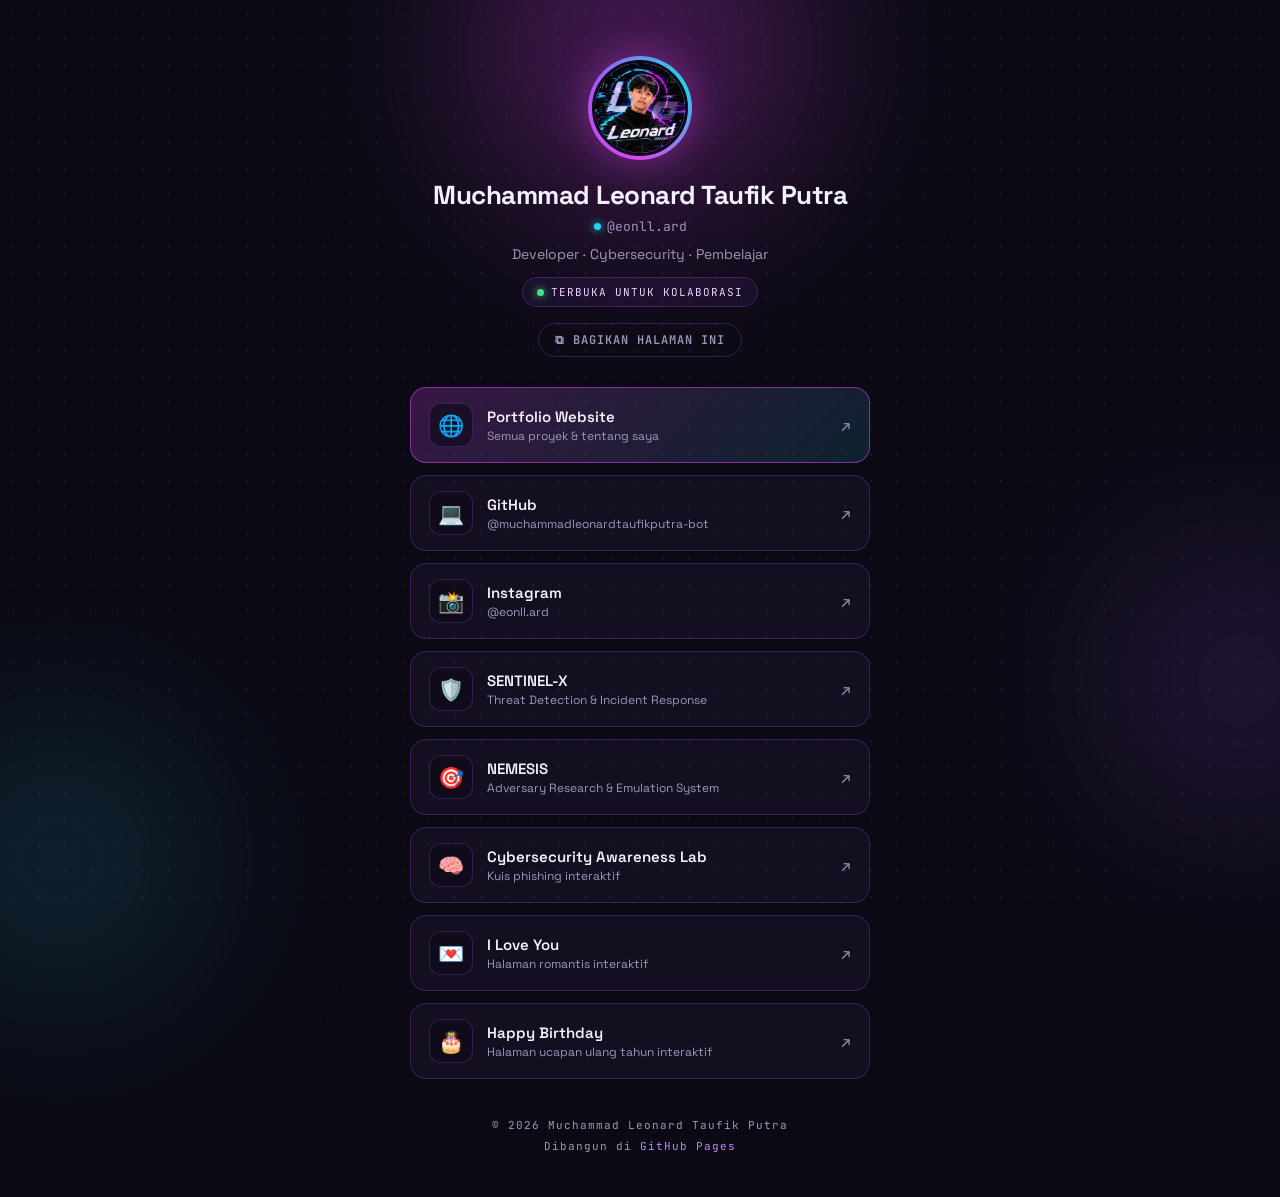
<file: links/index.html>
<!DOCTYPE html>
<html lang="id">
<head>
<meta charset="UTF-8">
<meta name="viewport" content="width=device-width, initial-scale=1.0">
<title>Leon · Links</title>
<meta name="description" content="Semua link Muchammad Leonard Taufik Putra — portfolio, GitHub, Instagram, dan proyek cybersecurity.">
<link rel="canonical" href="https://muchammadleonardtaufikputra-bot.github.io/portofolio/links/">
<meta property="og:type" content="website">
<meta property="og:title" content="Leon · Links">
<meta property="og:description" content="Semua link Muchammad Leonard Taufik Putra — portfolio, GitHub, Instagram, dan proyek cybersecurity.">
<meta property="og:url" content="https://muchammadleonardtaufikputra-bot.github.io/portofolio/links/">
<meta property="og:image" content="https://muchammadleonardtaufikputra-bot.github.io/portofolio/images/901472245_1493559992631136_4888158295140287447_n.jpg">
<meta name="twitter:card" content="summary">
<meta name="twitter:title" content="Leon · Links">
<meta name="twitter:description" content="Semua link Muchammad Leonard Taufik Putra — portfolio, GitHub, Instagram, dan proyek cybersecurity.">
<meta name="twitter:image" content="https://muchammadleonardtaufikputra-bot.github.io/portofolio/images/901472245_1493559992631136_4888158295140287447_n.jpg">
<meta name="theme-color" content="#0b0a14">
<link rel="icon" type="image/svg+xml" href="../favicon.svg">
<link rel="preconnect" href="https://fonts.googleapis.com">
<link rel="preconnect" href="https://fonts.gstatic.com" crossorigin>
<link href="https://fonts.googleapis.com/css2?family=Space+Grotesk:wght@400;500;600;700&family=JetBrains+Mono:wght@400;600&display=swap" rel="stylesheet">
<style>
  *{margin:0;padding:0;box-sizing:border-box}
  :root{--bg:#0b0a14;--text:#f3f1ff;--muted:#9d97b8;--line:rgba(168,85,247,.25);--purple:#a855f7;--magenta:#d946ef;--cyan:#22d3ee}
  html{background:var(--bg)}
  body{min-height:100vh;background:var(--bg);color:var(--text);font-family:"Space Grotesk",system-ui,sans-serif;display:flex;flex-direction:column;align-items:center;padding:56px 20px 40px;position:relative;overflow-x:hidden}
  body::before{content:"";position:fixed;inset:0;background-image:radial-gradient(rgba(168,85,247,.14) 1px,transparent 1px);background-size:26px 26px;pointer-events:none}
  .orb{position:fixed;border-radius:50%;filter:blur(90px);pointer-events:none;z-index:0}
  .orb-a{width:340px;height:340px;background:rgba(217,70,239,.28);top:-120px;left:50%;transform:translateX(-50%)}
  .orb-b{width:280px;height:280px;background:rgba(34,211,238,.14);bottom:-100px;left:-80px}
  .orb-c{width:260px;height:260px;background:rgba(168,85,247,.18);bottom:10%;right:-90px}
  .wrap{position:relative;z-index:1;width:100%;max-width:460px;display:flex;flex-direction:column;align-items:center;text-align:center}
  .avatar{width:104px;height:104px;border-radius:50%;padding:4px;background:conic-gradient(from 180deg,#d946ef,#a855f7,#22d3ee,#d946ef);box-shadow:0 0 40px rgba(217,70,239,.45);animation:rise .6s ease both}
  .avatar img{width:100%;height:100%;object-fit:cover;border-radius:50%;display:block;border:3px solid #0b0a14}
  h1{font-size:26px;font-weight:700;letter-spacing:-.5px;margin-top:18px;animation:rise .6s .08s ease both}
  .handle{font-family:"JetBrains Mono",monospace;font-size:13px;color:var(--muted);margin-top:6px;display:flex;align-items:center;gap:6px;animation:rise .6s .14s ease both}
  .handle .dot{width:7px;height:7px;border-radius:50%;background:#22d3ee;box-shadow:0 0 8px #22d3ee}
  .bio{font-size:14px;color:var(--muted);margin-top:10px;animation:rise .6s .2s ease both}
  .pill{display:inline-flex;align-items:center;gap:7px;margin-top:14px;padding:7px 14px;border:1px solid var(--line);border-radius:999px;background:rgba(168,85,247,.08);font-family:"JetBrains Mono",monospace;font-size:11px;letter-spacing:1px;color:#e9d5ff;animation:rise .6s .26s ease both}
  .pill i{width:7px;height:7px;border-radius:50%;background:#4ade80;box-shadow:0 0 8px #4ade80;animation:blink 1.8s ease infinite}
  @keyframes blink{0%,100%{opacity:1}50%{opacity:.3}}
  .share{margin-top:16px;background:none;border:1px solid var(--line);color:var(--muted);font:600 12px "JetBrains Mono",monospace;letter-spacing:1px;padding:8px 16px;border-radius:999px;cursor:pointer;transition:.25s;animation:rise .6s .3s ease both}
  .share:hover{color:var(--text);border-color:rgba(192,132,252,.6)}
  .views{margin-top:12px;font:600 12px "JetBrains Mono",monospace;letter-spacing:1px;color:var(--muted);animation:rise .6s .34s ease both}
  .links{width:100%;display:flex;flex-direction:column;gap:12px;margin-top:30px}
  .link-row{display:flex;align-items:center;gap:14px;padding:15px 18px;background:rgba(168,85,247,.06);border:1px solid var(--line);border-radius:16px;color:var(--text);text-decoration:none;text-align:left;transition:transform .25s,border-color .25s,box-shadow .25s,background .25s;animation:rise .55s ease both}
  .link-row:nth-child(1){animation-delay:.32s}
  .link-row:nth-child(2){animation-delay:.38s}
  .link-row:nth-child(3){animation-delay:.44s}
  .link-row:nth-child(4){animation-delay:.5s}
  .link-row:nth-child(5){animation-delay:.56s}
  .link-row:nth-child(6){animation-delay:.62s}
  .link-row:nth-child(7){animation-delay:.68s}
  .link-row:nth-child(8){animation-delay:.74s}
  .link-row:hover{transform:translateY(-2px);border-color:rgba(217,70,239,.6);background:rgba(168,85,247,.12);box-shadow:0 8px 30px rgba(217,70,239,.25)}
  .link-row.featured{background:linear-gradient(135deg,rgba(217,70,239,.22),rgba(34,211,238,.12));border-color:rgba(217,70,239,.55)}
  .link-icon{flex:none;width:44px;height:44px;border-radius:12px;background:rgba(12,11,22,.6);border:1px solid var(--line);display:grid;place-items:center;font-size:21px}
  .link-copy{flex:1;min-width:0}
  .link-copy b{display:block;font-size:15px;font-weight:600}
  .link-copy small{display:block;font-size:12px;color:var(--muted);margin-top:2px;white-space:nowrap;overflow:hidden;text-overflow:ellipsis}
  .link-arrow{font-size:16px;color:var(--muted);transition:transform .25s}
  .link-row:hover .link-arrow{transform:translate(2px,-2px);color:#e879f9}
  footer{margin-top:36px;font-family:"JetBrains Mono",monospace;font-size:11px;letter-spacing:1px;color:var(--muted);text-align:center;line-height:1.9}
  footer a{color:#c084fc;text-decoration:none}
  @keyframes rise{from{opacity:0;transform:translateY(14px)}to{opacity:1;transform:none}}
  @media(prefers-reduced-motion:reduce){.avatar,.share,h1,.handle,.bio,.pill,.link-row{animation:none}.pill i{animation:none}}
</style>
</head>
<body>
<div class="orb orb-a" aria-hidden="true"></div>
<div class="orb orb-b" aria-hidden="true"></div>
<div class="orb orb-c" aria-hidden="true"></div>
<main class="wrap">
  <div class="avatar"><img src="../images/901472245_1493559992631136_4888158295140287447_n.jpg" alt="Foto Muchammad Leonard Taufik Putra"></div>
  <h1>Muchammad Leonard Taufik Putra</h1>
  <p class="handle"><span class="dot" aria-hidden="true"></span>@eonll.ard</p>
  <p class="bio">Developer · Cybersecurity · Pembelajar</p>
  <span class="pill"><i aria-hidden="true"></i>TERBUKA UNTUK KOLABORASI</span>
  <button class="share" id="shareBtn" type="button">⧉ BAGIKAN HALAMAN INI</button>
  <p class="views" id="viewCount" hidden>👁 <span id="viewNum">…</span> KUNJUNGAN</p>
  <nav class="links" aria-label="Semua link">
    <a class="link-row featured" data-link="portfolio" href="../">
      <span class="link-icon" aria-hidden="true">🌐</span>
      <span class="link-copy"><b>Portfolio Website</b><small>Semua proyek &amp; tentang saya</small></span>
      <span class="link-arrow" aria-hidden="true">↗</span>
    </a>
    <a class="link-row" data-link="github" href="https://github.com/muchammadleonardtaufikputra-bot" target="_blank" rel="noopener noreferrer">
      <span class="link-icon" aria-hidden="true">💻</span>
      <span class="link-copy"><b>GitHub</b><small>@muchammadleonardtaufikputra-bot</small></span>
      <span class="link-arrow" aria-hidden="true">↗</span>
    </a>
    <a class="link-row" data-link="instagram" href="https://www.instagram.com/eonll.ard/" target="_blank" rel="noopener noreferrer">
      <span class="link-icon" aria-hidden="true">📸</span>
      <span class="link-copy"><b>Instagram</b><small>@eonll.ard</small></span>
      <span class="link-arrow" aria-hidden="true">↗</span>
    </a>
    <a class="link-row" data-link="sentinel-x" href="../projects/sentinel-x/">
      <span class="link-icon" aria-hidden="true">🛡️</span>
      <span class="link-copy"><b>SENTINEL-X</b><small>Threat Detection &amp; Incident Response</small></span>
      <span class="link-arrow" aria-hidden="true">↗</span>
    </a>
    <a class="link-row" data-link="nemesis" href="../projects/nemesis/">
      <span class="link-icon" aria-hidden="true">🎯</span>
      <span class="link-copy"><b>NEMESIS</b><small>Adversary Research &amp; Emulation System</small></span>
      <span class="link-arrow" aria-hidden="true">↗</span>
    </a>
    <a class="link-row" data-link="awareness-lab" href="../projects/security-awareness/">
      <span class="link-icon" aria-hidden="true">🧠</span>
      <span class="link-copy"><b>Cybersecurity Awareness Lab</b><small>Kuis phishing interaktif</small></span>
      <span class="link-arrow" aria-hidden="true">↗</span>
    </a>
    <a class="link-row" data-link="love" href="../love/">
      <span class="link-icon" aria-hidden="true">💌</span>
      <span class="link-copy"><b>I Love You</b><small>Halaman romantis interaktif</small></span>
      <span class="link-arrow" aria-hidden="true">↗</span>
    </a>
    <a class="link-row" data-link="birthday" href="../birthday/">
      <span class="link-icon" aria-hidden="true">🎂</span>
      <span class="link-copy"><b>Happy Birthday</b><small>Halaman ucapan ulang tahun interaktif</small></span>
      <span class="link-arrow" aria-hidden="true">↗</span>
    </a>
  </nav>
  <footer>© <span id="year">2026</span> Muchammad Leonard Taufik Putra<br>Dibangun di <a href="https://pages.github.com/" target="_blank" rel="noopener noreferrer">GitHub Pages</a></footer>
</main>
<script>
  document.getElementById("year").textContent = new Date().getFullYear();
  var btn = document.getElementById("shareBtn");
  btn.addEventListener("click", function () {
    var url = "https://muchammadleonardtaufikputra-bot.github.io/portofolio/links/";
    function done() { btn.textContent = "✓ LINK DISALIN!"; setTimeout(function () { btn.textContent = "⧉ BAGIKAN HALAMAN INI"; }, 2000); }
    if (navigator.clipboard && navigator.clipboard.writeText) {
      navigator.clipboard.writeText(url).then(done, function () { fallback(); });
    } else { fallback(); }
    function fallback() {
      var ta = document.createElement("textarea");
      ta.value = url; ta.style.position = "fixed"; ta.style.opacity = "0";
      document.body.appendChild(ta); ta.select();
      try { document.execCommand("copy"); done(); } catch (e) { btn.textContent = "SALIN MANUAL: " + url; }
      document.body.removeChild(ta);
    }
  });

  // Pelacak kunjungan (anonim): isi TRACK_API setelah worker di-deploy,
  // misal "https://leon-links-stats.<subdomain>.workers.dev".
  // Kalau kosong, pelacak nonaktif dan penghitung disembunyikan.
  var TRACK_API = "https://leon-links-stats.muchammadleonardtaufikputra.workers.dev";
  function track(payload) {
    if (!TRACK_API) return;
    try {
      var body = JSON.stringify(payload || {});
      if (navigator.sendBeacon) {
        navigator.sendBeacon(TRACK_API + "/track", new Blob([body], { type: "application/json" }));
      } else {
        fetch(TRACK_API + "/track", { method: "POST", headers: { "Content-Type": "application/json" }, body: body, keepalive: true }).catch(function () {});
      }
    } catch (e) {}
  }
  if (TRACK_API) {
    if (!sessionStorage.getItem("lt-tracked")) {
      sessionStorage.setItem("lt-tracked", "1");
      track({});
    }
    fetch(TRACK_API + "/count").then(function (r) { return r.json(); }).then(function (d) {
      if (typeof d.total === "number") {
        document.getElementById("viewNum").textContent = d.total.toLocaleString("id-ID");
        document.getElementById("viewCount").hidden = false;
      }
    }).catch(function () {});
    document.querySelectorAll(".link-row").forEach(function (row) {
      row.addEventListener("click", function () {
        var name = row.getAttribute("data-link");
        if (name) track({ link: name });
      });
    });
  }
</script>
</body>
</html>
</file>
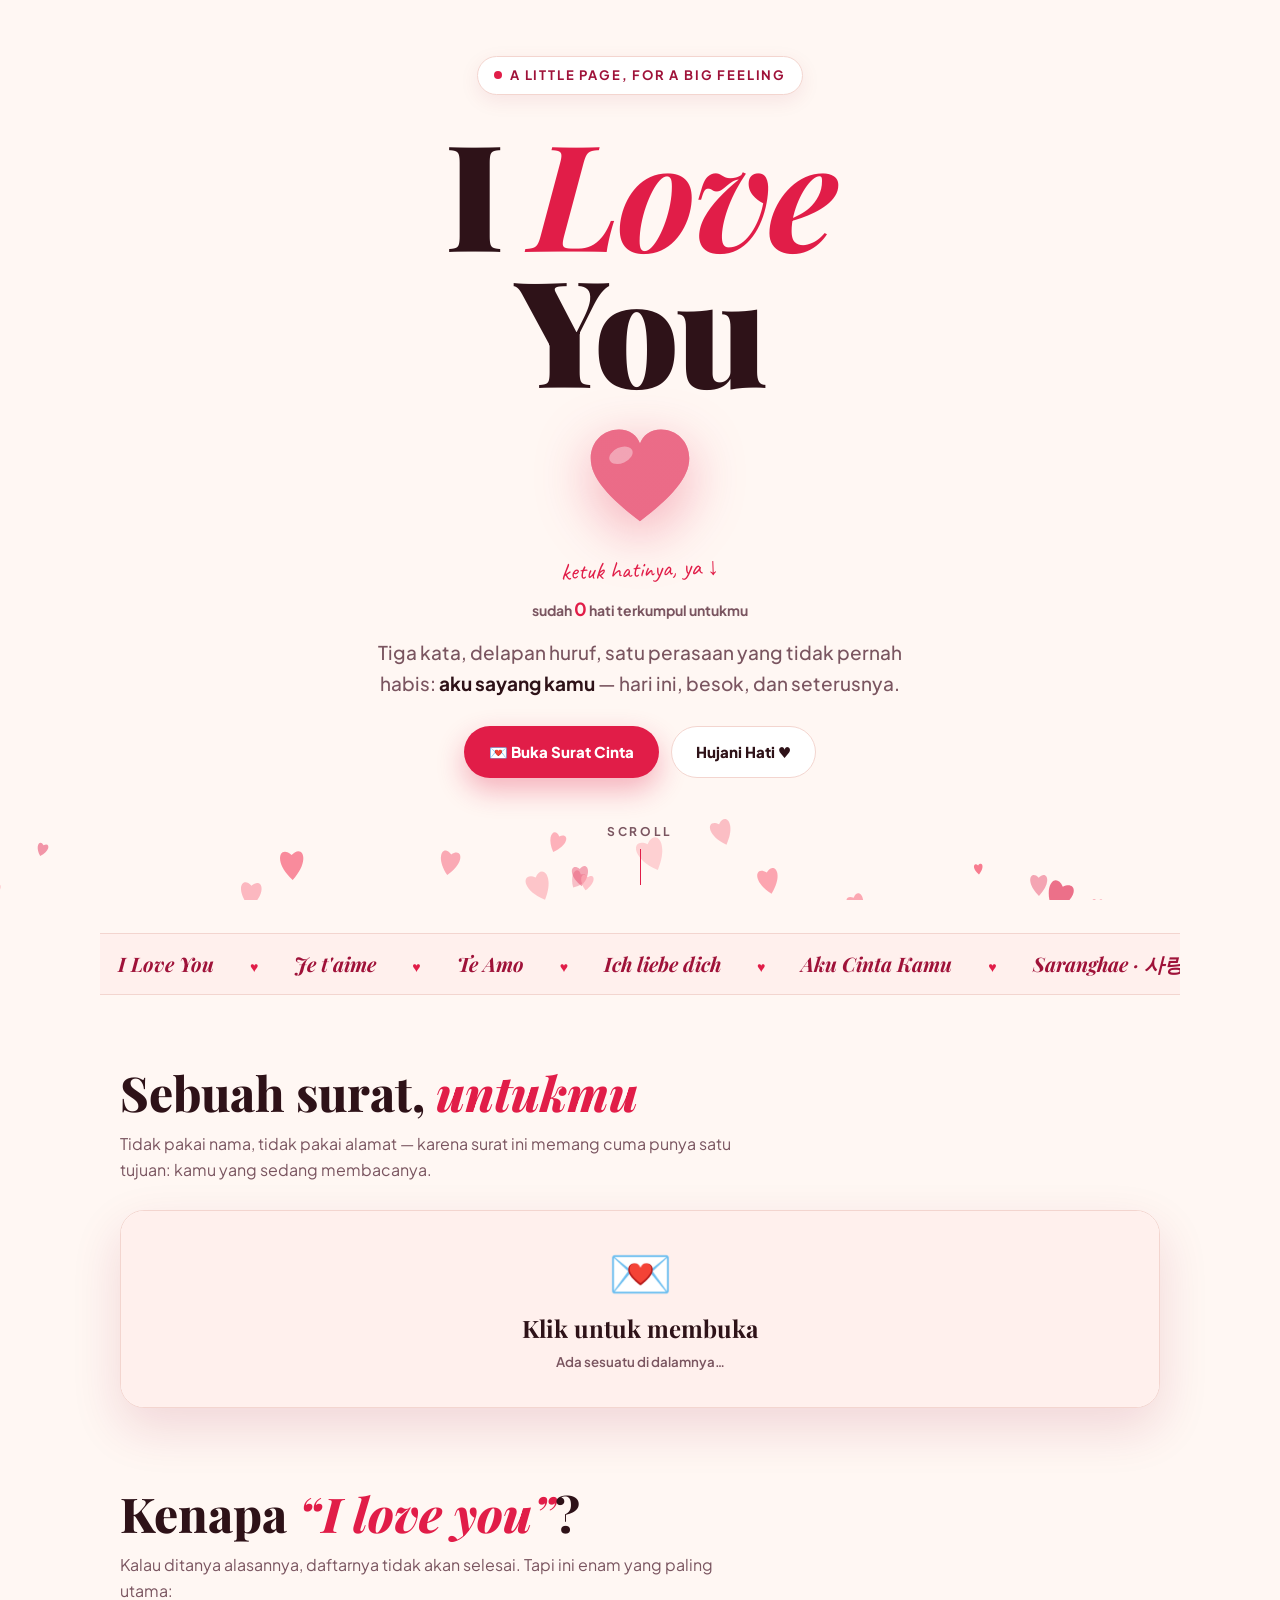
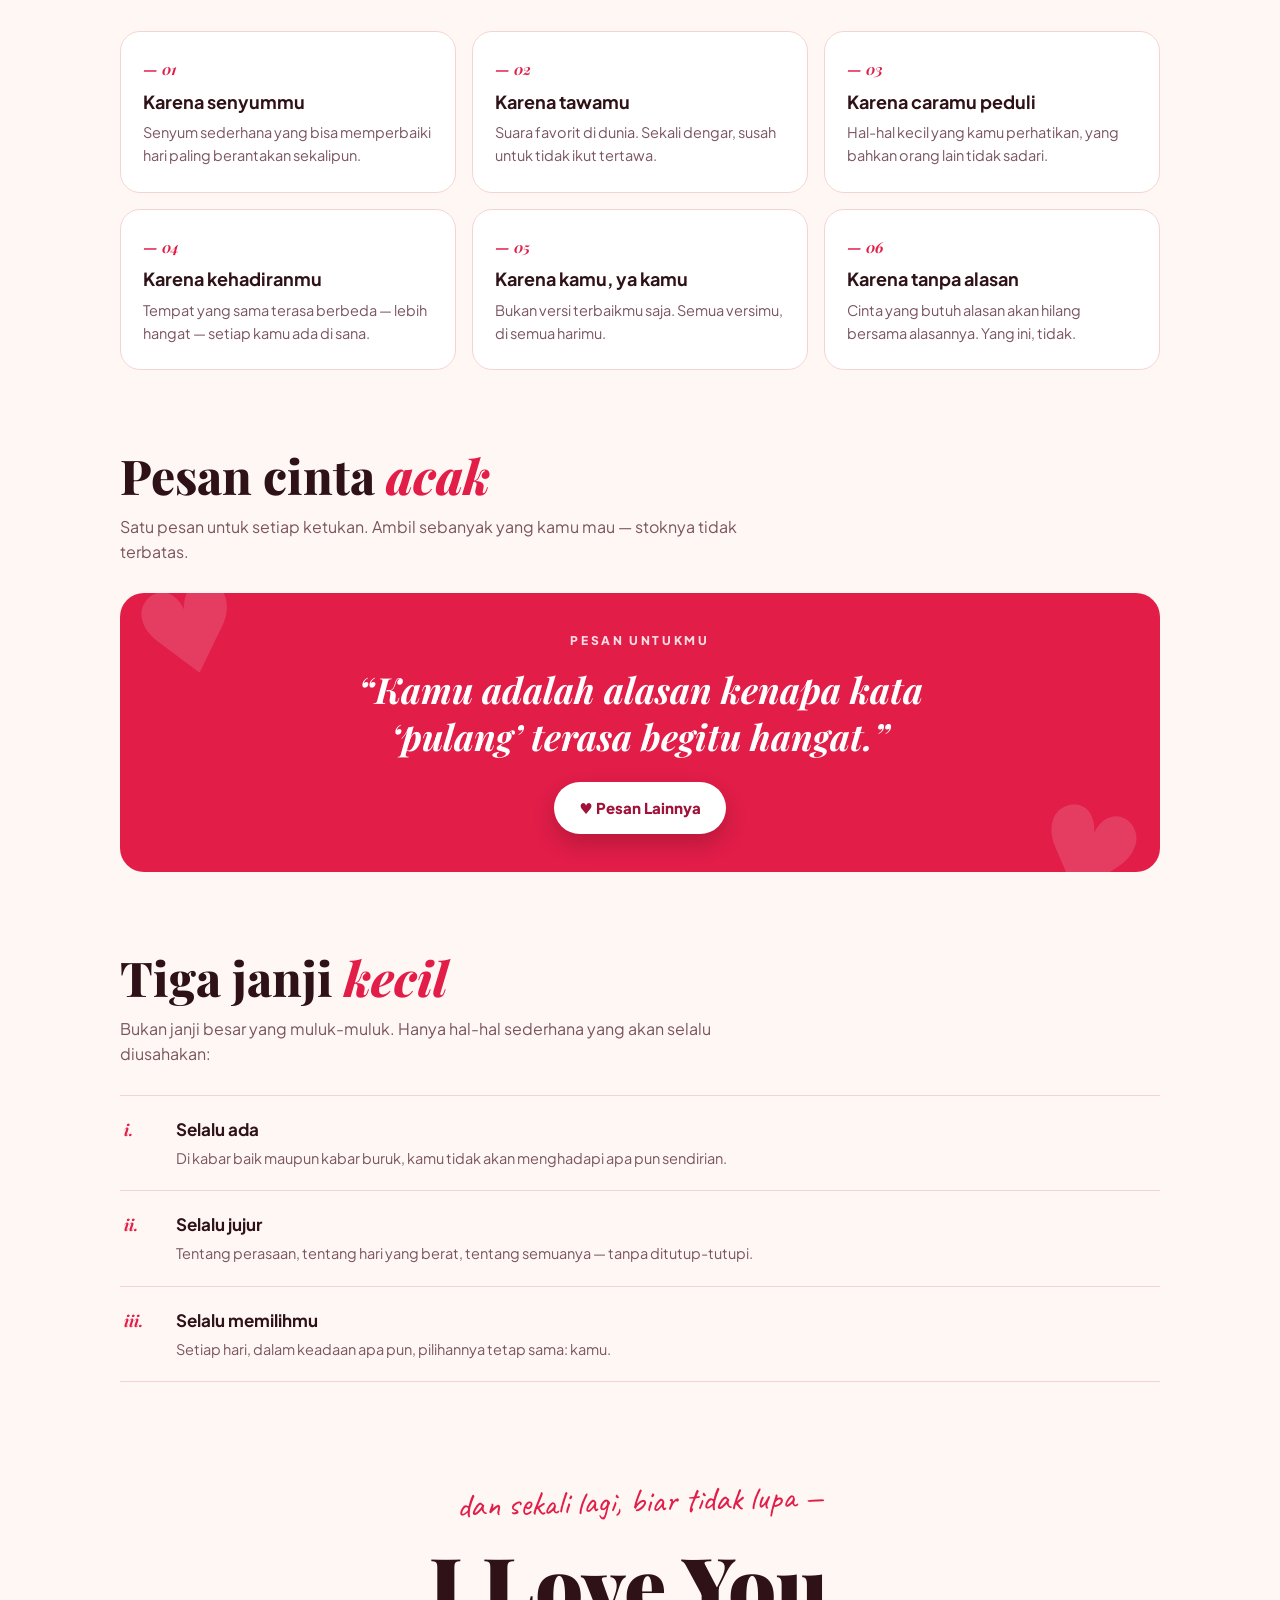
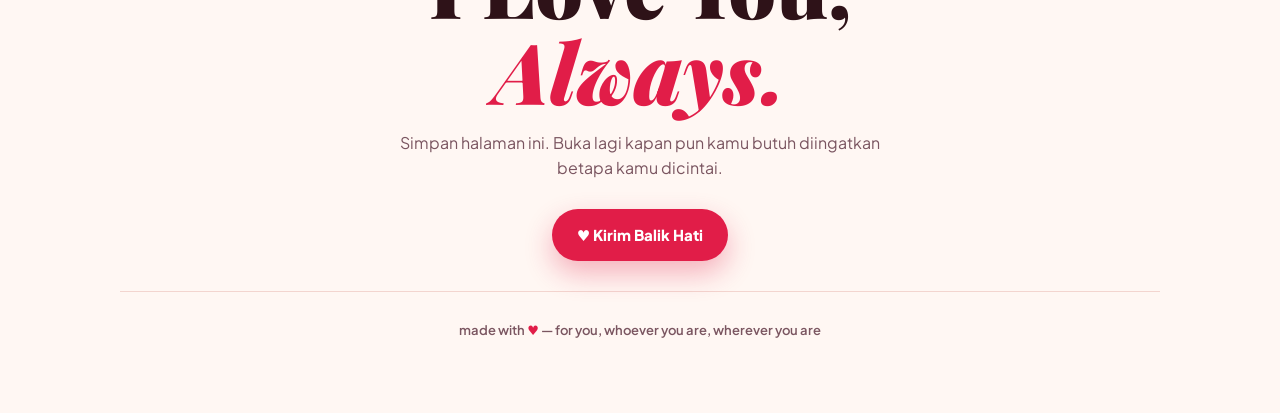
<file: love/index.html>
<!doctype html>
<html lang="id">
<head>
<meta charset="utf-8" />
<meta name="viewport" content="width=device-width, initial-scale=1, viewport-fit=cover" />
<meta name="color-scheme" content="light dark" />
<meta name="description" content="I Love You — sebuah halaman kecil untuk perasaan yang besar." />
<link rel="icon" href="data:," />
<title>I Love You</title>
<link rel="preconnect" href="https://fonts.googleapis.com">
<link rel="preconnect" href="https://fonts.gstatic.com" crossorigin>
<link href="https://fonts.googleapis.com/css2?family=Playfair+Display:ital,wght@0,500;0,700;0,900;1,500;1,700&family=Plus+Jakarta+Sans:wght@400;500;600;700;800&family=Caveat:wght@600;700&display=swap" rel="stylesheet">
<style>
  :root{
    color-scheme: light dark;
    --bg:#fff7f3;
    --bg-2:#ffece8;
    --surface:#ffffff;
    --surface-soft:#fff0ed;
    --ink:#2e1218;
    --muted:#7a5560;
    --line:#f3d5cf;
    --rose:#e11d48;
    --rose-deep:#9f1239;
    --rose-soft:#ffe4e6;
    --gold:#d97706;
    --shadow:0 20px 50px rgba(159,18,57,.14);
    --radius:24px;
  }
  @media (prefers-color-scheme: dark){
    :root{
      --bg:#170a10;
      --bg-2:#221019;
      --surface:#24121b;
      --surface-soft:#2e1824;
      --ink:#ffeef2;
      --muted:#d8a7b3;
      --line:#3d2330;
      --rose:#fb7185;
      --rose-deep:#fda4af;
      --rose-soft:#3a1e2a;
      --gold:#fbbf24;
      --shadow:0 20px 50px rgba(0,0,0,.45);
    }
  }
  *{box-sizing:border-box}
  html{scroll-behavior:smooth}
  body{
    margin:0;
    font-family:"Plus Jakarta Sans",system-ui,sans-serif;
    background:var(--bg);
    color:var(--ink);
    line-height:1.6;
    overflow-x:hidden;
    -webkit-tap-highlight-color:transparent;
  }
  button{font:inherit; min-height:44px}
  a{min-height:44px}
  #hearts-canvas{position:fixed; inset:0; width:100%; height:100%; pointer-events:none; z-index:0; opacity:.9}
  .wrap{position:relative; z-index:1; max-width:1080px; margin:0 auto; padding:0 20px 64px}

  /* ---------- HERO ---------- */
  .hero{
    min-height:92svh;
    display:flex; flex-direction:column; align-items:center; justify-content:center;
    text-align:center; padding:56px 0 40px; position:relative;
  }
  .hero-badge{
    display:inline-flex; align-items:center; gap:8px;
    background:var(--surface); border:1px solid var(--line);
    padding:8px 16px; border-radius:999px; font-size:13px; font-weight:700;
    letter-spacing:.14em; text-transform:uppercase; color:var(--rose-deep);
    box-shadow:0 6px 20px rgba(159,18,57,.08);
  }
  .hero-badge .dot{width:8px;height:8px;border-radius:50%;background:var(--rose); animation:pulseDot 1.6s ease-in-out infinite}
  @keyframes pulseDot{0%,100%{transform:scale(1);opacity:1}50%{transform:scale(1.5);opacity:.6}}

  .hero h1{
    font-family:"Playfair Display",serif;
    font-weight:900;
    font-size:clamp(64px,14vw,148px);
    line-height:.92; letter-spacing:-.02em;
    margin:28px 0 6px;
  }
  .hero h1 .italic{font-style:italic; font-weight:700; color:var(--rose)}
  .hero h1 .block{display:block}

  .big-heart{
    width:clamp(84px,16vw,124px); height:auto; margin:18px auto 6px; display:block;
    filter:drop-shadow(0 16px 28px rgba(225,29,72,.35));
    animation:heartbeat 1.5s ease-in-out infinite;
    cursor:pointer; border:none; background:none; padding:6px;
  }
  .big-heart svg{width:100%; height:100%; display:block}
  @keyframes heartbeat{
    0%,100%{transform:scale(1)}
    12%{transform:scale(1.12)}
    24%{transform:scale(1)}
    36%{transform:scale(1.08)}
    48%{transform:scale(1)}
  }
  .hero-sub{
    max-width:560px; margin:14px auto 0; font-size:clamp(16px,2.4vw,19px); color:var(--muted); font-weight:500;
  }
  .hero-sub strong{color:var(--ink)}
  .tap-hint{font-family:"Caveat",cursive; font-size:24px; color:var(--rose); margin-top:10px; transform:rotate(-2deg)}
  .heart-counter{
    margin-top:6px; font-size:14px; font-weight:700; color:var(--muted);
  }
  .heart-counter b{color:var(--rose); font-size:18px}
  .hero-actions{display:flex; gap:12px; flex-wrap:wrap; justify-content:center; margin-top:28px}
  .btn{
    border-radius:999px; padding:13px 24px; font-weight:800; font-size:15px;
    cursor:pointer; border:1px solid transparent; text-decoration:none; display:inline-flex; align-items:center; gap:8px;
    transition:transform .15s ease, box-shadow .15s ease, background .15s ease;
  }
  .btn:active{transform:scale(.97)}
  .btn-primary{background:var(--rose); color:#fff; box-shadow:0 12px 28px rgba(225,29,72,.32)}
  .btn-primary:hover{background:var(--rose-deep)}
  .btn-ghost{background:var(--surface); color:var(--ink); border-color:var(--line)}
  .btn-ghost:hover{border-color:var(--rose); color:var(--rose)}

  .scroll-cue{margin-top:44px; font-size:12px; letter-spacing:.22em; text-transform:uppercase; color:var(--muted); font-weight:700; display:flex; flex-direction:column; align-items:center; gap:8px}
  .scroll-cue span{width:1px; height:36px; background:var(--rose); display:block; animation:cue 1.8s ease-in-out infinite; transform-origin:top}
  @keyframes cue{0%,100%{transform:scaleY(.4);opacity:.4}50%{transform:scaleY(1);opacity:1}}

  /* ---------- MARQUEE ---------- */
  .marquee{
    border-top:1px solid var(--line); border-bottom:1px solid var(--line);
    background:var(--surface-soft); overflow:hidden; padding:14px 0; margin:8px -20px 0;
  }
  .marquee-track{display:flex; gap:0; width:max-content; animation:marquee 28s linear infinite}
  .marquee-track span{
    font-family:"Playfair Display",serif; font-style:italic; font-weight:700;
    font-size:20px; white-space:nowrap; padding:0 18px; color:var(--rose-deep);
  }
  .marquee-track span::after{content:"♥"; margin-left:36px; color:var(--rose); font-style:normal; font-size:14px; vertical-align:middle}
  @keyframes marquee{to{transform:translateX(-50%)}}

  /* ---------- SECTIONS ---------- */
  section{padding:72px 0 8px}
  .section-head{max-width:640px}
  .section-head h2{
    font-family:"Playfair Display",serif; font-size:clamp(32px,5.5vw,48px); line-height:1.08; margin:0 0 12px; font-weight:800;
  }
  .section-head h2 em{color:var(--rose)}
  .section-head p{color:var(--muted); margin:0; font-size:16px}

  /* Letter / envelope */
  .letter-card{
    margin-top:28px; background:var(--surface); border:1px solid var(--line); border-radius:var(--radius);
    box-shadow:var(--shadow); overflow:hidden;
  }
  .envelope{
    padding:34px 28px; text-align:center; cursor:pointer; background:var(--surface-soft);
    border:none; width:100%; color:var(--ink);
  }
  .envelope .env-icon{font-size:52px; line-height:1; display:block; margin-bottom:12px}
  .envelope strong{font-family:"Playfair Display",serif; font-size:24px; display:block}
  .envelope small{color:var(--muted); font-weight:600}
  .letter-body{display:none; padding:36px 30px 40px}
  .letter-card.open .envelope{display:none}
  .letter-card.open .letter-body{display:block; animation:fadeIn .5s ease}
  @keyframes fadeIn{from{opacity:0; transform:translateY(8px)}to{opacity:1; transform:none}}
  .letter-body .hand{font-family:"Caveat",cursive; font-size:clamp(24px,4vw,30px); line-height:1.45; color:var(--ink)}
  .letter-body .hand + .hand{margin-top:16px}
  .letter-sign{margin-top:26px; display:flex; align-items:center; justify-content:space-between; flex-wrap:wrap; gap:12px}
  .letter-sign .from{font-family:"Caveat",cursive; font-size:26px; color:var(--rose)}
  .seal{
    width:52px;height:52px;border-radius:50%; background:var(--rose); color:#fff; display:grid; place-items:center;
    font-size:22px; box-shadow:0 8px 18px rgba(225,29,72,.35); transform:rotate(-8deg);
  }

  /* Reasons */
  .reasons{display:grid; grid-template-columns:repeat(3,1fr); gap:16px; margin-top:28px}
  .reason{
    background:var(--surface); border:1px solid var(--line); border-radius:20px; padding:24px 22px;
    transition:transform .18s ease, border-color .18s ease;
  }
  .reason:hover{transform:translateY(-4px); border-color:var(--rose)}
  .reason .num{font-family:"Playfair Display",serif; font-style:italic; font-size:15px; color:var(--rose); font-weight:700}
  .reason h3{margin:8px 0 8px; font-size:18px; line-height:1.3}
  .reason p{margin:0; color:var(--muted); font-size:14.5px}

  /* Note generator */
  .note-box{
    margin-top:28px; border-radius:var(--radius); padding:38px 30px; text-align:center;
    background:var(--rose); color:#fff; position:relative; overflow:hidden;
  }
  .note-box::before,.note-box::after{content:"♥"; position:absolute; color:rgba(255,255,255,.14); font-size:120px; line-height:1}
  .note-box::before{top:-28px; left:14px; transform:rotate(-14deg)}
  .note-box::after{bottom:-36px; right:16px; transform:rotate(16deg)}
  .note-box .note-label{font-size:12px; letter-spacing:.22em; text-transform:uppercase; font-weight:800; opacity:.85; position:relative}
  .note-text{
    font-family:"Playfair Display",serif; font-style:italic; font-weight:700;
    font-size:clamp(24px,4.6vw,36px); line-height:1.3; margin:16px auto 8px; max-width:640px; position:relative; min-height:2.6em;
    display:flex; align-items:center; justify-content:center;
  }
  .note-text.swap{animation:fadeIn .45s ease}
  .note-box .btn{background:#fff; color:var(--rose-deep); position:relative; margin-top:14px; box-shadow:0 10px 22px rgba(0,0,0,.18)}
  .note-box .btn:hover{background:var(--rose-soft)}

  /* Promises */
  .promises{margin-top:28px; display:flex; flex-direction:column; gap:0; border-top:1px solid var(--line)}
  .promise{
    display:flex; gap:18px; align-items:baseline; padding:20px 4px; border-bottom:1px solid var(--line);
  }
  .promise .p-num{font-family:"Playfair Display",serif; font-style:italic; color:var(--rose); font-weight:700; min-width:34px}
  .promise h3{margin:0 0 4px; font-size:17px}
  .promise p{margin:0; color:var(--muted); font-size:14.5px}

  /* Finale */
  .finale{text-align:center; padding:84px 0 30px}
  .finale .hand{font-family:"Caveat",cursive; font-size:clamp(26px,5vw,34px); color:var(--rose); transform:rotate(-1.5deg); display:block}
  .finale h2{font-family:"Playfair Display",serif; font-size:clamp(44px,9vw,84px); line-height:1.02; margin:14px 0 16px; font-weight:900}
  .finale h2 em{color:var(--rose)}
  .finale p{color:var(--muted); max-width:480px; margin:0 auto 28px}
  footer{text-align:center; padding:28px 0 8px; border-top:1px solid var(--line); color:var(--muted); font-size:13px; font-weight:600}
  footer .f-heart{color:var(--rose)}

  .burst-heart{position:fixed; pointer-events:none; z-index:50; line-height:1; will-change:transform,opacity}

  @media (max-width:760px){
    .reasons{grid-template-columns:1fr 1fr}
  }
  @media (max-width:520px){
    .reasons{grid-template-columns:1fr}
    .hero{min-height:88svh}
    .letter-body{padding:28px 22px 32px}
    .note-box{padding:32px 20px}
  }
  @media (prefers-reduced-motion: reduce){
    .big-heart,.hero-badge .dot,.scroll-cue span,.marquee-track{animation:none !important}
    html{scroll-behavior:auto}
  }
</style>
</head>
<body>
<canvas id="hearts-canvas" aria-hidden="true"></canvas>

<div class="wrap">

  <!-- HERO -->
  <header class="hero">
    <div class="hero-badge"><span class="dot"></span> A little page, for a big feeling</div>

    <h1><span class="block">I <span class="italic">Love</span></span><span class="block">You</span></h1>

    <button class="big-heart" id="bigHeart" aria-label="Ketuk hati ini">
      <svg viewBox="0 0 100 92" fill="none" aria-hidden="true">
        <path d="M50 86C22 64 6 47.5 6 29.6 6 14.9 17.3 4 31.2 4 40.6 4 47.6 9.4 50 16.6 52.4 9.4 59.4 4 68.8 4 82.7 4 94 14.9 94 29.6 94 47.5 78 64 50 86Z" fill="#e11d48"/>
        <path d="M50 86C22 64 6 47.5 6 29.6 6 14.9 17.3 4 31.2 4 40.6 4 47.6 9.4 50 16.6 52.4 9.4 59.4 4 68.8 4 82.7 4 94 14.9 94 29.6 94 47.5 78 64 50 86Z" fill="url(#hg)" fill-opacity=".35"/>
        <ellipse cx="33" cy="27" rx="11" ry="7" fill="#fff" fill-opacity=".38" transform="rotate(-24 33 27)"/>
        <defs><linearGradient id="hg" x1="0" y1="0" x2="100" y2="92"><stop stop-color="#fff"/><stop offset="1" stop-color="#7f1d2d"/></linearGradient></defs>
      </svg>
    </button>
    <div class="tap-hint">ketuk hatinya, ya ↓</div>
    <div class="heart-counter" id="heartCounter">sudah <b>0</b> hati terkumpul untukmu</div>

    <p class="hero-sub">Tiga kata, delapan huruf, satu perasaan yang tidak pernah habis: <strong>aku sayang kamu</strong> — hari ini, besok, dan seterusnya.</p>

    <div class="hero-actions">
      <a class="btn btn-primary" href="#surat">💌 Buka Surat Cinta</a>
      <button class="btn btn-ghost" id="burstBtn" type="button">Hujani Hati ♥</button>
    </div>

    <div class="scroll-cue">scroll<span></span></div>
  </header>

  <!-- MARQUEE: I love you in many languages -->
  <div class="marquee" aria-hidden="true">
    <div class="marquee-track" id="marqueeTrack">
      <span>I Love You</span><span>Je t'aime</span><span>Te Amo</span><span>Ich liebe dich</span><span>Aku Cinta Kamu</span><span>Saranghae · 사랑해</span><span>Ti Amo</span><span>Aishiteru · 愛してる</span><span>Eu Te Amo</span><span>S'agapo · Σ' αγαπώ</span>
    </div>
  </div>

  <!-- LETTER -->
  <section id="surat">
    <div class="section-head">
      <h2>Sebuah surat, <em>untukmu</em></h2>
      <p>Tidak pakai nama, tidak pakai alamat — karena surat ini memang cuma punya satu tujuan: kamu yang sedang membacanya.</p>
    </div>

    <div class="letter-card" id="letterCard">
      <button class="envelope" id="envelopeBtn" type="button" aria-expanded="false">
        <span class="env-icon" aria-hidden="true">💌</span>
        <strong>Klik untuk membuka</strong>
        <small>Ada sesuatu di dalamnya…</small>
      </button>
      <div class="letter-body">
        <p class="hand">Hai, kamu.</p>
        <p class="hand">Kalau kamu sampai di halaman ini, berarti ada seseorang yang ingin kamu tahu satu hal sederhana: kamu dicintai. Bukan karena alasan yang rumit — bukan karena kamu sempurna, bukan karena hari ini hari yang spesial. Hanya karena kamu adalah kamu.</p>
        <p class="hand">Di hari yang berat, semoga halaman ini jadi pengingat kecil bahwa ada hati yang selalu berpihak padamu. Di hari yang bahagia, semoga ia ikut merayakannya bersamamu.</p>
        <p class="hand">I love you — dalam setiap bahasa, di setiap waktu, tanpa tapi.</p>
        <div class="letter-sign">
          <span class="from">— dengan segenap hati</span>
          <span class="seal" aria-hidden="true">♥</span>
        </div>
      </div>
    </div>
  </section>

  <!-- REASONS -->
  <section>
    <div class="section-head">
      <h2>Kenapa <em>“I love you”</em>?</h2>
      <p>Kalau ditanya alasannya, daftarnya tidak akan selesai. Tapi ini enam yang paling utama:</p>
    </div>
    <div class="reasons">
      <article class="reason"><span class="num">— 01</span><h3>Karena senyummu</h3><p>Senyum sederhana yang bisa memperbaiki hari paling berantakan sekalipun.</p></article>
      <article class="reason"><span class="num">— 02</span><h3>Karena tawamu</h3><p>Suara favorit di dunia. Sekali dengar, susah untuk tidak ikut tertawa.</p></article>
      <article class="reason"><span class="num">— 03</span><h3>Karena caramu peduli</h3><p>Hal-hal kecil yang kamu perhatikan, yang bahkan orang lain tidak sadari.</p></article>
      <article class="reason"><span class="num">— 04</span><h3>Karena kehadiranmu</h3><p>Tempat yang sama terasa berbeda — lebih hangat — setiap kamu ada di sana.</p></article>
      <article class="reason"><span class="num">— 05</span><h3>Karena kamu, ya kamu</h3><p>Bukan versi terbaikmu saja. Semua versimu, di semua harimu.</p></article>
      <article class="reason"><span class="num">— 06</span><h3>Karena tanpa alasan</h3><p>Cinta yang butuh alasan akan hilang bersama alasannya. Yang ini, tidak.</p></article>
    </div>
  </section>

  <!-- NOTE GENERATOR -->
  <section>
    <div class="section-head">
      <h2>Pesan cinta <em>acak</em></h2>
      <p>Satu pesan untuk setiap ketukan. Ambil sebanyak yang kamu mau — stoknya tidak terbatas.</p>
    </div>
    <div class="note-box">
      <div class="note-label">Pesan untukmu</div>
      <p class="note-text" id="noteText">“Kamu adalah alasan kenapa kata ‘pulang’ terasa begitu hangat.”</p>
      <button class="btn" id="noteBtn" type="button">♥ Pesan Lainnya</button>
    </div>
  </section>

  <!-- PROMISES -->
  <section>
    <div class="section-head">
      <h2>Tiga janji <em>kecil</em></h2>
      <p>Bukan janji besar yang muluk-muluk. Hanya hal-hal sederhana yang akan selalu diusahakan:</p>
    </div>
    <div class="promises">
      <div class="promise"><span class="p-num">i.</span><div><h3>Selalu ada</h3><p>Di kabar baik maupun kabar buruk, kamu tidak akan menghadapi apa pun sendirian.</p></div></div>
      <div class="promise"><span class="p-num">ii.</span><div><h3>Selalu jujur</h3><p>Tentang perasaan, tentang hari yang berat, tentang semuanya — tanpa ditutup-tutupi.</p></div></div>
      <div class="promise"><span class="p-num">iii.</span><div><h3>Selalu memilihmu</h3><p>Setiap hari, dalam keadaan apa pun, pilihannya tetap sama: kamu.</p></div></div>
    </div>
  </section>

  <!-- FINALE -->
  <div class="finale">
    <span class="hand">dan sekali lagi, biar tidak lupa —</span>
    <h2>I Love You,<br><em>Always.</em></h2>
    <p>Simpan halaman ini. Buka lagi kapan pun kamu butuh diingatkan betapa kamu dicintai.</p>
    <button class="btn btn-primary" id="finaleBtn" type="button">♥ Kirim Balik Hati</button>
  </div>

  <footer>made with <span class="f-heart">♥</span> — for you, whoever you are, wherever you are</footer>
</div>

<script>
(function(){
  "use strict";
  var reduced = window.matchMedia("(prefers-reduced-motion: reduce)").matches;

  /* ---------- Floating hearts canvas ---------- */
  var canvas = document.getElementById("hearts-canvas");
  var ctx = canvas.getContext("2d");
  var W, H, parts = [];
  function resize(){
    W = canvas.width = window.innerWidth;
    H = canvas.height = window.innerHeight;
  }
  resize();
  window.addEventListener("resize", resize);

  function drawHeart(x, y, s, color, alpha, rot){
    ctx.save();
    ctx.translate(x, y);
    ctx.rotate(rot);
    ctx.scale(s, s);
    ctx.globalAlpha = alpha;
    ctx.fillStyle = color;
    ctx.beginPath();
    ctx.moveTo(0, 10);
    ctx.bezierCurveTo(-14, -4, -8, -16, 0, -8);
    ctx.bezierCurveTo(8, -16, 14, -4, 0, 10);
    ctx.fill();
    ctx.restore();
  }
  var COLORS = ["#e11d48","#fb7185","#f43f5e","#fda4af"];
  function spawn(n){
    for(var i=0;i<n;i++){
      parts.push({
        x: Math.random()*W,
        y: H + 20 + Math.random()*60,
        s: .5 + Math.random()*1.1,
        vy: .35 + Math.random()*.8,
        vx: (Math.random()-.5)*.35,
        alpha: .25 + Math.random()*.5,
        rot: (Math.random()-.5)*.5,
        vr: (Math.random()-.5)*.01,
        color: COLORS[Math.floor(Math.random()*COLORS.length)]
      });
    }
  }
  if(!reduced){
    spawn(14);
    (function loop(){
      ctx.clearRect(0,0,W,H);
      if(parts.length < 22 && Math.random() < .05) spawn(1);
      parts = parts.filter(function(p){ return p.y > -30; });
      parts.forEach(function(p){
        p.y -= p.vy; p.x += p.vx + Math.sin(p.y*.012)*.3; p.rot += p.vr;
        drawHeart(p.x, p.y, p.s, p.color, p.alpha, p.rot);
      });
      requestAnimationFrame(loop);
    })();
  }

  /* ---------- Burst hearts (DOM) ---------- */
  function burst(x, y, count){
    if(reduced) count = Math.min(count, 3);
    for(var i=0;i<count;i++){
      var el = document.createElement("span");
      el.className = "burst-heart";
      el.textContent = "♥";
      var size = 14 + Math.random()*22;
      el.style.fontSize = size + "px";
      el.style.color = COLORS[Math.floor(Math.random()*COLORS.length)];
      el.style.left = x + "px";
      el.style.top = y + "px";
      document.body.appendChild(el);
      var ang = Math.random()*Math.PI*2;
      var dist = 50 + Math.random()*110;
      var dx = Math.cos(ang)*dist;
      var dy = Math.sin(ang)*dist - 70;
      el.animate([
        { transform:"translate(-50%,-50%) scale(.4) rotate(0deg)", opacity:1 },
        { transform:"translate(calc(-50% + "+dx+"px), calc(-50% + "+dy+"px)) scale(1.1) rotate("+((Math.random()-.5)*70)+"deg)", opacity:0 }
      ], { duration: 950 + Math.random()*550, easing:"cubic-bezier(.17,.67,.35,1)" }).onfinish = (function(node){ return function(){ node.remove(); }; })(el);
    }
  }

  /* ---------- Heart counter ---------- */
  var count = 0;
  var counterEl = document.getElementById("heartCounter");
  var milestones = {1:"hati pertama — dan ini baru permulaan ♥",10:"10 hati! mulai serius nih ♥",25:"25 hati terkumpul untukmu ♥",50:"50 hati! setengah ratus cinta ♥",100:"100 HATI! resmi: kamu sangat dicintai ♥♥♥"};
  function addHearts(n, x, y){
    count += n;
    if(milestones[count]){
      counterEl.innerHTML = milestones[count];
    } else {
      counterEl.innerHTML = 'sudah <b>' + count + '</b> hati terkumpul untukmu';
    }
    if(x !== undefined) burst(x, y, n > 1 ? 14 : 7);
  }

  var bigHeart = document.getElementById("bigHeart");
  bigHeart.addEventListener("click", function(e){
    addHearts(1, e.clientX, e.clientY);
  });
  document.getElementById("burstBtn").addEventListener("click", function(e){
    addHearts(5, window.innerWidth/2, window.innerHeight/3);
    burst(window.innerWidth*.25, window.innerHeight*.4, 8);
    burst(window.innerWidth*.75, window.innerHeight*.4, 8);
  });
  document.getElementById("finaleBtn").addEventListener("click", function(e){
    addHearts(5, e.clientX, e.clientY);
    window.scrollTo({ top:0, behavior: reduced ? "auto" : "smooth" });
  });

  /* Tap anywhere (on empty areas) = small burst */
  document.addEventListener("pointerdown", function(e){
    if(e.target.closest("button, a, .envelope")) return;
    burst(e.clientX, e.clientY, 4);
  });

  /* ---------- Envelope ---------- */
  var card = document.getElementById("letterCard");
  var envBtn = document.getElementById("envelopeBtn");
  envBtn.addEventListener("click", function(e){
    card.classList.add("open");
    envBtn.setAttribute("aria-expanded","true");
    burst(e.clientX, e.clientY, 12);
    addHearts(3);
  });

  /* ---------- Love notes ---------- */
  var notes = [
    "“Kamu adalah alasan kenapa kata ‘pulang’ terasa begitu hangat.”",
    "“Di antara miliaran manusia, hatiku entah bagaimana selalu menemukanmu.”",
    "“Hari biasa jadi luar biasa, cuma karena ada kamu di dalamnya.”",
    "“Kalau cinta punya alamat, alamatnya adalah di mana pun kamu berada.”",
    "“Aku tidak butuh dunia yang sempurna. Cukup dunia yang ada kamunya.”",
    "“Jatuh cinta padamu adalah hal termudah yang pernah terjadi padaku.”",
    "“Semesta boleh luas, tapi tempat favoritku tetap di sampingmu.”",
    "“Kamu bukan separuhku — kamu adalah bagian terbaik dari seluruhku.”",
    "“Setiap ‘selamat pagi’ artinya: syukurlah, masih ada kamu satu hari lagi.”",
    "“Cinta itu ternyata sederhana: melihatmu baik-baik saja, setiap hari.”",
    "“Kalau aku harus memilih lagi dari awal, aku tetap memilihmu. Selalu.”",
    "“Rumah bukan tempat. Rumah adalah kamu.”"
  ];
  var noteText = document.getElementById("noteText");
  var lastIdx = 0;
  document.getElementById("noteBtn").addEventListener("click", function(e){
    var idx;
    do { idx = Math.floor(Math.random()*notes.length); } while(idx === lastIdx);
    lastIdx = idx;
    noteText.textContent = notes[idx];
    noteText.classList.remove("swap");
    void noteText.offsetWidth;
    noteText.classList.add("swap");
    burst(e.clientX, e.clientY, 6);
  });

  /* ---------- Marquee: duplicate track for seamless loop ---------- */
  var track = document.getElementById("marqueeTrack");
  track.innerHTML += track.innerHTML;
})();
</script>
</body>
</html>
</file>
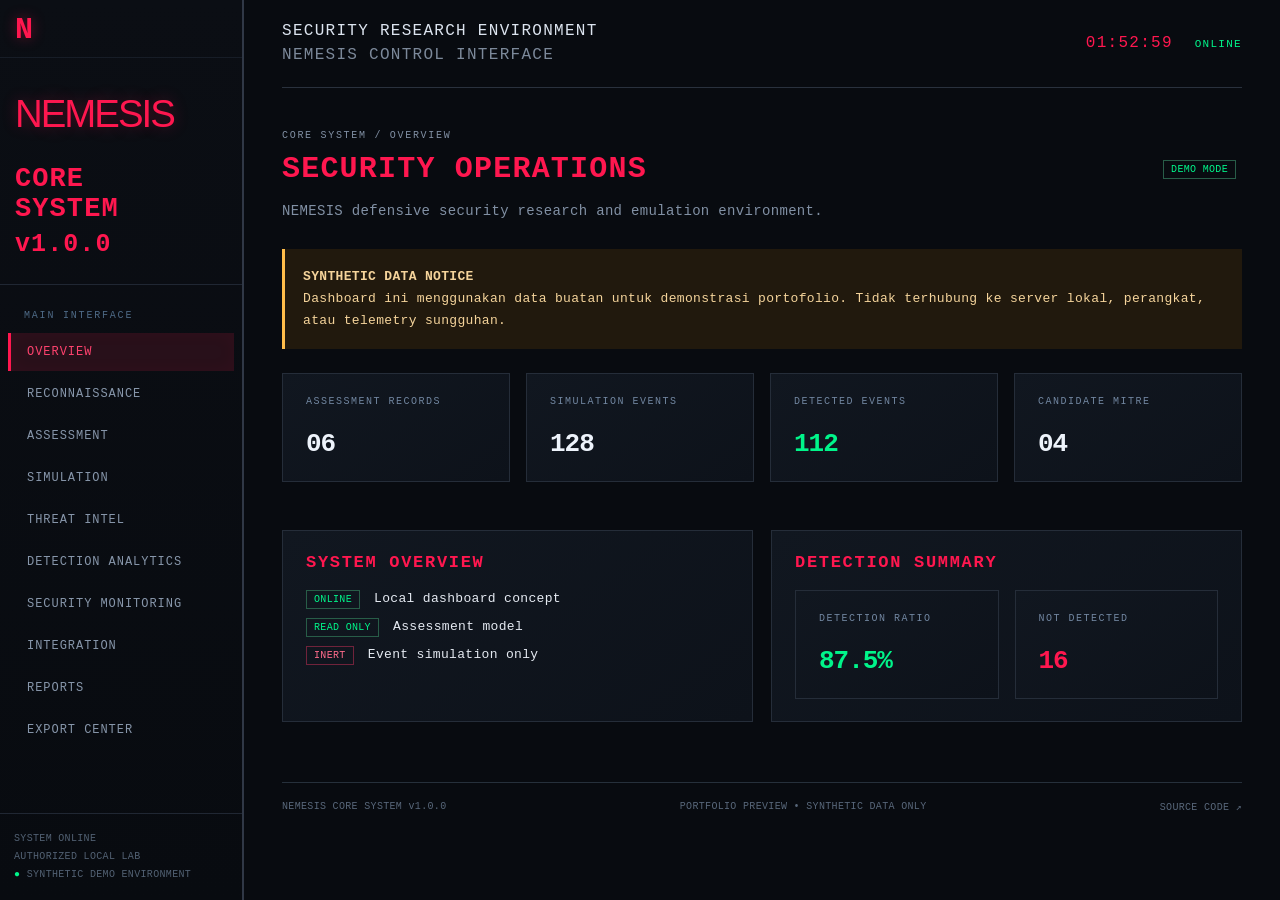
<file: projects/nemesis/index.html>
<!DOCTYPE html>
<html lang="id">
<head>
<meta charset="UTF-8">
<meta name="viewport" content="width=device-width,initial-scale=1">
<meta name="description" content="NEMESIS defensive security dashboard showcase using synthetic data only.">
<meta name="theme-color" content="#080b10">
<title>NEMESIS | Core System v1.0.0</title>
<style>
:root{color-scheme:dark;--bg:#080b10;--side:#0a0d13;--panel:#10151e;--panel2:#0d121a;--line:#252d39;--red:#ff174f;--red2:#a90032;--green:#00f58a;--blue:#5b91c7;--text:#e5eaf2;--muted:#8290a3;--mono:Consolas,"Courier New",monospace}
*{box-sizing:border-box}html{scroll-behavior:smooth}body{margin:0;background:var(--bg);color:var(--text);font-family:var(--mono);font-size:13px;letter-spacing:.025em}
button,a{font:inherit}a{color:inherit;text-decoration:none}button{cursor:pointer}
.shell{min-height:100vh}.sidebar{position:fixed;inset:0 auto 0 0;width:244px;background:linear-gradient(180deg,#0b0e14,#080b10);border-right:2px solid #303846;overflow-y:auto;z-index:5;display:flex;flex-direction:column}
.mark{height:58px;padding:13px 15px;color:var(--red);font-size:30px;font-weight:bold;border-bottom:1px solid #171d27;text-shadow:0 0 14px #ff174f66}
.brand{padding:34px 15px 25px;border-bottom:1px solid #202733}.brand-name{font-family:Arial,sans-serif;font-size:clamp(32px,3vw,46px);font-weight:500;letter-spacing:-2px;color:var(--red);text-shadow:0 0 16px #ff174f55}.brand-sub{font-size:27px;font-weight:bold;line-height:1.12;color:var(--red);margin-top:28px;letter-spacing:.04em}.brand-sub small{display:block;font-size:25px;margin-top:7px}.nav-label{padding:25px 24px 12px;color:#4e6a86;font-size:10px;letter-spacing:.18em}.nav{padding:0 8px 20px;display:grid;gap:4px}.nav button{border:0;border-left:3px solid transparent;text-align:left;background:transparent;color:#8796aa;padding:12px 16px;font-size:12px;letter-spacing:.08em}.nav button:hover,.nav button.active{background:#28101a;color:#ff426e;border-left-color:var(--red);box-shadow:inset 0 0 18px #ff174f0b}.sidebar-foot{margin-top:auto;padding:16px 14px;color:#526173;font-size:10px;border-top:1px solid #202733;line-height:1.8}
.main{margin-left:244px;min-height:100vh;padding:0 38px 40px;max-width:1800px}.topbar{height:88px;border-bottom:1px solid #29313d;display:flex;align-items:center;justify-content:space-between;gap:18px;color:#dce4ef;font-size:16px;line-height:1.45;letter-spacing:.08em}.top-status{white-space:nowrap;color:var(--green);font-size:11px}.clock{color:var(--red);font-size:16px;margin-right:14px}.page{display:none;padding-top:42px;animation:fade .22s ease}.page.active{display:block}@keyframes fade{from{opacity:.5;transform:translateY(4px)}to{opacity:1;transform:none}}
.eyebrow{color:#8190a4;font-size:10px;letter-spacing:.17em;text-transform:uppercase;margin-bottom:10px}.heading-row{display:flex;align-items:center;justify-content:space-between;gap:18px;margin-bottom:8px}.page h1{font-size:30px;line-height:1.2;color:var(--red);margin:0;font-weight:700;letter-spacing:.04em;text-transform:uppercase}.sub{color:#8190a4;font-size:14px;margin:16px 0 30px}.action{background:#b90036;border:1px solid var(--red);color:white;padding:14px 20px;font-weight:bold;font-size:12px;letter-spacing:.04em}.action:hover{background:#e00043}.action.ghost{background:#141c27;border-color:#3a4656;color:#cbd5e1}.banner{padding:17px 18px;margin:24px 0;border-left:3px solid var(--green);background:#0b1b16;color:#8de8b7;line-height:1.7}.banner.red{border-left-color:var(--red);background:#1a0d14;color:#d68ba0}.banner.demo{border-left-color:#ffbd4a;background:#21190d;color:#f5d49b}
.stats{display:grid;grid-template-columns:repeat(4,minmax(0,1fr));gap:16px;margin:22px 0 30px}.stat,.panel{background:linear-gradient(145deg,#111720,#0d121a);border:1px solid var(--line);padding:22px 23px;min-width:0}.stat .cap{color:#7186a0;font-size:10px;letter-spacing:.15em;text-transform:uppercase}.stat strong{display:block;margin-top:22px;font-size:26px;letter-spacing:-.04em;color:#edf3fb}.stat strong.green{color:var(--green)}.stat strong.red{color:var(--red)}.panel{margin:18px 0}.panel h2{margin:0 0 18px;color:var(--red);font-size:17px;letter-spacing:.1em;text-transform:uppercase}.panel p{color:#9aa8b8;line-height:1.8}.two{display:grid;grid-template-columns:1fr 1fr;gap:18px}.four{display:grid;grid-template-columns:repeat(4,1fr);gap:12px}.scenario{border:1px solid #2a3544;background:#101720;padding:18px}.scenario h3{font-size:15px;color:#dbe5f2;margin:0 0 8px}.scenario code{color:var(--red);font-size:12px}.scenario p{font-size:11px;color:#8c9bad;min-height:34px}.mini-action{border:1px solid #394656;background:#121a25;color:#b9c7d7;padding:8px 10px;font-size:10px}
.bars{display:grid;gap:18px}.barline .barhead{display:flex;justify-content:space-between;color:#9aa8b8;font-size:11px}.track{height:9px;background:#26303d;margin-top:8px}.fill{height:100%;background:linear-gradient(90deg,#a90032,#ff174f);box-shadow:0 0 12px #ff174f44}
.rows{display:grid;gap:9px}.event{padding:15px 17px;background:#160f17;border:1px solid #35212c;border-left:3px solid var(--red)}.event b{color:#ff5479;display:block;margin-bottom:7px}.event span{color:#8e9bad;font-size:11px;line-height:1.7}.tag{display:inline-block;border:1px solid #285d48;color:var(--green);font-size:10px;padding:3px 7px;margin-right:6px}.tag.red{border-color:#70233b;color:#ff6c8c}.table{width:100%;border-collapse:collapse;font-size:11px}.table th,.table td{text-align:left;padding:12px 10px;border-bottom:1px solid #26303c}.table th{color:#748ba5;font-weight:normal}.table td{color:#c5cfdb}.empty{border:1px dashed #354252;padding:28px;text-align:center;color:#718198}
.footer{border-top:1px solid #26303b;margin-top:42px;padding:18px 0;color:#58677a;font-size:10px;display:flex;justify-content:space-between;gap:12px;flex-wrap:wrap}
.source-link{display:inline-block;margin-top:12px;background:#b90036;border:1px solid var(--red);padding:12px 17px;color:#fff;font-weight:bold}.source-link:hover{background:#e00043}
@media(max-width:1050px){.sidebar{width:205px}.main{margin-left:205px;padding:0 24px 30px}.stats{grid-template-columns:repeat(2,1fr)}.four{grid-template-columns:repeat(2,1fr)}}
@media(max-width:680px){.sidebar{position:relative;width:auto;height:auto;max-height:none;border-right:0;border-bottom:2px solid #303846}.mark{height:45px}.brand{padding:15px}.brand-name{font-size:34px}.brand-sub{font-size:17px;margin-top:8px}.brand-sub small{font-size:16px;display:inline;margin-left:5px}.nav-label,.sidebar-foot{display:none}.nav{display:flex;overflow-x:auto;padding:8px;gap:5px}.nav button{white-space:nowrap;padding:9px 11px;font-size:10px}.main{margin:0;padding:0 14px 25px}.topbar{height:66px;font-size:11px}.top-status{font-size:9px}.clock{font-size:12px;margin-right:6px}.page{padding-top:28px}.page h1{font-size:22px}.heading-row{align-items:flex-start;flex-direction:column}.action{padding:10px 13px}.stats{gap:8px}.stat{padding:14px}.stat strong{font-size:21px;margin-top:14px}.stat .cap{font-size:9px}.two{grid-template-columns:1fr}.four{grid-template-columns:1fr 1fr}.panel{padding:16px}.footer{font-size:9px}}
@media(prefers-reduced-motion:reduce){*,*::before,*::after{scroll-behavior:auto!important;animation:none!important;transition:none!important}}
</style>
</head>
<body>
<div class="shell">
<aside class="sidebar">
<div class="mark">N</div>
<div class="brand"><div class="brand-name">NEMESIS</div><div class="brand-sub">CORE<br>SYSTEM<small>v1.0.0</small></div></div>
<div class="nav-label">MAIN INTERFACE</div>
<nav class="nav" aria-label="NEMESIS dashboard navigation">
<button class="active" data-page="overview">OVERVIEW</button>
<button data-page="recon">RECONNAISSANCE</button>
<button data-page="assessment">ASSESSMENT</button>
<button data-page="simulation">SIMULATION</button>
<button data-page="threat">THREAT INTEL</button>
<button data-page="analytics">DETECTION ANALYTICS</button>
<button data-page="monitoring">SECURITY MONITORING</button>
<button data-page="integration">INTEGRATION</button>
<button data-page="reports">REPORTS</button>
<button data-page="exports">EXPORT CENTER</button>
</nav>
<div class="sidebar-foot">SYSTEM ONLINE<br>AUTHORIZED LOCAL LAB<br><span style="color:var(--green)">●</span> SYNTHETIC DEMO ENVIRONMENT</div>
</aside>
<main class="main">
<div class="topbar"><div>SECURITY RESEARCH ENVIRONMENT<br><span style="color:#7c899a">NEMESIS CONTROL INTERFACE</span></div><div class="top-status"><span class="clock" id="clock">00:00:00</span> ONLINE</div></div>

<section class="page active" id="overview">
<div class="eyebrow">CORE SYSTEM / OVERVIEW</div><div class="heading-row"><h1>SECURITY OPERATIONS</h1><span class="tag">DEMO MODE</span></div>
<p class="sub">NEMESIS defensive security research and emulation environment.</p>
<div class="banner demo"><b>SYNTHETIC DATA NOTICE</b><br>Dashboard ini menggunakan data buatan untuk demonstrasi portofolio. Tidak terhubung ke server lokal, perangkat, atau telemetry sungguhan.</div>
<div class="stats">
<div class="stat"><div class="cap">Assessment Records</div><strong>06</strong></div>
<div class="stat"><div class="cap">Simulation Events</div><strong>128</strong></div>
<div class="stat"><div class="cap">Detected Events</div><strong class="green">112</strong></div>
<div class="stat"><div class="cap">Candidate MITRE</div><strong>04</strong></div>
</div>
<div class="two"><div class="panel"><h2>System Overview</h2><div class="rows"><div class="statusline"><span class="tag">ONLINE</span> Local dashboard concept</div><div class="statusline"><span class="tag">READ ONLY</span> Assessment model</div><div class="statusline"><span class="tag red">INERT</span> Event simulation only</div></div></div>
<div class="panel"><h2>Detection Summary</h2><div class="stats" style="grid-template-columns:1fr 1fr;margin:0"><div class="stat"><div class="cap">Detection Ratio</div><strong class="green">87.5%</strong></div><div class="stat"><div class="cap">Not Detected</div><strong class="red">16</strong></div></div></div></div>
</section>

<section class="page" id="recon"><div class="eyebrow">READ-ONLY MODULE</div><div class="heading-row"><h1>RECONNAISSANCE</h1><span class="tag">SYNTHETIC</span></div><p class="sub">Local inventory module concept — no actual device information is displayed here.</p><div class="banner demo">Contoh data di bawah ini bersifat placeholder. Halaman publik tidak membaca hostname, username, alamat IP, MAC address, atau konfigurasi perangkatmu.</div><div class="panel"><h2>Example Inventory Summary</h2><div class="stats"><div class="stat"><div class="cap">Platform</div><strong>WINDOWS</strong></div><div class="stat"><div class="cap">Architecture</div><strong>x64</strong></div><div class="stat"><div class="cap">Collection</div><strong>LOCAL</strong></div><div class="stat"><div class="cap">Mode</div><strong class="green">READ_ONLY</strong></div></div></div></section>

<section class="page" id="assessment"><div class="eyebrow">READ-ONLY SECURITY CHECKS</div><div class="heading-row"><h1>SECURITY ASSESSMENT</h1><span class="tag">DEMO</span></div><p class="sub">Illustrative security posture checks. No checks are executed by this public page.</p><div class="stats"><div class="stat"><div class="cap">Total Checks</div><strong>03</strong></div><div class="stat"><div class="cap">Pass</div><strong class="green">02</strong></div><div class="stat"><div class="cap">Warning</div><strong>00</strong></div><div class="stat"><div class="cap">Error</div><strong class="red">00</strong></div></div><div class="panel"><h2>Assessment Results</h2><div class="statusline">Windows Firewall <span class="tag">PASS</span></div><div class="statusline">Defender Protection <span class="tag">PASS</span></div><div class="statusline">System Information <span class="tag">INFO</span></div></div></section>

<section class="page" id="simulation"><div class="eyebrow">INERT EVENT LAB</div><div class="heading-row"><h1>SIMULATION LAB</h1><span class="tag red">NO REAL ATTACKS</span></div><p class="sub">Examples of harmless, pre-generated event records. Buttons are intentionally non-executing in this portfolio preview.</p><div class="four"><div class="scenario"><h3>AUTH-001</h3><code>Authentication</code><p>Failed login event sample</p><button class="mini-action" disabled>PREVIEW ONLY</button></div><div class="scenario"><h3>FW-001</h3><code>Network Security</code><p>Firewall alert sample</p><button class="mini-action" disabled>PREVIEW ONLY</button></div><div class="scenario"><h3>EDR-001</h3><code>Endpoint Security</code><p>Unusual process alert sample</p><button class="mini-action" disabled>PREVIEW ONLY</button></div><div class="scenario"><h3>ACCESS-001</h3><code>Access Control</code><p>Privilege change event sample</p><button class="mini-action" disabled>PREVIEW ONLY</button></div></div><div class="panel"><h2>Latest Detection Result</h2><div class="event"><b>SIMULATED EVENT — DETECTED</b><span>Sample event record • Inert local event model • Synthetic preview</span></div></div></section>

<section class="page" id="threat"><div class="eyebrow">REFERENCE CATALOG</div><div class="heading-row"><h1>THREAT INTELLIGENCE</h1><span class="tag">CANDIDATE ONLY</span></div><p class="sub">Candidate MITRE ATT&amp;CK references associated with synthetic scenario examples.</p><div class="rows"><div class="event"><b>AUTH-001 — Authentication Failure</b><span>Candidate T1110 · Brute Force · LOW confidence · Evidence required</span></div><div class="event"><b>FW-001 — Firewall Alert</b><span>Candidate T1686 · Disable or Modify System Firewall · LOW confidence</span></div><div class="event"><b>EDR-001 — Unusual Process</b><span>Candidate T1059 · Command and Scripting Interpreter · LOW confidence</span></div><div class="event"><b>ACCESS-001 — Privilege Change</b><span>Candidate T1098 · Account Manipulation · LOW confidence</span></div></div><div class="banner">MITRE mappings are candidates for learning and triage, not confirmed attack evidence.</div></section>

<section class="page" id="analytics"><div class="eyebrow">READ-ONLY SIMULATION ANALYTICS</div><div class="heading-row"><h1>DETECTION ANALYTICS</h1><span class="tag">SYNTHETIC DATA</span></div><p class="sub">Detection coverage across the illustrative event set.</p><div class="banner">ANALYSIS MODE: READ_ONLY_SIMULATION_ANALYTICS — stored synthetic event examples only.</div><div class="stats"><div class="stat"><div class="cap">Total Events</div><strong>128</strong></div><div class="stat"><div class="cap">Detected</div><strong class="green">112</strong></div><div class="stat"><div class="cap">Not Detected</div><strong class="red">16</strong></div><div class="stat"><div class="cap">Coverage</div><strong>87.5%</strong></div></div><div class="panel"><h2>Scenario Distribution</h2><div class="bars"><div class="barline"><div class="barhead"><span>Authentication</span><span>42</span></div><div class="track"><div class="fill" style="width:100%"></div></div></div><div class="barline"><div class="barhead"><span>Endpoint Security</span><span>35</span></div><div class="track"><div class="fill" style="width:83.3%"></div></div></div><div class="barline"><div class="barhead"><span>Firewall</span><span>28</span></div><div class="track"><div class="fill" style="width:66.7%"></div></div></div><div class="barline"><div class="barhead"><span>Access Control</span><span>23</span></div><div class="track"><div class="fill" style="width:54.8%"></div></div></div></div></div></section>

<section class="page" id="monitoring"><div class="eyebrow">READ-ONLY MONITORING MODULE</div><div class="heading-row"><h1>SECURITY MONITORING</h1><span class="tag">READ ONLY</span></div><p class="sub">Timeline and summary of stored synthetic simulation events.</p><div class="banner">This monitoring summary describes stored inert simulation examples only. It is not live system monitoring or real-world threat detection.</div><div class="stats"><div class="stat"><div class="cap">Analyzed Events</div><strong>128</strong></div><div class="stat"><div class="cap">Detected Events</div><strong class="green">112</strong></div><div class="stat"><div class="cap">Not Detected</div><strong>16</strong></div><div class="stat"><div class="cap">Monitoring Mode</div><strong style="font-size:18px">READ_ONLY</strong></div></div><div class="panel"><h2>Event Timeline</h2><div class="rows"><div class="event"><b>#128 — Unusual Process Alert</b><span>EDR-001 · Synthetic timestamp · DETECTED</span></div><div class="event"><b>#127 — Failed Login Event</b><span>AUTH-001 · Synthetic timestamp · DETECTED</span></div><div class="event"><b>#126 — Firewall Alert</b><span>FW-001 · Synthetic timestamp · DETECTED</span></div><div class="event"><b>#125 — Privilege Change</b><span>ACCESS-001 · Synthetic timestamp · NOT DETECTED</span></div></div></div></section>

<section class="page" id="integration"><div class="eyebrow">SYSTEM CONNECTIONS</div><div class="heading-row"><h1>INTEGRATION</h1><span class="tag">PREVIEW</span></div><p class="sub">Integration architecture overview.</p><div class="panel"><h2>SENTINEL X Integration</h2><p>Conceptual integration status panel. This public preview does not connect to SENTINEL X, NEMESIS localhost services, or any external endpoint.</p><div class="banner red">DEFENSIVE MONITORING CONCEPT — no external system connection is active.</div></div></section>

<section class="page" id="reports"><div class="eyebrow">REPORT MANAGEMENT</div><div class="heading-row"><h1>UNIFIED REPORTS</h1><span class="tag">SAMPLE</span></div><p class="sub">Illustrative report archive using fictional report metadata.</p><div class="stats"><div class="stat"><div class="cap">Assessment Reports</div><strong>06</strong></div><div class="stat"><div class="cap">Latest Record</div><strong>#06</strong></div></div><div class="panel"><h2>Available Assessment Reports</h2><div class="event"><b>REPORT #06 — NEMESIS SECURITY ASSESSMENT</b><span>Synthetic sample report metadata · JSON / HTML preview</span></div><div class="event"><b>REPORT #05 — NEMESIS SECURITY ASSESSMENT</b><span>Synthetic sample report metadata · JSON / HTML preview</span></div></div></section>

<section class="page" id="exports"><div class="eyebrow">DATA EXPORT INTERFACE</div><div class="heading-row"><h1>EXPORT CENTER</h1><span class="tag">DEMO FILES</span></div><p class="sub">Example export inventory. No files are generated or downloaded by this public preview.</p><div class="stats"><div class="stat"><div class="cap">Available Formats</div><strong>02</strong></div><div class="stat"><div class="cap">JSON</div><strong>DATA</strong></div><div class="stat"><div class="cap">HTML</div><strong>REPORT</strong></div><div class="stat"><div class="cap">Mode</div><strong class="green">STATIC</strong></div></div><div class="panel"><h2>Unified Export History</h2><table class="table"><thead><tr><th>FILE NAME</th><th>FORMAT</th><th>STATUS</th></tr></thead><tbody><tr><td>nemesis_demo_report.json</td><td>JSON</td><td><span class="tag">SAMPLE</span></td></tr><tr><td>nemesis_demo_report.html</td><td>HTML</td><td><span class="tag">SAMPLE</span></td></tr></tbody></table></div></section>

<div class="footer"><span>NEMESIS CORE SYSTEM v1.0.0</span><span>PORTFOLIO PREVIEW • SYNTHETIC DATA ONLY</span><span><a href="https://github.com/muchammadleonardtaufikputra-bot/NEMESIS" target="_blank" rel="noopener noreferrer">SOURCE CODE ↗</a></span></div>
</main>
</div>
<script>
(function(){
 const buttons=[...document.querySelectorAll('.nav button')];
 const pages=[...document.querySelectorAll('.page')];
 function show(id){
   pages.forEach(p=>p.classList.toggle('active',p.id===id));
   buttons.forEach(b=>b.classList.toggle('active',b.dataset.page===id));
   window.scrollTo({top:0,behavior:'smooth'});
 }
 buttons.forEach(b=>b.addEventListener('click',()=>show(b.dataset.page)));
 const clock=document.getElementById('clock');
 function tick(){const d=new Date();clock.textContent=[d.getHours(),d.getMinutes(),d.getSeconds()].map(x=>String(x).padStart(2,'0')).join(':')}
 tick();setInterval(tick,1000);
})();
</script>
</body>
</html>
</file>
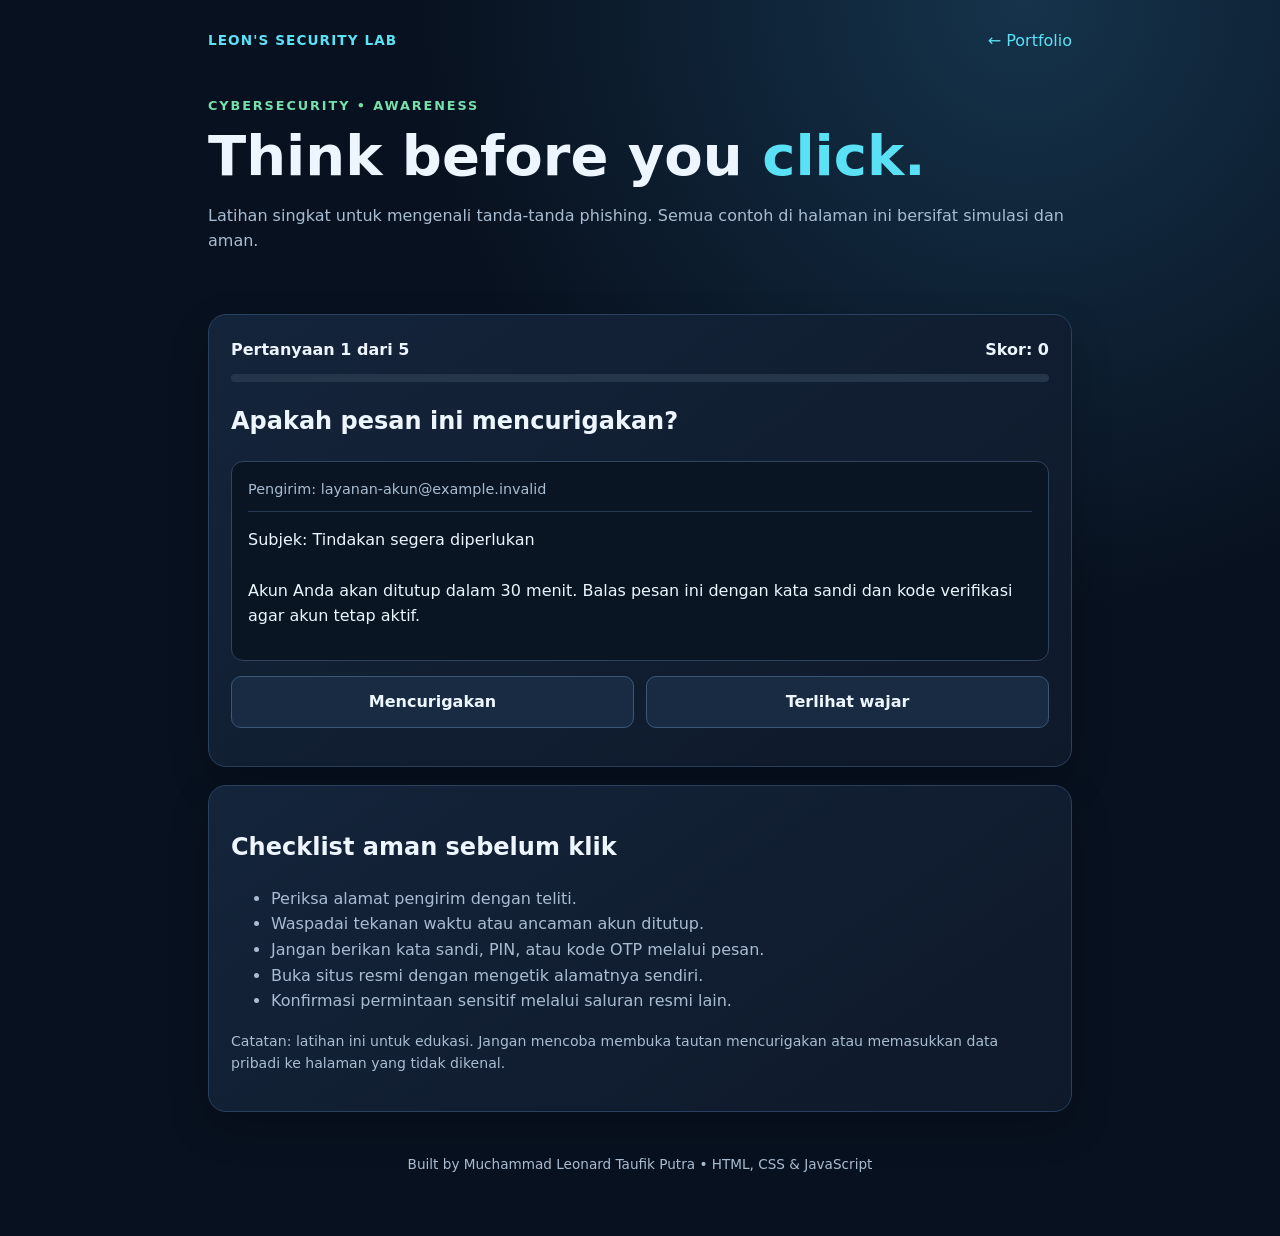
<file: projects/security-awareness/index.html>
<!doctype html>
<html lang="id">
<head>
<meta charset="utf-8"><meta name="viewport" content="width=device-width,initial-scale=1">
<meta name="description" content="Cybersecurity Awareness Lab: latihan mengenali pesan phishing secara aman.">
<link rel="icon" type="image/svg+xml" href="../../favicon.svg">
<title>Cybersecurity Awareness Lab | Leon</title>
<style>
:root{color-scheme:dark;--bg:#08111f;--panel:#111f32;--line:#29415e;--cyan:#5be1f5;--muted:#a9bdd2;--green:#76e0ac;--red:#ff9b9b}*{box-sizing:border-box}body{margin:0;background:radial-gradient(circle at 80% 0,#15334b 0,transparent 38%),var(--bg);color:#edf6ff;font:16px/1.6 system-ui,Arial}.wrap{max-width:900px;margin:auto;padding:28px 18px 60px}.top{display:flex;justify-content:space-between;gap:12px;align-items:center}.brand{color:var(--cyan);font-weight:800;letter-spacing:.08em;font-size:.85rem}.back{color:var(--cyan);text-decoration:none}.hero{padding:42px 0 26px}.eyebrow{color:var(--green);font-weight:700;font-size:.8rem;letter-spacing:.15em}.hero h1{font-size:clamp(2rem,6vw,3.5rem);line-height:1.08;margin:10px 0}.hero h1 span{color:var(--cyan)}.muted{color:var(--muted)}.panel{background:linear-gradient(145deg,#14243a,#0e192a);border:1px solid var(--line);border-radius:18px;padding:22px;margin:18px 0;box-shadow:0 16px 40px #0003}.progress{height:8px;background:#25364b;border-radius:10px;overflow:hidden;margin:12px 0 20px}.bar{height:100%;width:0;background:var(--cyan);transition:width .25s}.mail{background:#091523;border:1px solid #30445e;border-radius:12px;padding:16px;margin:15px 0}.meta{font-size:.9rem;color:var(--muted);border-bottom:1px solid #263b53;padding-bottom:10px}.message{white-space:pre-line;margin:15px 0}.choices{display:grid;grid-template-columns:1fr 1fr;gap:12px}.choice,button{font:inherit;font-weight:700;border:1px solid #3b5877;border-radius:10px;padding:12px 16px;background:#182b42;color:#edf6ff;cursor:pointer}.choice:hover,button:hover{border-color:var(--cyan);background:#1b3850}.choice:focus-visible,button:focus-visible,a:focus-visible{outline:3px solid var(--cyan);outline-offset:3px}.choice:disabled{opacity:.6;cursor:default}.feedback{padding:14px;border-radius:10px;margin-top:14px;display:none}.feedback.show{display:block}.good{background:#103328;border:1px solid #287c5a}.bad{background:#3b2027;border:1px solid #85414d}.actions{display:flex;gap:10px;flex-wrap:wrap;margin-top:16px}.primary{background:var(--cyan);color:#06131e;border:0}.small{font-size:.88rem}.score{font-size:2rem;color:var(--cyan);font-weight:800}.footer{text-align:center;color:var(--muted);font-size:.85rem;padding-top:24px}@media(max-width:560px){.choices{grid-template-columns:1fr}.panel{padding:17px}}
</style>
</head>
<body><main class="wrap">
<div class="top"><div class="brand">LEON'S SECURITY LAB</div><a class="back" href="../../">← Portfolio</a></div>
<header class="hero"><div class="eyebrow">CYBERSECURITY • AWARENESS</div><h1>Think before you <span>click.</span></h1><p class="muted">Latihan singkat untuk mengenali tanda-tanda phishing. Semua contoh di halaman ini bersifat simulasi dan aman.</p></header>
<section class="panel"><div class="top"><strong id="counter">Pertanyaan 1 dari 5</strong><strong id="points">Skor: 0</strong></div><div class="progress"><div class="bar" id="bar"></div></div>
<h2 id="question">Apakah pesan ini mencurigakan?</h2><div class="mail"><div class="meta" id="sender"></div><div class="message" id="message"></div></div>
<div class="choices"><button class="choice" id="phish">Mencurigakan</button><button class="choice" id="safe">Terlihat wajar</button></div>
<div class="feedback" id="feedback" aria-live="polite"></div><div class="actions"><button class="primary" id="next" hidden>Pertanyaan berikutnya →</button></div>
</section>
<section class="panel" id="result" hidden><div class="eyebrow">HASIL LATIHAN</div><div class="score" id="finalScore"></div><h2 id="resultTitle"></h2><p class="muted" id="resultText"></p><button class="primary" id="again">Ulangi latihan</button></section>
<section class="panel"><h2>Checklist aman sebelum klik</h2><ul class="muted"><li>Periksa alamat pengirim dengan teliti.</li><li>Waspadai tekanan waktu atau ancaman akun ditutup.</li><li>Jangan berikan kata sandi, PIN, atau kode OTP melalui pesan.</li><li>Buka situs resmi dengan mengetik alamatnya sendiri.</li><li>Konfirmasi permintaan sensitif melalui saluran resmi lain.</li></ul><p class="small muted">Catatan: latihan ini untuk edukasi. Jangan mencoba membuka tautan mencurigakan atau memasukkan data pribadi ke halaman yang tidak dikenal.</p></section>
<footer class="footer">Built by Muchammad Leonard Taufik Putra • HTML, CSS & JavaScript</footer>
</main>
<script>
const cases=[
{sender:"Pengirim: layanan-akun@example.invalid",message:"Subjek: Tindakan segera diperlukan\n\nAkun Anda akan ditutup dalam 30 menit. Balas pesan ini dengan kata sandi dan kode verifikasi agar akun tetap aktif.",phish:true,why:"Pesan meminta kata sandi dan kode verifikasi serta menekan penerima dengan batas waktu. Layanan tepercaya tidak seharusnya meminta rahasia akun melalui balasan pesan."},
{sender:"Pengirim: guru@example.school",message:"Subjek: Materi kelas minggu ini\n\nHalo, materi belajar minggu ini sudah tersedia di portal sekolah yang biasa kita gunakan. Silakan buka portal melalui alamat resmi yang sudah dibagikan sekolah.",phish:false,why:"Contoh ini tidak meminta data rahasia, tidak menekan penerima, dan mengarahkan ke portal resmi yang sudah dikenal. Tetap periksa konteks dan pengirim pada situasi nyata."},
{sender:"Pengirim: hadiah-menang@example.invalid",message:"Subjek: Anda terpilih sebagai pemenang!\n\nAnda mendapat hadiah besar meskipun tidak mengikuti undian. Kirim data pribadi sekarang untuk mengklaim hadiah.",phish:true,why:"Hadiah tak terduga yang meminta data pribadi adalah tanda bahaya. Jangan membagikan informasi pribadi untuk klaim yang tidak dapat diverifikasi."},
{sender:"Pengirim: it-support@example.invalid",message:"Subjek: Verifikasi perangkat\n\nKami melihat aktivitas tidak biasa. Masukkan kata sandi dan OTP pada formulir terlampir agar akses Anda tidak diblokir.",phish:true,why:"Permintaan kata sandi dan OTP melalui formulir serta ancaman pemblokiran merupakan pola phishing. Hubungi tim IT melalui kontak resmi yang sudah diketahui."},
{sender:"Pengirim: perpustakaan@example.school",message:"Subjek: Pengingat pengembalian buku\n\nPengingat: buku pinjaman dikembalikan Jumat ini. Jika ada pertanyaan, kunjungi meja perpustakaan seperti biasa.",phish:false,why:"Pesan ini hanya berisi pengingat rutin, tidak meminta rahasia akun, dan tidak mengarahkan ke tautan tak dikenal. Konteks tetap perlu diperiksa."}
];
let index=0,score=0,answered=false;
const $=id=>document.getElementById(id);
function render(){const c=cases[index];answered=false;$("counter").textContent="Pertanyaan "+(index+1)+" dari "+cases.length;$("points").textContent="Skor: "+score;$("bar").style.width=(index/cases.length*100)+"%";$("sender").textContent=c.sender;$("message").textContent=c.message;$("feedback").className="feedback";$("feedback").textContent="";$("phish").disabled=false;$("safe").disabled=false;$("next").hidden=true;$("question").textContent="Apakah pesan ini mencurigakan?";$("result").hidden=true}
function answer(value){if(answered)return;answered=true;const c=cases[index],correct=value===c.phish;if(correct)score++;$("points").textContent="Skor: "+score;$("phish").disabled=true;$("safe").disabled=true;const f=$("feedback");f.className="feedback show "+(correct?"good":"bad");f.innerHTML="<strong>"+(correct?"Tepat!":"Belum tepat.")+"</strong><p>"+c.why+"</p>";$("next").hidden=false;$("next").textContent=index===cases.length-1?"Lihat hasil":"Pertanyaan berikutnya →"}
$("phish").onclick=()=>answer(true);$("safe").onclick=()=>answer(false);
$("next").onclick=()=>{if(index<cases.length-1){index++;render()}else{ $("result").hidden=false;$("finalScore").textContent=score+" / "+cases.length;$("resultTitle").textContent=score===cases.length?"Hebat! Pengamatanmu tajam.":score>=3?"Bagus! Terus latih kebiasaan memeriksa pesan.":"Terus berlatih mengenali tanda bahaya."; $("resultText").textContent="Kamu menyelesaikan lima contoh simulasi. Ingat, satu tanda saja belum selalu membuktikan phishing—periksa konteks dan konfirmasi melalui kanal resmi.";$("bar").style.width="100%";$("result").scrollIntoView({behavior:"smooth"})}};
$("again").onclick=()=>{index=0;score=0;render();$("result").hidden=true;window.scrollTo({top:0,behavior:"smooth"})};render();
</script></body></html>
</file>
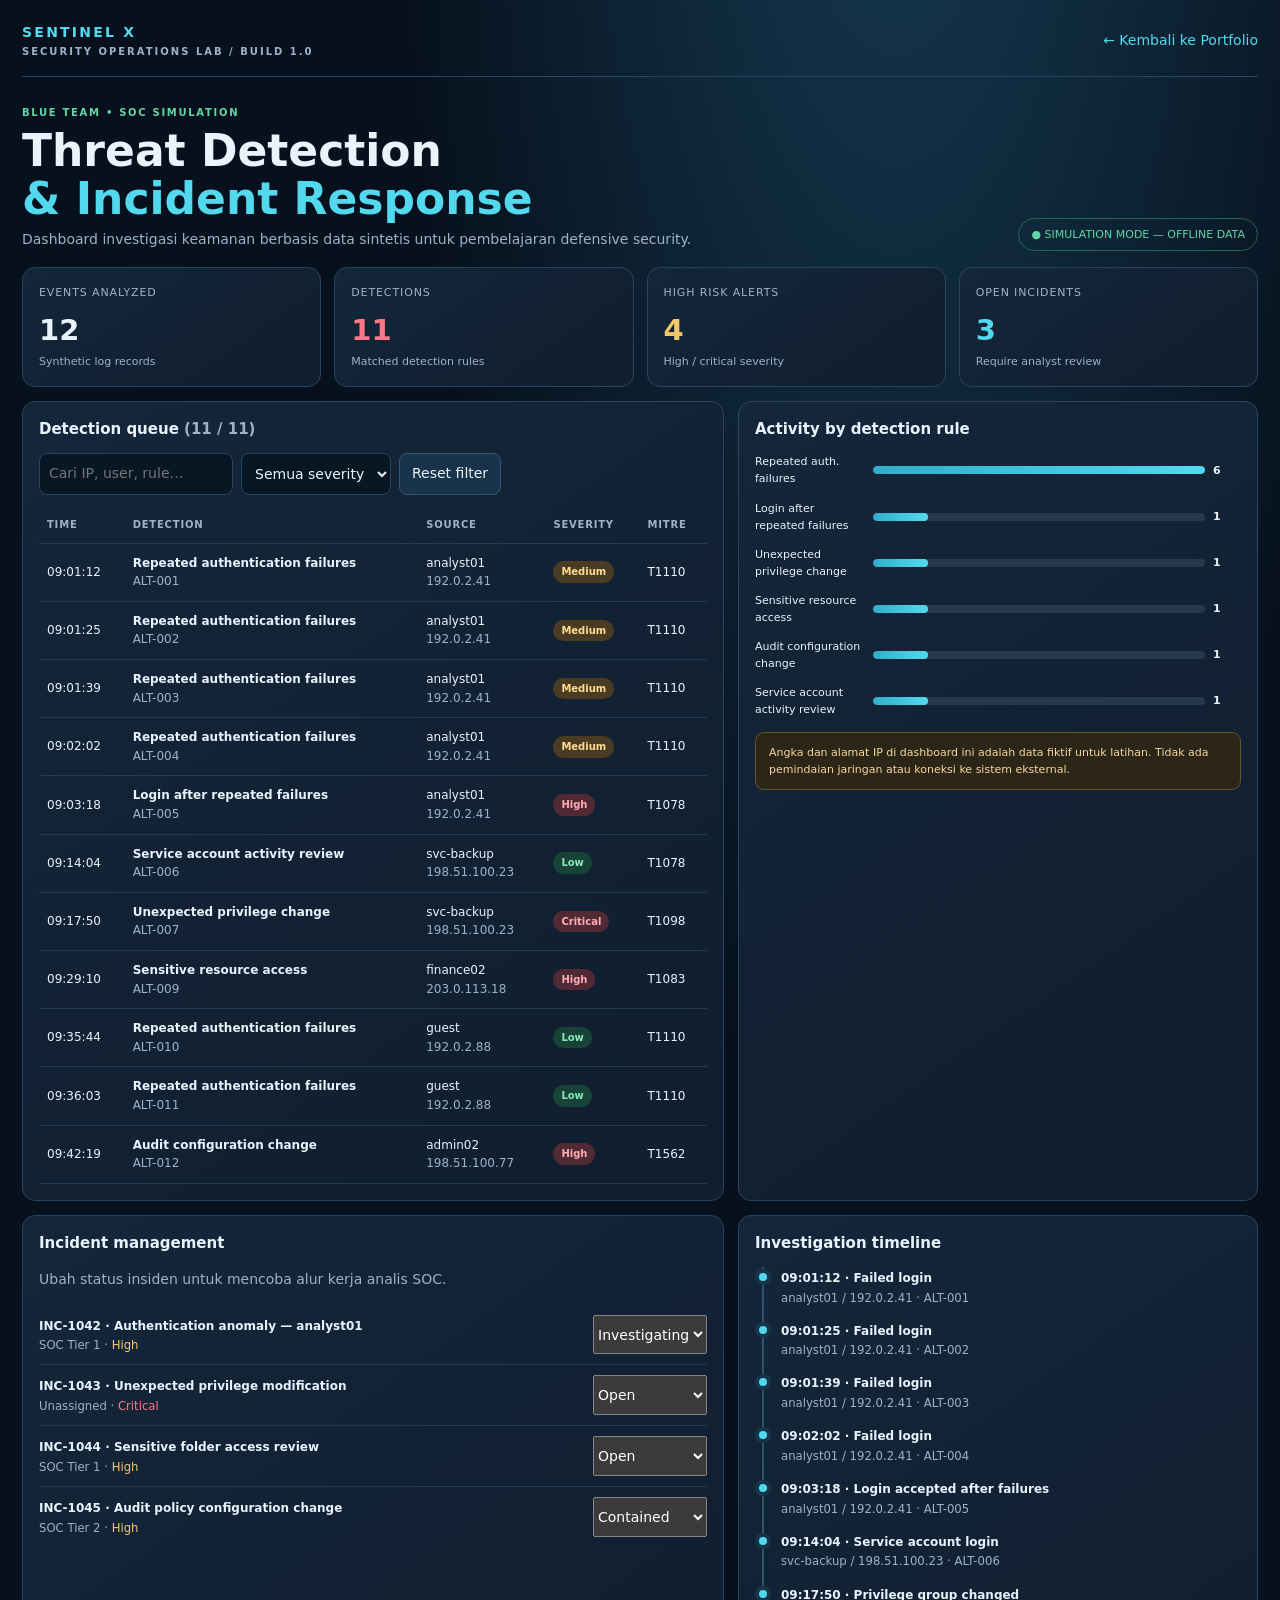
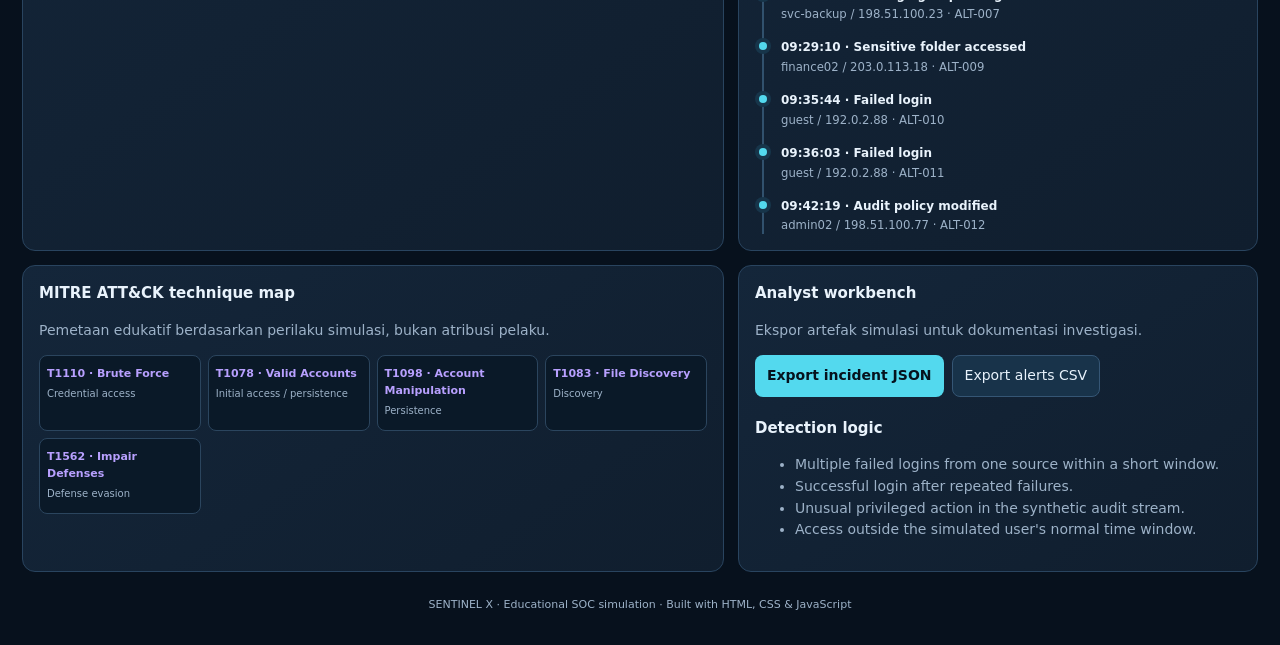
<file: projects/sentinel-x/index.html>
<!doctype html>
<html lang="id">
<head>
<meta charset="utf-8"><meta name="viewport" content="width=device-width,initial-scale=1">
<meta name="description" content="SENTINEL X — simulated SOC dashboard for defensive security learning.">
<link rel="icon" type="image/svg+xml" href="../../favicon.svg">
<title>SENTINEL X | Security Operations Lab</title>
<style>
:root{color-scheme:dark;--bg:#07111d;--panel:#101e2e;--panel2:#14263a;--line:#29445f;--text:#e9f3fc;--muted:#9db2c8;--cyan:#53d9ee;--green:#61d6a5;--yellow:#f5c76b;--red:#ff7887;--purple:#b8a0ff}
*{box-sizing:border-box}body{margin:0;background:radial-gradient(ellipse at 70% -15%,#163c54 0,transparent 40%),var(--bg);color:var(--text);font:14px/1.55 Inter,system-ui,Arial,sans-serif}button,input,select{font:inherit}.shell{max-width:1440px;margin:auto;padding:22px}.top{display:flex;align-items:center;justify-content:space-between;gap:15px;border-bottom:1px solid var(--line);padding-bottom:17px}.brand{font-weight:900;letter-spacing:.16em;color:var(--cyan)}.brand small{display:block;color:var(--muted);font-size:10px;letter-spacing:.2em}.top a{color:var(--cyan);text-decoration:none}.hero{padding:28px 0 16px;display:flex;justify-content:space-between;gap:18px;align-items:end}.eyebrow{color:var(--green);letter-spacing:.17em;font-size:10px;font-weight:800}.hero h1{font-size:clamp(28px,4vw,44px);line-height:1.1;margin:6px 0}.muted{color:var(--muted)}.pill{border:1px solid #28644f;color:var(--green);border-radius:30px;padding:7px 12px;font-size:11px;white-space:nowrap}.grid{display:grid;grid-template-columns:repeat(4,minmax(0,1fr));gap:13px}.card{background:linear-gradient(145deg,var(--panel2),var(--panel));border:1px solid var(--line);border-radius:13px;padding:16px;min-width:0}.metric-label{font-size:11px;color:var(--muted);text-transform:uppercase;letter-spacing:.08em}.metric{font-size:29px;font-weight:850;margin-top:7px}.metric-sub{font-size:11px;color:var(--muted)}.red{color:var(--red)}.yellow{color:var(--yellow)}.green{color:var(--green)}.cyan{color:var(--cyan)}.layout{display:grid;grid-template-columns:1.35fr 1fr;gap:14px;margin-top:14px}.card h2{font-size:15px;margin:0 0 12px}.toolbar{display:flex;flex-wrap:wrap;gap:8px;margin-bottom:12px}.toolbar input,.toolbar select{background:#091725;border:1px solid var(--line);border-radius:8px;color:var(--text);padding:9px;min-width:120px}.btn{background:#18334a;border:1px solid #355675;color:var(--text);padding:9px 12px;border-radius:8px;cursor:pointer}.btn:hover{border-color:var(--cyan)}.btn.primary{background:var(--cyan);color:#06121d;border:0;font-weight:800}.btn:focus-visible,input:focus-visible,select:focus-visible{outline:2px solid var(--cyan);outline-offset:2px}.table-wrap{overflow:auto}table{width:100%;border-collapse:collapse;white-space:nowrap;font-size:12px}th,td{text-align:left;padding:10px 8px;border-bottom:1px solid #233a50}th{color:var(--muted);font-size:10px;text-transform:uppercase;letter-spacing:.08em}.tag{display:inline-block;border-radius:30px;padding:3px 8px;font-size:10px;font-weight:800;background:#26394c}.tag.high,.tag.critical{background:#512a36;color:#ffabb4}.tag.medium{background:#4a3b23;color:#ffdc92}.tag.low{background:#174437;color:#8ce7bd}.tag.info{background:#203c54;color:#9edfff}.bar-list{display:grid;gap:12px}.bar-row{display:grid;grid-template-columns:110px 1fr 28px;gap:8px;align-items:center;font-size:11px}.track{height:8px;background:#26384b;border-radius:8px;overflow:hidden}.fill{height:100%;background:linear-gradient(90deg,#31aeca,var(--cyan));border-radius:8px}.incident{display:grid;grid-template-columns:1fr auto;gap:8px;padding:10px 0;border-bottom:1px solid #233a50}.incident:last-child{border:0}.incident strong{font-size:12px}.incident small{display:block;color:var(--muted)}.timeline{border-left:2px solid #31516d;margin-left:7px;padding-left:17px;display:grid;gap:13px}.event{position:relative}.event:before{content:"";position:absolute;width:8px;height:8px;border-radius:50%;background:var(--cyan);left:-22px;top:6px;box-shadow:0 0 0 4px #17354a}.event strong{font-size:12px}.event small{display:block;color:var(--muted)}.matrix{display:grid;grid-template-columns:repeat(4,1fr);gap:7px}.tech{padding:9px 7px;background:#0a1928;border:1px solid #2b455e;border-radius:8px;min-height:64px}.tech b{display:block;color:var(--purple);font-size:11px}.tech span{font-size:10px;color:var(--muted)}.foot{padding:24px 0 10px;text-align:center;color:var(--muted);font-size:11px}.notice{border:1px solid #66532b;background:#2c2619;color:#f5d99c;padding:11px 13px;border-radius:9px;margin-top:14px;font-size:11px}.empty{padding:20px;text-align:center;color:var(--muted)}@media(max-width:900px){.grid{grid-template-columns:repeat(2,1fr)}.layout{grid-template-columns:1fr}}@media(max-width:540px){.shell{padding:14px}.hero{align-items:start;flex-direction:column}.matrix{grid-template-columns:repeat(2,1fr)}.metric{font-size:24px}}
</style>
</head>
<body><main class="shell">
<header class="top"><div class="brand">SENTINEL X<small>SECURITY OPERATIONS LAB / BUILD 1.0</small></div><a href="../../">← Kembali ke Portfolio</a></header>
<section class="hero"><div><div class="eyebrow">BLUE TEAM • SOC SIMULATION</div><h1>Threat Detection<br><span class="cyan"> & Incident Response</span></h1><div class="muted">Dashboard investigasi keamanan berbasis data sintetis untuk pembelajaran defensive security.</div></div><div class="pill">● SIMULATION MODE — OFFLINE DATA</div></section>
<section class="grid" aria-label="Security metrics">
<div class="card"><div class="metric-label">Events analyzed</div><div class="metric" id="mEvents">—</div><div class="metric-sub">Synthetic log records</div></div>
<div class="card"><div class="metric-label">Detections</div><div class="metric red" id="mDetections">—</div><div class="metric-sub">Matched detection rules</div></div>
<div class="card"><div class="metric-label">High risk alerts</div><div class="metric yellow" id="mHigh">—</div><div class="metric-sub">High / critical severity</div></div>
<div class="card"><div class="metric-label">Open incidents</div><div class="metric cyan" id="mOpen">—</div><div class="metric-sub">Require analyst review</div></div>
</section>
<div class="layout">
<section class="card"><h2>Detection queue <span class="muted" id="queueCount"></span></h2><div class="toolbar"><input id="search" type="search" placeholder="Cari IP, user, rule…" aria-label="Cari alert"><select id="severity" aria-label="Filter severity"><option value="all">Semua severity</option><option>Critical</option><option>High</option><option>Medium</option><option>Low</option></select><button class="btn" id="reset">Reset filter</button></div><div class="table-wrap"><table><thead><tr><th>Time</th><th>Detection</th><th>Source</th><th>Severity</th><th>MITRE</th></tr></thead><tbody id="alerts"></tbody></table></div></section>
<section class="card"><h2>Activity by detection rule</h2><div class="bar-list" id="ruleBars"></div><div class="notice">Angka dan alamat IP di dashboard ini adalah data fiktif untuk latihan. Tidak ada pemindaian jaringan atau koneksi ke sistem eksternal.</div></section>
<section class="card"><h2>Incident management</h2><p class="muted small">Ubah status insiden untuk mencoba alur kerja analis SOC.</p><div id="incidents"></div></section>
<section class="card"><h2>Investigation timeline</h2><div class="timeline" id="timeline"></div></section>
<section class="card"><h2>MITRE ATT&CK technique map</h2><p class="muted small">Pemetaan edukatif berdasarkan perilaku simulasi, bukan atribusi pelaku.</p><div class="matrix" id="matrix"></div></section>
<section class="card"><h2>Analyst workbench</h2><p class="muted small">Ekspor artefak simulasi untuk dokumentasi investigasi.</p><div class="toolbar"><button class="btn primary" id="exportJson">Export incident JSON</button><button class="btn" id="exportCsv">Export alerts CSV</button></div><h2 style="margin-top:20px">Detection logic</h2><ul class="muted small"><li>Multiple failed logins from one source within a short window.</li><li>Successful login after repeated failures.</li><li>Unusual privileged action in the synthetic audit stream.</li><li>Access outside the simulated user's normal time window.</li></ul></section>
</div>
<footer class="foot">SENTINEL X · Educational SOC simulation · Built with HTML, CSS & JavaScript</footer>
</main>
<script>
const logs=[
{time:"09:01:12",type:"auth_fail",user:"analyst01",ip:"192.0.2.41",detail:"Failed login",mitre:"T1110",severity:"Medium"},
{time:"09:01:25",type:"auth_fail",user:"analyst01",ip:"192.0.2.41",detail:"Failed login",mitre:"T1110",severity:"Medium"},
{time:"09:01:39",type:"auth_fail",user:"analyst01",ip:"192.0.2.41",detail:"Failed login",mitre:"T1110",severity:"Medium"},
{time:"09:02:02",type:"auth_fail",user:"analyst01",ip:"192.0.2.41",detail:"Failed login",mitre:"T1110",severity:"Medium"},
{time:"09:03:18",type:"auth_success",user:"analyst01",ip:"192.0.2.41",detail:"Login accepted after failures",mitre:"T1078",severity:"High"},
{time:"09:14:04",type:"auth_success",user:"svc-backup",ip:"198.51.100.23",detail:"Service account login",mitre:"T1078",severity:"Low"},
{time:"09:17:50",type:"priv_change",user:"svc-backup",ip:"198.51.100.23",detail:"Privilege group changed",mitre:"T1098",severity:"Critical"},
{time:"09:22:31",type:"auth_success",user:"finance02",ip:"203.0.113.18",detail:"Login outside normal hours",mitre:"T1078",severity:"Medium"},
{time:"09:29:10",type:"file_access",user:"finance02",ip:"203.0.113.18",detail:"Sensitive folder accessed",mitre:"T1083",severity:"High"},
{time:"09:35:44",type:"auth_fail",user:"guest",ip:"192.0.2.88",detail:"Failed login",mitre:"T1110",severity:"Low"},
{time:"09:36:03",type:"auth_fail",user:"guest",ip:"192.0.2.88",detail:"Failed login",mitre:"T1110",severity:"Low"},
{time:"09:42:19",type:"config_change",user:"admin02",ip:"198.51.100.77",detail:"Audit policy modified",mitre:"T1562",severity:"High"}
];
const rules=[
{id:"DET-001",name:"Repeated authentication failures",match:l=>l.type==="auth_fail",mitre:"T1110",base:"Medium",why:"Repeated failed authentication attempts can indicate password guessing. Review account lockout and identity logs."},
{id:"DET-002",name:"Login after repeated failures",match:l=>l.type==="auth_success"&&l.ip==="192.0.2.41",mitre:"T1078",base:"High",why:"A successful login followed multiple failures from the same synthetic source. Verify the account owner and session context."},
{id:"DET-003",name:"Unexpected privilege change",match:l=>l.type==="priv_change",mitre:"T1098",base:"Critical",why:"A service account changed a privileged group. Confirm whether the change was approved and review the audit trail."},
{id:"DET-004",name:"Sensitive resource access",match:l=>l.type==="file_access",mitre:"T1083",base:"High",why:"Sensitive folder access should be checked against the user's role and normal work pattern."},
{id:"DET-005",name:"Audit configuration change",match:l=>l.type==="config_change",mitre:"T1562",base:"High",why:"A change to audit policy can reduce visibility. Validate the change request and confirm logging remains enabled."},
{id:"DET-006",name:"Service account activity review",match:l=>l.user.startsWith("svc-")&&l.type==="auth_success",mitre:"T1078",base:"Low",why:"Service account activity should match its documented purpose, host, and schedule."}
];
const detections=logs.map((log,i)=>{const rule=rules.find(r=>r.match(log));return rule?{...log,id:"ALT-"+String(i+1).padStart(3,"0"),rule:rule.name,ruleId:rule.id,severity:log.severity||rule.base,why:rule.why}:null}).filter(Boolean);
const incidentSeed=[
{id:"INC-1042",title:"Authentication anomaly — analyst01",severity:"High",status:"Investigating",owner:"SOC Tier 1",alert:"ALT-005"},
{id:"INC-1043",title:"Unexpected privilege modification",severity:"Critical",status:"Open",owner:"Unassigned",alert:"ALT-007"},
{id:"INC-1044",title:"Sensitive folder access review",severity:"High",status:"Open",owner:"SOC Tier 1",alert:"ALT-009"},
{id:"INC-1045",title:"Audit policy configuration change",severity:"High",status:"Contained",owner:"SOC Tier 2",alert:"ALT-012"}
];
let incidents=incidentSeed.map(x=>({...x}));
const techniques=[["T1110","Brute Force","Credential access"],["T1078","Valid Accounts","Initial access / persistence"],["T1098","Account Manipulation","Persistence"],["T1083","File Discovery","Discovery"],["T1562","Impair Defenses","Defense evasion"]];
const $=id=>document.getElementById(id);
function renderMetrics(){$("mEvents").textContent=logs.length;$("mDetections").textContent=detections.length;$("mHigh").textContent=detections.filter(x=>["High","Critical"].includes(x.severity)).length;$("mOpen").textContent=incidents.filter(x=>!["Closed","Contained"].includes(x.status)).length}
function renderAlerts(){const q=$("search").value.toLowerCase(),s=$("severity").value;const rows=detections.filter(x=>(s==="all"||x.severity===s)&&[x.id,x.user,x.ip,x.rule,x.detail].join(" ").toLowerCase().includes(q));$("queueCount").textContent="("+rows.length+" / "+detections.length+")";$("alerts").innerHTML=rows.length?rows.map(x=>'<tr><td>'+x.time+'</td><td><b>'+x.rule+'</b><br><span class="muted">'+x.id+'</span></td><td>'+x.user+'<br><span class="muted">'+x.ip+'</span></td><td><span class="tag '+x.severity.toLowerCase()+'">'+x.severity+'</span></td><td>'+x.mitre+'</td></tr>').join(""):'<tr><td colspan="5" class="empty">Tidak ada alert yang cocok.</td></tr>'}
function renderBars(){const counts=rules.map(r=>({name:r.name,n:detections.filter(d=>d.ruleId===r.id).length}));const max=Math.max(1,...counts.map(x=>x.n));$("ruleBars").innerHTML=counts.map(x=>'<div class="bar-row"><span>'+x.name.replace("authentication","auth.")+'</span><div class="track"><div class="fill" style="width:'+(x.n/max*100)+'%"></div></div><b>'+x.n+'</b></div>').join("")}
function renderIncidents(){$("incidents").innerHTML=incidents.map(i=>'<div class="incident"><div><strong>'+i.id+' · '+i.title+'</strong><small>'+i.owner+' · <span class="'+(i.severity==="Critical"?"red":"yellow")+'">'+i.severity+'</span></small></div><select aria-label="Status '+i.id+'" data-id="'+i.id+'">'+["Open","Investigating","Contained","Closed"].map(s=>'<option '+(i.status===s?'selected':'')+'>'+s+'</option>').join("")+'</select></div>').join("");document.querySelectorAll("[data-id]").forEach(el=>el.addEventListener("change",e=>{const item=incidents.find(x=>x.id===e.target.dataset.id);item.status=e.target.value;renderMetrics()}))}
function renderTimeline(){$("timeline").innerHTML=[...detections].sort((a,b)=>a.time.localeCompare(b.time)).map(x=>'<div class="event"><strong>'+x.time+' · '+x.detail+'</strong><small>'+x.user+' / '+x.ip+' · '+x.id+'</small></div>').join("")}
function renderMatrix(){$("matrix").innerHTML=techniques.map(t=>'<div class="tech"><b>'+t[0]+' · '+t[1]+'</b><span>'+t[2]+'</span></div>').join("")}
function render(){renderMetrics();renderAlerts();renderBars();renderIncidents();renderTimeline();renderMatrix()}
$("search").addEventListener("input",renderAlerts);$("severity").addEventListener("change",renderAlerts);$("reset").onclick=()=>{$("search").value="";$("severity").value="all";renderAlerts()};
function download(name,data,type){const blob=new Blob([data],{type}),url=URL.createObjectURL(blob),a=document.createElement("a");a.href=url;a.download=name;a.click();URL.revokeObjectURL(url)}
$("exportJson").onclick=()=>download("sentinel-x-incidents.json",JSON.stringify({generated:"SIMULATION",incidents,alerts:detections},null,2),"application/json");
$("exportCsv").onclick=()=>{const cols=["id","time","rule","user","ip","severity","mitre","detail"];const csv=[cols.join(","),...detections.map(x=>cols.map(k=>'"'+String(x[k]??"").replaceAll('"','""')+'"').join(","))].join("\n");download("sentinel-x-alerts.csv",csv,"text/csv")};
render();
</script></body></html>
</file>
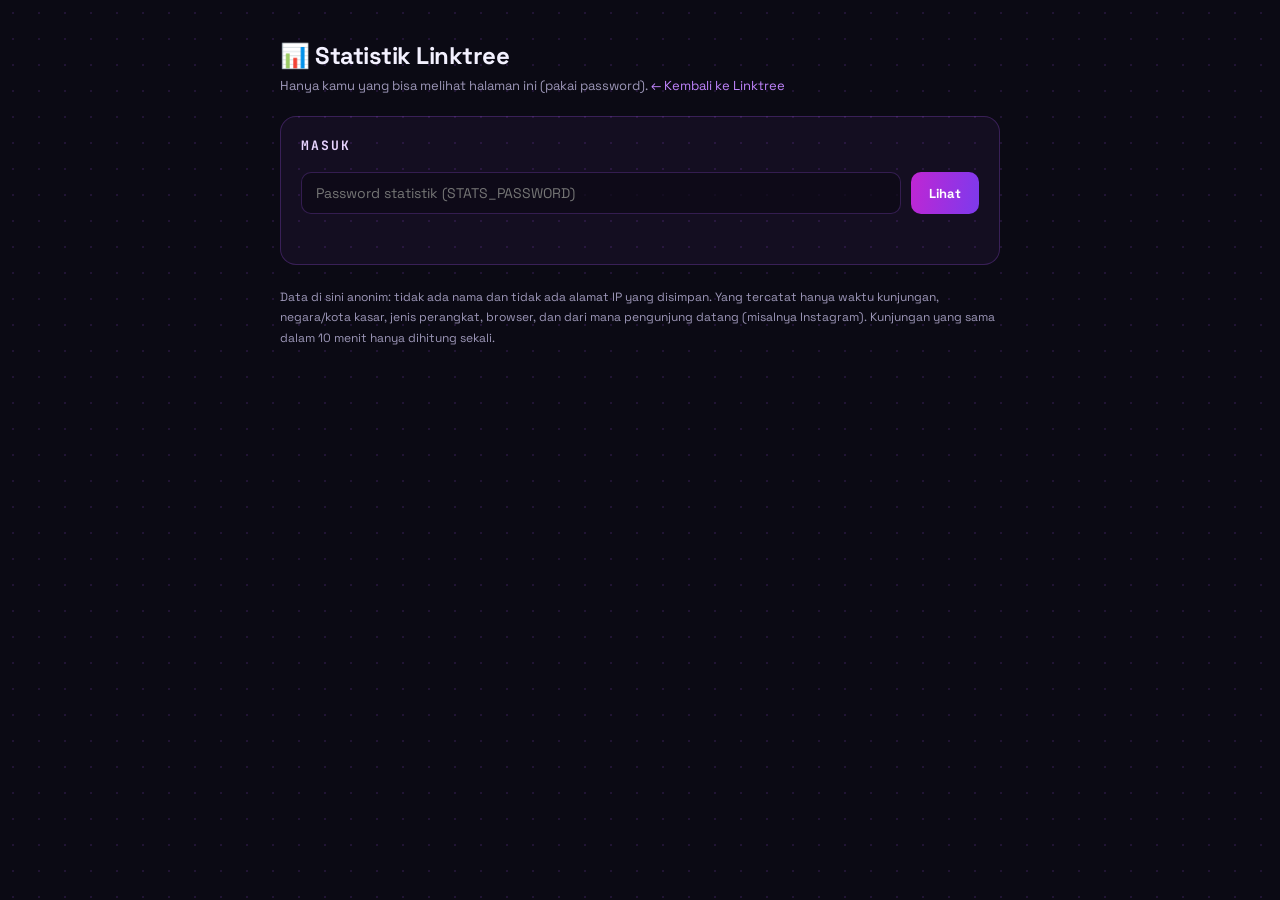
<file: links/stats.html>
<!DOCTYPE html>
<html lang="id">
<head>
<meta charset="UTF-8">
<meta name="viewport" content="width=device-width, initial-scale=1.0">
<title>Statistik Linktree · Leon</title>
<meta name="robots" content="noindex, nofollow">
<link rel="icon" type="image/svg+xml" href="../favicon.svg">
<link rel="preconnect" href="https://fonts.googleapis.com">
<link rel="preconnect" href="https://fonts.gstatic.com" crossorigin>
<link href="https://fonts.googleapis.com/css2?family=Space+Grotesk:wght@400;500;600;700&family=JetBrains+Mono:wght@400;600&display=swap" rel="stylesheet">
<style>
  *{margin:0;padding:0;box-sizing:border-box}
  :root{--bg:#0b0a14;--text:#f3f1ff;--muted:#9d97b8;--line:rgba(168,85,247,.25);--purple:#a855f7;--magenta:#d946ef;--cyan:#22d3ee}
  html{background:var(--bg)}
  body{min-height:100vh;background:var(--bg);color:var(--text);font-family:"Space Grotesk",system-ui,sans-serif;padding:40px 20px 48px;position:relative;overflow-x:hidden}
  body::before{content:"";position:fixed;inset:0;background-image:radial-gradient(rgba(168,85,247,.14) 1px,transparent 1px);background-size:26px 26px;pointer-events:none}
  .wrap{position:relative;z-index:1;width:100%;max-width:720px;margin:0 auto}
  h1{font-size:24px;font-weight:700;letter-spacing:-.5px}
  .sub{font-size:13px;color:var(--muted);margin-top:6px}
  .sub a{color:#c084fc;text-decoration:none}
  .card{background:rgba(168,85,247,.06);border:1px solid var(--line);border-radius:16px;padding:20px;margin-top:22px}
  .card h2{font-size:13px;font-family:"JetBrains Mono",monospace;letter-spacing:2px;color:#e9d5ff;margin-bottom:14px}
  .nums{display:grid;grid-template-columns:repeat(3,1fr);gap:12px}
  .num{background:rgba(12,11,22,.6);border:1px solid var(--line);border-radius:12px;padding:14px;text-align:center}
  .num b{display:block;font-size:28px;font-weight:700}
  .num small{font-size:11px;color:var(--muted);font-family:"JetBrains Mono",monospace;letter-spacing:1px}
  table{width:100%;border-collapse:collapse;font-size:13px}
  th,td{padding:9px 8px;text-align:left;border-bottom:1px solid rgba(168,85,247,.14);vertical-align:top}
  th{font-family:"JetBrains Mono",monospace;font-size:11px;letter-spacing:1px;color:var(--muted)}
  td.mono{font-family:"JetBrains Mono",monospace;font-size:12px}
  .pill{display:inline-block;padding:2px 8px;border-radius:999px;border:1px solid var(--line);font-size:11px;font-family:"JetBrains Mono",monospace}
  .login{display:flex;gap:10px;margin-top:18px}
  input{flex:1;background:rgba(12,11,22,.7);border:1px solid var(--line);border-radius:10px;color:var(--text);padding:11px 14px;font:14px "Space Grotesk",sans-serif;outline:none}
  input:focus{border-color:rgba(217,70,239,.6)}
  button{background:linear-gradient(100deg,#c026d3,#7c3aed);color:#fff;border:none;border-radius:10px;padding:11px 18px;font:700 13px "Space Grotesk",sans-serif;cursor:pointer}
  button.ghost{background:none;border:1px solid var(--line);color:var(--muted)}
  .status{font-size:13px;color:var(--muted);margin-top:12px;min-height:18px}
  .status.err{color:#f87171}
  .note{font-size:12px;color:var(--muted);line-height:1.7;margin-top:22px}
  .empty{color:var(--muted);font-size:13px;padding:6px 0}
  @media(max-width:560px){.nums{grid-template-columns:1fr 1fr 1fr}.num b{font-size:22px}table{font-size:12px}.hide-m{display:none}}
</style>
</head>
<body>
<main class="wrap">
  <h1>📊 Statistik Linktree</h1>
  <p class="sub">Hanya kamu yang bisa melihat halaman ini (pakai password). <a href="./">← Kembali ke Linktree</a></p>

  <div class="card" id="loginCard">
    <h2>MASUK</h2>
    <div class="login">
      <input id="pw" type="password" placeholder="Password statistik (STATS_PASSWORD)" autocomplete="off">
      <button id="loginBtn" type="button">Lihat</button>
    </div>
    <p class="status" id="loginStatus"></p>
  </div>

  <div id="stats" hidden>
    <div class="card">
      <h2>RINGKASAN</h2>
      <div class="nums">
        <div class="num"><b id="totalNum">–</b><small>TOTAL KUNJUNGAN</small></div>
        <div class="num"><b id="todayNum">–</b><small>HARI INI</small></div>
        <div class="num"><b id="uniqNum">–</b><small>UNIK HARI INI</small></div>
      </div>
      <p class="status"><button class="ghost" id="refreshBtn" type="button">↻ Muat ulang</button></p>
    </div>

    <div class="card">
      <h2>7 HARI TERAKHIR</h2>
      <table>
        <thead><tr><th>Tanggal</th><th>Kunjungan</th><th>Unik</th></tr></thead>
        <tbody id="daysBody"></tbody>
      </table>
    </div>

    <div class="card">
      <h2>LINK PALING SERING DIKLIK</h2>
      <div id="clicksBody"><p class="empty">Belum ada klik tercatat.</p></div>
    </div>

    <div class="card">
      <h2>KUNJUNGAN TERAKHIR</h2>
      <table>
        <thead><tr><th>Waktu (WIB)</th><th>Lokasi</th><th>Perangkat</th><th class="hide-m">Browser</th><th class="hide-m">Sumber</th><th>Link diklik</th></tr></thead>
        <tbody id="recentBody"></tbody>
      </table>
    </div>
  </div>

  <p class="note">Data di sini anonim: tidak ada nama dan tidak ada alamat IP yang disimpan. Yang tercatat hanya waktu kunjungan, negara/kota kasar, jenis perangkat, browser, dan dari mana pengunjung datang (misalnya Instagram). Kunjungan yang sama dalam 10 menit hanya dihitung sekali.</p>
</main>
<script>
  // ISI SETELAH WORKER DI-DEPLOY: URL worker link-stats, misal
  // https://leon-links-stats.<subdomain>.workers.dev (tanpa garis miring di akhir).
  const TRACK_API = "https://leon-links-stats.muchammadleonardtaufikputra.workers.dev";

  const $ = (id) => document.getElementById(id);
  let pw = "";

  function fmtTime(ms) {
    return new Date(ms).toLocaleString("id-ID", {
      timeZone: "Asia/Jakarta",
      day: "2-digit", month: "short",
      hour: "2-digit", minute: "2-digit",
    });
  }

  function esc(s) {
    return String(s ?? "-").replace(/[&<>"']/g, (c) => ({
      "&": "&amp;", "<": "&lt;", ">": "&gt;", '"': "&quot;", "'": "&#39;",
    }[c]));
  }

  async function loadStats() {
    const st = $("loginStatus");
    if (!TRACK_API) {
      st.textContent = "Pelacak belum dipasang — deploy worker dulu, lalu isi TRACK_API di file ini.";
      st.className = "status err";
      return;
    }
    st.textContent = "Memuat…";
    st.className = "status";
    try {
      const r = await fetch(TRACK_API + "/stats?key=" + encodeURIComponent(pw));
      const d = await r.json();
      if (!r.ok) throw new Error(d.error || "Gagal memuat.");
      $("totalNum").textContent = d.total;
      const today = d.days && d.days[0] ? d.days[0] : { views: 0, uniques: 0 };
      $("todayNum").textContent = today.views;
      $("uniqNum").textContent = today.uniques;
      $("daysBody").innerHTML = (d.days || []).map((x) =>
        "<tr><td class=\"mono\">" + esc(x.date) + "</td><td>" + x.views + "</td><td>" + x.uniques + "</td></tr>"
      ).join("") || "<tr><td colspan=\"3\" class=\"empty\">Belum ada data.</td></tr>";
      const clicks = d.clicks || {};
      const names = Object.keys(clicks).sort((a, b) => clicks[b] - clicks[a]);
      $("clicksBody").innerHTML = names.length
        ? "<table><thead><tr><th>Link</th><th>Klik</th></tr></thead><tbody>" +
          names.map((n) => "<tr><td>" + esc(n) + "</td><td>" + clicks[n] + "</td></tr>").join("") +
          "</tbody></table>"
        : "<p class=\"empty\">Belum ada klik tercatat.</p>";
      $("recentBody").innerHTML = (d.recent || []).map((v) =>
        "<tr><td class=\"mono\">" + esc(fmtTime(v.t)) + "</td>" +
        "<td>" + esc(v.city !== "-" ? v.city + ", " + v.country : v.country) + "</td>" +
        "<td>" + esc(v.device) + "</td>" +
        "<td class=\"hide-m\">" + esc(v.browser) + "</td>" +
        "<td class=\"hide-m\">" + esc(v.source) + "</td>" +
        "<td>" + (v.link ? "<span class=\"pill\">" + esc(v.link) + "</span>" : "—") + "</td></tr>"
      ).join("") || "<tr><td colspan=\"6\" class=\"empty\">Belum ada kunjungan tercatat.</td></tr>";
      $("loginCard").hidden = true;
      $("stats").hidden = false;
      st.textContent = "";
    } catch (e) {
      st.textContent = "Gagal: " + e.message + " (password salah atau worker belum aktif)";
      st.className = "status err";
    }
  }

  $("loginBtn").addEventListener("click", () => {
    pw = $("pw").value.trim();
    if (!pw) { $("loginStatus").textContent = "Isi password dulu."; $("loginStatus").className = "status err"; return; }
    loadStats();
  });
  $("pw").addEventListener("keydown", (e) => { if (e.key === "Enter") $("loginBtn").click(); });
  $("refreshBtn").addEventListener("click", loadStats);
</script>
</body>
</html>
</file>
<file: style.css>
:root{--bg:#070711;--panel:#11101d;--panel2:#171426;--text:#f7f5ff;--muted:#aaa5c2;--purple:#a855f7;--violet:#7c3aed;--cyan:#22d3ee;--line:rgba(180,145,255,.2);--glow:0 0 42px rgba(168,85,247,.22)}
*{margin:0;padding:0;box-sizing:border-box;scroll-behavior:smooth}
body{font-family:Inter,Arial,sans-serif;background:var(--bg);color:var(--text);line-height:1.65;overflow-x:hidden}
a{color:inherit;text-decoration:none}section{scroll-margin-top:90px}
.ambient{position:fixed;width:420px;height:420px;border-radius:50%;filter:blur(130px);opacity:.13;pointer-events:none;z-index:-1}.ambient-one{top:8%;left:-250px;background:#6d28d9}.ambient-two{right:-260px;bottom:5%;background:#a21caf}
.navbar{height:76px;padding:0 7%;display:flex;align-items:center;justify-content:space-between;position:sticky;top:0;z-index:100;background:rgba(7,7,17,.86);border-bottom:1px solid rgba(180,145,255,.14);backdrop-filter:blur(18px)}
.logo{font-size:28px;font-weight:900;letter-spacing:-2px;color:#fff}.logo span{color:var(--purple)}
.nav-links{display:flex;gap:34px;list-style:none}.nav-links a{font-size:13px;color:var(--muted);transition:.25s}.nav-links a:hover{color:#fff}
.nav-cta{border:1px solid var(--purple);padding:8px 18px;border-radius:30px;font-size:12px;font-weight:700}.nav-cta span{color:var(--purple);padding-left:8px}
.menu-toggle{display:none;background:none;border:0;color:white;font-size:26px;cursor:pointer}
.hero{min-height:650px;padding:76px 8% 70px;display:grid;grid-template-columns:1.02fr .98fr;align-items:center;gap:40px;position:relative;border-bottom:1px solid var(--line);isolation:isolate}
.hero-content{max-width:640px;z-index:2}.eyebrow{color:#c084fc;font-size:11px;font-weight:800;letter-spacing:3px;margin-bottom:18px;display:flex;align-items:center;gap:10px}.status-dot,.visual-caption span{width:8px;height:8px;background:var(--purple);border-radius:50%;box-shadow:0 0 14px var(--purple)}
.hero h1{font-size:clamp(46px,6.3vw,82px);line-height:1.02;letter-spacing:-4px;font-weight:900;margin-bottom:22px}.hero h1 span,.section-heading h2 span,.contact-panel h2 span{background:linear-gradient(100deg,#c084fc 5%,#8b5cf6 50%,#22d3ee 100%);-webkit-background-clip:text;background-clip:text;color:transparent}
.hero h2{font-size:15px;color:#e5def7;margin-bottom:14px;font-weight:600}.hero h2 i{font-style:normal;color:var(--purple);padding:0 5px}.hero-description{color:var(--muted);font-size:15px;max-width:540px}
.hero-buttons{display:flex;gap:14px;flex-wrap:wrap;margin-top:28px}.btn{display:inline-flex;align-items:center;gap:16px;padding:12px 22px;border-radius:30px;font-size:13px;font-weight:800;transition:.25s}.primary{background:linear-gradient(100deg,#c026d3,#7c3aed);color:#fff;box-shadow:0 8px 28px rgba(124,58,237,.3)}.primary:hover{transform:translateY(-3px);box-shadow:0 10px 34px rgba(168,85,247,.45)}.secondary{border:1px solid rgba(220,200,255,.45);color:#f5efff}.secondary:hover{border-color:var(--purple);background:rgba(168,85,247,.1)}
.hero-meta{display:flex;gap:25px;margin-top:38px;flex-wrap:wrap}.hero-meta span{font-size:10px;color:var(--muted);letter-spacing:.5px}.hero-meta b{color:#d8b4fe;margin-right:6px}
.hero-visual{position:relative;min-height:490px;display:flex;align-items:center;justify-content:center}.visual-grid{position:absolute;inset:0;background-image:linear-gradient(rgba(168,85,247,.08) 1px,transparent 1px),linear-gradient(90deg,rgba(34,211,238,.07) 1px,transparent 1px);background-size:42px 42px;mask-image:radial-gradient(ellipse,black 20%,transparent 72%)}
.portrait-frame{position:relative;width:min(100%,480px);aspect-ratio:1/1;z-index:1;border-radius:26px;border:1px solid rgba(192,132,252,.48);background:linear-gradient(135deg,rgba(34,211,238,.08),rgba(168,85,247,.12));box-shadow:var(--glow),0 0 0 8px rgba(168,85,247,.035);overflow:hidden}
.portrait{display:block;width:100%;height:100%;object-fit:contain;border-radius:25px;position:relative;z-index:1}
.portrait-glow{position:absolute;inset:-15%;background:radial-gradient(circle at 50% 50%,rgba(168,85,247,.18),transparent 62%);filter:blur(30px)}
.frame-corner{position:absolute;width:30px;height:30px;border-color:var(--cyan);z-index:2}.corner-tl{top:12px;left:12px;border-top:2px solid;border-left:2px solid}.corner-br{right:12px;bottom:12px;border-right:2px solid;border-bottom:2px solid}
.visual-caption{position:absolute;bottom:0;right:2%;font-size:9px;letter-spacing:2px;color:#aaa5c2;display:flex;align-items:center;gap:9px}
.section{padding:88px 8%}.section-heading{text-align:center;margin:0 auto 42px}.section-heading .eyebrow{justify-content:center}.section-heading h2{font-size:clamp(32px,4vw,48px);line-height:1.1;letter-spacing:-2px;margin-bottom:12px}.section-heading>p:last-child{color:var(--muted);font-size:14px}
.section-heading-row{display:flex;align-items:end;justify-content:space-between;text-align:left;gap:20px}.section-heading-row .eyebrow{justify-content:flex-start}.section-heading-row>div>p:last-child{color:var(--muted);font-size:14px}.text-link{font-size:12px;color:#c084fc;font-weight:800;white-space:nowrap;margin-bottom:8px}
.about-card{max-width:920px;margin:auto;padding:34px;display:grid;grid-template-columns:120px 1fr;gap:30px;background:linear-gradient(130deg,rgba(168,85,247,.09),rgba(17,16,29,.94));border:1px solid var(--line);border-radius:20px;box-shadow:var(--glow)}
.about-mark{font-size:38px;font-weight:900;letter-spacing:-4px;color:#fff;align-self:start}.about-mark span{color:var(--purple)}.about-card h3{font-size:23px;margin-bottom:12px}.about-card p{color:var(--muted);font-size:14px;margin-bottom:10px}
.projects-grid{display:grid;grid-template-columns:repeat(2,minmax(0,1fr));gap:18px}.project-card{padding:24px;background:linear-gradient(145deg,rgba(25,21,42,.96),rgba(12,11,22,.98));border:1px solid var(--line);border-radius:18px;position:relative;overflow:hidden;transition:.28s}.project-card:before{content:"";position:absolute;left:0;right:35%;top:0;height:1px;background:linear-gradient(90deg,var(--cyan),var(--purple),transparent)}.project-card:hover{transform:translateY(-5px);border-color:rgba(192,132,252,.55);box-shadow:var(--glow)}
.project-top{display:flex;justify-content:space-between;align-items:center;margin-bottom:18px}.project-icon{width:54px;height:54px;border-radius:14px;display:grid;place-items:center;font-size:28px;background:rgba(168,85,247,.13);border:1px solid rgba(168,85,247,.25)}.project-index{font-size:9px;letter-spacing:2px;color:#817895}.project-category{font-size:10px;color:#c084fc;letter-spacing:2px;font-weight:800;margin-bottom:7px}.project-card h3{font-size:19px;margin-bottom:8px}.project-description{font-size:13px;color:var(--muted);min-height:44px}.tags{display:flex;gap:7px;flex-wrap:wrap;margin-top:17px}.tags span{font-size:10px;padding:4px 9px;border-radius:20px;color:#d8b4fe;background:rgba(168,85,247,.11);border:1px solid rgba(168,85,247,.18)}.project-link{display:inline-flex;gap:10px;margin-top:20px;color:#e9d5ff;font-size:12px;font-weight:800}.project-link span{color:var(--cyan)}
.skills-grid{max-width:1000px;margin:auto;display:grid;grid-template-columns:repeat(3,1fr);gap:14px}.skill-card{display:flex;align-items:center;gap:15px;padding:18px;background:rgba(20,17,34,.82);border:1px solid var(--line);border-radius:14px;transition:.25s}.skill-card:hover{border-color:rgba(34,211,238,.5);transform:translateY(-3px)}.skill-icon{font-size:27px}.skill-card h3{font-size:14px}.skill-card p{font-size:11px;color:var(--muted)}
.certificates-grid{max-width:1000px;margin:auto;display:grid;grid-template-columns:repeat(2,1fr);gap:14px}.cert-card{display:flex;gap:16px;padding:22px;background:rgba(20,17,34,.82);border:1px solid var(--line);border-radius:16px;transition:.25s}.cert-card:hover{border-color:rgba(34,211,238,.5);transform:translateY(-3px)}.cert-icon{font-size:30px;line-height:1}.cert-card h3{font-size:17px;margin-bottom:4px}.cert-issuer{font-size:12px;color:var(--muted);letter-spacing:.04em;margin-bottom:8px}.cert-desc{font-size:13px;color:var(--muted);line-height:1.6;margin-bottom:12px}.cert-meta{display:flex;flex-wrap:wrap;gap:8px;margin-bottom:14px}.cert-meta span{font-size:11px;padding:5px 9px;border:1px solid var(--line);border-radius:999px;color:var(--muted)}.cert-links{display:flex;gap:16px;flex-wrap:wrap}.cert-links a{font-size:12px;font-weight:700;color:var(--accent);text-decoration:none}.cert-links a:hover{text-decoration:underline}
.contact{padding-top:45px;padding-bottom:90px}.contact-panel{text-align:center;padding:65px 25px;border:1px solid var(--line);border-radius:24px;background:radial-gradient(ellipse at 50% 0%,rgba(124,58,237,.2),transparent 65%),#100e1b}.contact-panel .eyebrow{justify-content:center}.contact-panel h2{font-size:clamp(38px,6vw,64px);line-height:1.04;letter-spacing:-3px;margin-bottom:16px}.contact-panel>p:not(.eyebrow){color:var(--muted);font-size:14px;margin-bottom:24px}.footer{padding:22px 8%;border-top:1px solid var(--line);display:flex;align-items:center;justify-content:space-between;gap:20px}.footer p,.footer>a:last-child{font-size:11px;color:var(--muted)}
@media(max-width:900px){.navbar{padding:0 5%}.hero{padding:65px 6%;gap:20px}.hero-visual{min-height:390px}.portrait-frame{max-width:390px}.section{padding:75px 6%}.skills-grid{grid-template-columns:repeat(2,1fr)}}
@media(max-width:650px){.navbar{height:68px}.menu-toggle{display:block}.nav-cta{display:none}.nav-links{display:none;position:absolute;top:68px;left:0;width:100%;padding:22px;background:rgba(17,16,29,.98);border-bottom:1px solid var(--line);flex-direction:column;text-align:center;gap:17px}.nav-links.active{display:flex}.hero{grid-template-columns:1fr;padding:48px 6% 58px;text-align:center;gap:24px}.hero-content{order:2}.hero-visual{order:1;min-height:auto}.portrait-frame{width:min(84vw,360px)}.eyebrow{justify-content:center}.hero h1{font-size:clamp(42px,12vw,62px);letter-spacing:-2.5px}.hero h2{font-size:13px}.hero-description{font-size:13px;margin:auto}.hero-buttons,.hero-meta{justify-content:center}.hero-meta{gap:13px}.visual-caption{position:static;justify-content:center;margin-top:12px;font-size:8px}.section{padding:65px 6%}.section-heading-row{align-items:flex-start;flex-direction:column}.section-heading-row .eyebrow{justify-content:flex-start}.projects-grid,.skills-grid,.certificates-grid{grid-template-columns:1fr}.about-card{grid-template-columns:1fr;gap:8px;padding:25px}.about-mark{font-size:30px}.contact-panel{padding:48px 18px}.footer{flex-direction:column;text-align:center;gap:8px}}
@media(prefers-reduced-motion:reduce){*,*::before,*::after{scroll-behavior:auto!important;transition:none!important}}


/* INTERACTIVE DEPTH: subtle 3D tilt + pointer spotlight */
.project-card,.skill-card,.cert-card,.about-card,.portrait-frame{transform-style:preserve-3d;will-change:transform}
.project-card,.skill-card,.cert-card{--spot-x:50%;--spot-y:50%;position:relative}
.project-card:after,.skill-card:after,.cert-card:after{content:"";position:absolute;inset:0;border-radius:inherit;pointer-events:none;opacity:0;background:radial-gradient(360px circle at var(--spot-x) var(--spot-y),rgba(34,211,238,.13),transparent 48%);transition:opacity .25s}
.project-card:hover:after,.skill-card:hover:after,.cert-card:hover:after{opacity:1}
.project-card>* ,.skill-card>* ,.cert-card>*{transform:translateZ(12px)}
.project-card,.skill-card,.cert-card,.portrait-frame{transition:transform .18s ease-out,border-color .28s,box-shadow .28s}
.project-card.is-visible,.skill-card.is-visible,.cert-card.is-visible,.about-card.is-visible{animation:rise-in .65s cubic-bezier(.2,.75,.25,1) both}
@keyframes rise-in{from{opacity:0}to{opacity:1}}
@media(hover:hover) and (pointer:fine) and (prefers-reduced-motion:no-preference){
  .portrait-frame{perspective:900px}
  .portrait-frame:hover{box-shadow:0 22px 65px rgba(168,85,247,.25),0 0 34px rgba(34,211,238,.12)}
}
@media(max-width:650px),(prefers-reduced-motion:reduce){
  .project-card,.skill-card,.cert-card,.about-card,.portrait-frame{transform:none!important;will-change:auto}
  .project-card>* ,.skill-card>* ,.cert-card>*{transform:none}
}


/* GLOBAL NEON CURSOR GLOW — visual follower, native cursor remains visible */
.cursor-glow{position:fixed;left:0;top:0;width:230px;height:230px;border-radius:50%;pointer-events:none;z-index:2;opacity:0;background:radial-gradient(circle,rgba(34,211,238,.13) 0%,rgba(168,85,247,.09) 38%,transparent 72%);filter:blur(9px);will-change:transform,opacity;transition:opacity .22s ease}
.cursor-glow.is-active{opacity:1}
@media (hover:none),(pointer:coarse),(prefers-reduced-motion:reduce){.cursor-glow{display:none!important}}


/* PROFILE MOTION UPGRADE — image remains untouched */
.portrait-frame{animation:portrait-float 6s ease-in-out infinite;transform-origin:center;isolation:isolate}
.portrait-frame .portrait{z-index:2}
.portrait-glow{z-index:0;animation:glow-breathe 4s ease-in-out infinite}
.portrait-orbit{position:absolute;inset:8%;border:1px solid transparent;border-radius:32%;pointer-events:none;z-index:3;opacity:.7}
.orbit-one{border-top-color:rgba(34,211,238,.8);border-right-color:rgba(168,85,247,.35);animation:orbit-spin 12s linear infinite}
.orbit-two{inset:2%;border-bottom-color:rgba(168,85,247,.8);border-left-color:rgba(34,211,238,.35);animation:orbit-spin 18s linear infinite reverse}
.portrait-scan{position:absolute;z-index:4;left:0;right:0;top:-35%;height:28%;pointer-events:none;background:linear-gradient(180deg,transparent,rgba(34,211,238,.13),rgba(192,132,252,.18),transparent);filter:blur(5px);animation:portrait-scan 7s ease-in-out infinite}
@keyframes portrait-float{0%,100%{translate:0 0}50%{translate:0 -10px}}
@keyframes glow-breathe{0%,100%{opacity:.55;scale:.94}50%{opacity:1;scale:1.06}}
@keyframes orbit-spin{to{rotate:360deg}}
@keyframes portrait-scan{0%,12%{top:-35%;opacity:0}20%{opacity:1}55%{top:110%;opacity:.75}65%,100%{top:110%;opacity:0}}
@media(max-width:650px){.portrait-frame{animation-duration:7s}.portrait-orbit{inset:5%}}
@media(prefers-reduced-motion:reduce){.portrait-frame,.portrait-glow,.portrait-orbit,.portrait-scan{animation:none!important;translate:none!important;rotate:none!important;scale:1!important}}


/* SOCIALS, TERMINAL, LIVE CLOCK AND SCROLL PROGRESS */
.scroll-progress{position:fixed;z-index:120;top:0;left:0;width:100%;height:3px;background:rgba(255,255,255,.04);pointer-events:none}.scroll-progress span{display:block;width:0;height:100%;background:linear-gradient(90deg,var(--cyan),var(--purple));box-shadow:0 0 12px var(--cyan)}
.social-links{display:flex;justify-content:center;gap:14px;flex-wrap:wrap;margin:28px auto 0}.social-link{display:flex;align-items:center;gap:12px;min-width:205px;text-align:left;padding:13px 17px;border:1px solid var(--line);border-radius:15px;background:rgba(168,85,247,.07);transition:transform .25s,border-color .25s,box-shadow .25s}.social-link:hover{transform:translateY(-5px);border-color:var(--cyan);box-shadow:0 10px 30px rgba(34,211,238,.12)}.social-icon{font-size:25px;color:#d8b4fe}.social-link b,.social-link small{display:block}.social-link b{font-size:12px}.social-link small{font-size:10px;color:var(--muted)}.social-arrow{margin-left:auto;color:var(--cyan)}
.terminal-section{padding-top:55px}.terminal-window{max-width:850px;margin:auto;overflow:hidden;border:1px solid rgba(34,211,238,.28);border-radius:17px;background:#080b12;box-shadow:0 18px 55px rgba(0,0,0,.28),0 0 35px rgba(34,211,238,.06);font-family:ui-monospace,SFMono-Regular,Consolas,monospace}.terminal-bar{height:44px;display:flex;align-items:center;gap:7px;padding:0 15px;background:#111421;border-bottom:1px solid rgba(255,255,255,.07)}.terminal-bar>span{width:9px;height:9px;border-radius:50%;background:#a855f7}.terminal-bar>span:first-child{background:#fb7185}.terminal-bar>span:nth-child(2){background:#fbbf24}.terminal-bar>span:nth-child(3){background:#34d399}.terminal-bar b{margin-left:8px;font-size:10px;color:#c4b5fd;font-weight:600}.terminal-bar time{margin-left:auto;color:#67e8f9;font-size:11px}.terminal-output{min-height:145px;max-height:260px;overflow:auto;padding:20px;color:#b7c7d8;font-size:12px}.terminal-output p{margin:0 0 8px}.terminal-output .terminal-command{color:#67e8f9}.terminal-output .terminal-response{color:#d6d3e8}.terminal-form{display:flex;align-items:center;gap:10px;padding:13px 16px;border-top:1px solid rgba(255,255,255,.07)}.terminal-form label{color:#c084fc;font-size:11px;white-space:nowrap}.terminal-form input{min-width:0;flex:1;background:transparent;border:0;outline:0;color:#fff;font:inherit;font-size:12px}.terminal-form button{border:1px solid rgba(34,211,238,.35);border-radius:8px;background:rgba(34,211,238,.08);color:#67e8f9;padding:7px 12px;font:inherit;font-size:10px;cursor:pointer}.terminal-form button:hover{background:rgba(34,211,238,.17)}
@media(max-width:600px){.social-link{width:100%;max-width:320px}.terminal-form{flex-wrap:wrap}.terminal-form label{font-size:10px}.terminal-form input{width:100%}}
@media(prefers-reduced-motion:reduce){.social-link{transition:none}}


/* SOCIAL PROFILE CARDS — polished icon-led layout */
.contact-panel .social-links{display:grid;grid-template-columns:repeat(2,minmax(0,1fr));gap:16px;width:min(100%,690px);margin:30px auto 0;text-align:left}
.contact-panel .social-link{position:relative;display:flex;align-items:center;gap:15px;min-width:0;min-height:112px;padding:20px 19px;border:1px solid rgba(168,85,247,.28);border-radius:19px;background:linear-gradient(135deg,rgba(255,255,255,.075),rgba(255,255,255,.018));backdrop-filter:blur(14px);text-decoration:none;overflow:hidden;transition:transform .3s ease,border-color .3s ease,box-shadow .3s ease}
.contact-panel .social-link:before{content:"";position:absolute;inset:0;opacity:0;background:radial-gradient(circle at 15% 50%,rgba(236,72,153,.17),transparent 65%);transition:opacity .3s;pointer-events:none}
.contact-panel .social-link:hover{transform:translateY(-5px);border-color:rgba(236,72,153,.72);box-shadow:0 14px 38px rgba(168,85,247,.16),0 0 22px rgba(236,72,153,.09)}.contact-panel .social-link:hover:before{opacity:1}
.social-logo{position:relative;z-index:1;display:grid;place-items:center;flex:0 0 54px;width:54px;height:54px;border-radius:16px;background:rgba(255,255,255,.07);border:1px solid rgba(255,255,255,.12)}.social-logo svg{width:31px;height:31px}.instagram-logo{background:linear-gradient(145deg,rgba(249,206,52,.12),rgba(238,42,123,.13),rgba(98,40,215,.18));box-shadow:0 0 24px rgba(238,42,123,.13)}.github-logo{color:#e9ddff}.contact-panel .linktree-link{grid-column:1/-1}.linktree-logo{color:#c084fc}
.social-copy{position:relative;z-index:1;display:flex;flex-direction:column;gap:3px;min-width:0}.social-copy>b{font-size:9px;letter-spacing:2px;color:#c4b5fd}.social-copy>strong{font-size:14px;color:#fff;overflow-wrap:anywhere}.social-copy>small{font-size:10px;color:#a9a3bd}.social-cta{position:relative;z-index:1;display:flex;align-items:center;gap:5px;margin-left:auto;white-space:nowrap;font-size:8px;letter-spacing:1px;color:#d8b4fe}.social-cta b{font-size:15px;color:#f0abfc}
@media(max-width:700px){.contact-panel .social-links{grid-template-columns:1fr;max-width:420px}.contact-panel .social-link{min-height:100px}}
@media(max-width:390px){.social-cta{font-size:7px}.contact-panel .social-link{gap:10px;padding:15px 12px}.social-logo{flex-basis:46px;width:46px;height:46px}}
@media(prefers-reduced-motion:reduce){.contact-panel .social-link,.contact-panel .social-link:before{transition:none}}


/* SECTION-TO-SECTION NAVIGATION TRANSITIONS */
html{scroll-behavior:smooth;scroll-padding-top:96px}
main>section[id]{scroll-margin-top:92px}
.nav-links a{position:relative;transition:color .25s ease, text-shadow .25s ease}
.nav-links a:after{content:"";position:absolute;left:0;right:100%;bottom:-8px;height:2px;border-radius:5px;background:linear-gradient(90deg,#c084fc,#22d3ee);box-shadow:0 0 10px rgba(34,211,238,.5);transition:right .28s ease}
.nav-links a:hover:after,.nav-links a.active:after{right:0}
.nav-links a.active{color:#e9d5ff;text-shadow:0 0 16px rgba(192,132,252,.35)}
main>section.nav-reveal{opacity:0;transform:translate3d(0,34px,0) scale(.985);filter:blur(5px);transition:opacity .75s cubic-bezier(.2,.7,.2,1),transform .75s cubic-bezier(.2,.7,.2,1),filter .75s ease;}
main>section.nav-reveal.section-entered{opacity:1;transform:translate3d(0,0,0) scale(1);filter:blur(0)}
main>section.nav-reveal.section-entered .section-heading{animation:heading-arrive .65s .08s both cubic-bezier(.2,.7,.2,1)}
@keyframes heading-arrive{from{opacity:0;transform:translateY(15px);letter-spacing:.04em}to{opacity:1;transform:translateY(0);letter-spacing:normal}}
main>section[id]:target{scroll-margin-top:100px}
@media(max-width:760px){html{scroll-padding-top:76px}main>section[id]{scroll-margin-top:76px}}
@media(prefers-reduced-motion:reduce){html{scroll-behavior:auto}main>section.nav-reveal{opacity:1;transform:none;filter:none;transition:none}main>section.nav-reveal.section-entered .section-heading{animation:none}.nav-links a,.nav-links a:after{transition:none}}


/* CINEMATIC SECTION TRANSITIONS — 3D depth + controlled glitch */
main > section.nav-reveal{
  opacity:0;
  transform:perspective(1400px) rotateX(7deg) translateY(42px) scale(.975);
  transform-origin:50% 12%;
  filter:blur(7px);
  transition:opacity .8s cubic-bezier(.2,.75,.25,1),transform .85s cubic-bezier(.16,1,.3,1),filter .8s ease;
  backface-visibility:hidden;
}
main > section.nav-reveal.section-entered{
  opacity:1;
  transform:perspective(1400px) rotateX(0) translateY(0) scale(1);
  filter:blur(0);
}
main > section.section-jump{
  animation:section-3d-glitch-in .82s cubic-bezier(.16,1,.3,1) both;
}
@keyframes section-3d-glitch-in{
  0%{opacity:.45;transform:perspective(1400px) rotateX(9deg) rotateY(-2deg) translateY(30px) scale(.965);filter:blur(9px) hue-rotate(55deg);clip-path:inset(8% 0 0)}
  28%{opacity:1;transform:perspective(1400px) rotateX(-2deg) rotateY(1deg) translateY(-5px) scale(1.008);filter:blur(1px) hue-rotate(-25deg);clip-path:inset(0 0 2%)}
  43%{transform:perspective(1400px) rotateX(1deg) translateX(3px);filter:blur(0) hue-rotate(12deg)}
  58%{transform:perspective(1400px) rotateX(0) translateX(-2px);filter:none}
  100%{opacity:1;transform:perspective(1400px) rotateX(0) translate(0) scale(1);filter:none;clip-path:inset(0)}
}
body.page-glitch:before,body.page-glitch:after{
  content:"";position:fixed;inset:0;z-index:130;pointer-events:none;opacity:0;
}
body.page-glitch:before{
  background:linear-gradient(transparent 0 43%,rgba(34,211,238,.18) 43% 45%,transparent 45% 57%,rgba(168,85,247,.16) 57% 59%,transparent 59%);
  mix-blend-mode:screen;animation:glitch-scan .48s steps(2,end) both;
}
body.page-glitch:after{
  background:linear-gradient(90deg,transparent 0 28%,rgba(34,211,238,.12) 28% 29%,transparent 29% 70%,rgba(236,72,153,.12) 70% 71%,transparent 71%);
  mix-blend-mode:screen;animation:glitch-slice .48s steps(2,end) both;
}
@keyframes glitch-scan{
  0%{opacity:0;transform:translateY(-14px)}
  18%,72%{opacity:1}
  100%{opacity:0;transform:translateY(14px)}
}
@keyframes glitch-slice{
  0%{opacity:0;clip-path:inset(0 0 88% 0);transform:translateX(-8px)}
  22%{opacity:1;clip-path:inset(22% 0 58% 0);transform:translateX(9px)}
  48%{opacity:.8;clip-path:inset(62% 0 18% 0);transform:translateX(-5px)}
  76%{opacity:.55;clip-path:inset(40% 0 42% 0);transform:translateX(4px)}
  100%{opacity:0;clip-path:inset(0 0 0 0);transform:translateX(0)}
}
.nav-links a{position:relative;transition:color .25s,text-shadow .25s}
.nav-links a.active{color:#fff;text-shadow:0 0 12px rgba(34,211,238,.65),0 0 22px rgba(168,85,247,.55)}
.nav-links a.active:after{content:"";position:absolute;left:0;right:0;bottom:-9px;height:2px;background:linear-gradient(90deg,var(--cyan),var(--purple));box-shadow:0 0 12px var(--cyan);animation:nav-line-in .3s ease both}
@keyframes nav-line-in{from{transform:scaleX(.15);opacity:0}to{transform:scaleX(1);opacity:1}}
@media(prefers-reduced-motion:reduce){
  main > section.nav-reveal{opacity:1;transform:none;filter:none;transition:none}
  main > section.section-jump,body.page-glitch:before,body.page-glitch:after{animation:none!important}
  .nav-links a.active:after{animation:none}
}


/* GLITCH V2 — higher visibility and cache-busted assets */
main>section.section-jump{
  animation:section-glitch-v2 1.05s cubic-bezier(.16,1,.3,1) both!important;
  transform-origin:center 20%;
}
body.page-glitch:before{
  z-index:999;opacity:1;
  background:repeating-linear-gradient(0deg,transparent 0 7px,rgba(34,211,238,.16) 8px 9px,transparent 10px 15px),linear-gradient(90deg,transparent 0 12%,rgba(34,211,238,.22) 12.5% 13%,transparent 13.5% 86%,rgba(217,70,239,.2) 86.5% 87%,transparent 87.5%);
  animation:glitch-v2-overlay .9s steps(2,end) both!important;
}
body.page-glitch:after{
  z-index:998;opacity:1;
  background:linear-gradient(180deg,transparent 0 18%,rgba(34,211,238,.25) 18.5% 20%,transparent 20.5% 48%,rgba(217,70,239,.2) 48.5% 51%,transparent 51.5% 78%,rgba(34,211,238,.18) 78.5% 80%,transparent 80.5%);
  animation:glitch-v2-slices .9s steps(3,end) both!important;
}
@keyframes section-glitch-v2{
  0%{opacity:.35;transform:perspective(1100px) rotateY(-10deg) rotateX(8deg) translate3d(0,55px,-100px) scale(.92);filter:blur(12px) saturate(2);clip-path:inset(18% 0 0)}
  22%{opacity:1;transform:perspective(1100px) rotateY(3deg) rotateX(-3deg) translate3d(12px,-8px,30px) scale(1.015);filter:blur(1px) hue-rotate(65deg);clip-path:inset(0 0 12%)}
  34%{transform:perspective(1100px) rotateY(-2deg) translateX(-9px);filter:blur(0) hue-rotate(-45deg);clip-path:inset(30% 0 35%)}
  48%{transform:perspective(1100px) rotateY(2deg) translateX(7px);clip-path:inset(0 0 0)}
  64%{transform:perspective(1100px) rotateX(-1deg) translateY(-3px);filter:brightness(1.2) saturate(1.4)}
  100%{opacity:1;transform:perspective(1100px) rotateX(0) rotateY(0) translate3d(0,0,0) scale(1);filter:none;clip-path:inset(0)}
}
@keyframes glitch-v2-overlay{
  0%,100%{opacity:0;transform:translateX(0)}
  12%,72%{opacity:1}
  28%{transform:translateX(12px)}
  46%{transform:translateX(-10px)}
  60%{transform:translateX(5px)}
}
@keyframes glitch-v2-slices{
  0%,100%{opacity:0;clip-path:inset(0 0 100% 0)}
  18%{opacity:1;clip-path:inset(12% 0 72% 0);transform:translateX(12px)}
  38%{opacity:.9;clip-path:inset(44% 0 38% 0);transform:translateX(-13px)}
  58%{opacity:.8;clip-path:inset(76% 0 10% 0);transform:translateX(8px)}
  78%{opacity:.5;clip-path:inset(25% 0 62% 0);transform:translateX(-4px)}
}
@media(prefers-reduced-motion:reduce){
 main>section.section-jump,body.page-glitch:before,body.page-glitch:after{animation:none!important}
}


/* THEME + LANGUAGE TOGGLES */
.nav-controls{display:flex;align-items:center;gap:8px}
.icon-toggle,.lang-toggle{border:1px solid var(--line);background:rgba(168,85,247,.08);color:var(--text);border-radius:999px;cursor:pointer;font:inherit;transition:.25s}
.icon-toggle{width:36px;height:36px;font-size:16px;display:grid;place-items:center;line-height:1}
.lang-toggle{height:36px;padding:0 13px;font-size:12px;font-weight:800;letter-spacing:1px}
.icon-toggle:hover,.lang-toggle:hover{border-color:var(--purple);background:rgba(168,85,247,.16)}
.icon-toggle:focus-visible,.lang-toggle:focus-visible{outline:2px solid var(--cyan);outline-offset:2px}
@media(max-width:650px){.nav-controls{margin-left:auto}.menu-toggle{order:3}.nav-controls{order:2}}

/* LIGHT THEME — dark stays the default; the terminal window stays dark on purpose */
html[data-theme="light"]{--bg:#f4f2fb;--panel:#ffffff;--panel2:#efeaf9;--text:#17142b;--muted:#5a5470;--line:rgba(124,58,237,.22);--glow:0 0 42px rgba(124,58,237,.14)}
html[data-theme="light"] body{background:var(--bg);color:var(--text)}
html[data-theme="light"] .navbar{background:rgba(244,242,251,.88);border-bottom-color:rgba(124,58,237,.16)}
html[data-theme="light"] .logo{color:#17142b}
html[data-theme="light"] .menu-toggle{color:#17142b}
html[data-theme="light"] .nav-links a{color:var(--muted)}
html[data-theme="light"] .nav-links a:hover{color:#17142b}
html[data-theme="light"] .nav-links a.active{color:#5b21b6}
html[data-theme="light"] .eyebrow{color:#7c3aed}
html[data-theme="light"] .hero h2{color:#2e2750}
html[data-theme="light"] .secondary{border-color:rgba(124,58,237,.45);color:#17142b}
html[data-theme="light"] .secondary:hover{background:rgba(124,58,237,.1)}
html[data-theme="light"] .hero-meta b{color:#7c3aed}
html[data-theme="light"] .visual-caption{color:#5a5470}
html[data-theme="light"] .portrait-frame{background:linear-gradient(135deg,rgba(34,211,238,.12),rgba(168,85,247,.14))}
html[data-theme="light"] .about-card{background:linear-gradient(130deg,rgba(124,58,237,.08),rgba(255,255,255,.96))}
html[data-theme="light"] .about-mark{color:#17142b}
html[data-theme="light"] .project-card{background:linear-gradient(145deg,#ffffff,#f1ebfd)}
html[data-theme="light"] .project-category,html[data-theme="light"] .text-link{color:#7c3aed}
html[data-theme="light"] .project-link{color:#5b21b6}
html[data-theme="light"] .tags span{color:#6d28d9;background:rgba(124,58,237,.09)}
html[data-theme="light"] .skill-card{background:#fff}
html[data-theme="light"] .cert-card{background:#fff}
html[data-theme="light"] .contact-panel{background:radial-gradient(ellipse at 50% 0%,rgba(124,58,237,.14),transparent 65%),#ffffff}
html[data-theme="light"] .social-link{background:rgba(124,58,237,.05)}
html[data-theme="light"] .contact-panel .social-link{background:linear-gradient(135deg,rgba(124,58,237,.06),rgba(255,255,255,.65))}
html[data-theme="light"] .social-copy>strong{color:#17142b}
html[data-theme="light"] .social-copy>b{color:#7c3aed}
html[data-theme="light"] .social-copy>small{color:#5a5470}
html[data-theme="light"] .github-logo{color:#5b21b6}
html[data-theme="light"] .linktree-logo{color:#7c3aed}
html[data-theme="light"] .scroll-progress{background:rgba(0,0,0,.06)}
html[data-theme="light"] .ambient{opacity:.2}
html[data-theme="light"] .icon-toggle,html[data-theme="light"] .lang-toggle{background:rgba(124,58,237,.08)}
html[data-theme="light"] .icon-toggle:hover,html[data-theme="light"] .lang-toggle:hover{background:rgba(124,58,237,.16)}
@media(max-width:650px){html[data-theme="light"] .nav-links{background:rgba(255,255,255,.98)}}


/* AUDIT FIXES — skip link, focus, project filter, contact form, back-to-top */
.skip-link{position:absolute;left:12px;top:-60px;z-index:200;background:var(--purple);color:#fff;padding:10px 16px;border-radius:10px;font-size:13px;font-weight:800;transition:top .2s}
.skip-link:focus{top:12px}
:focus-visible{outline:2px solid var(--cyan);outline-offset:3px}
.filter-bar{display:flex;flex-wrap:wrap;gap:10px;align-items:center;justify-content:center;max-width:1000px;margin:0 auto 26px}
.filter-chip{border:1px solid var(--line);background:rgba(168,85,247,.07);color:var(--text);border-radius:999px;padding:8px 16px;font:inherit;font-size:12px;font-weight:700;cursor:pointer;transition:.25s}
.filter-chip:hover{border-color:var(--purple)}
.filter-chip.is-active{background:linear-gradient(100deg,#c026d3,#7c3aed);border-color:transparent;color:#fff}
.filter-search{margin-left:auto;min-width:200px;flex:1;max-width:280px;background:rgba(20,17,34,.82);border:1px solid var(--line);border-radius:999px;color:var(--text);padding:9px 16px;font:inherit;font-size:12px;outline:none}
.filter-search::placeholder{color:var(--muted)}
.filter-search:focus{border-color:var(--cyan)}
.filter-empty{text-align:center;color:var(--muted);font-size:14px;margin:10px 0 30px}
.contact-form{max-width:560px;margin:34px auto 0;text-align:left;display:grid;gap:8px}
.contact-form h3{font-size:18px;text-align:center;margin-bottom:6px}
.contact-form label{font-size:12px;font-weight:700;color:var(--muted)}
.contact-form input,.contact-form textarea{width:100%;background:rgba(20,17,34,.82);border:1px solid var(--line);border-radius:12px;color:var(--text);padding:12px 14px;font:inherit;font-size:13px;outline:none;resize:vertical}
.contact-form input:focus,.contact-form textarea:focus{border-color:var(--cyan)}
.contact-form .btn{justify-content:center;margin-top:8px}
.form-status{text-align:center;font-size:12px;color:#67e8f9;min-height:18px}
.back-to-top{position:fixed;right:22px;bottom:22px;z-index:110;width:46px;height:46px;border-radius:50%;border:1px solid var(--purple);background:rgba(17,16,29,.9);color:#e9d5ff;font-size:20px;cursor:pointer;box-shadow:0 8px 26px rgba(0,0,0,.35);transition:.25s}
.back-to-top:hover{background:linear-gradient(100deg,#c026d3,#7c3aed);color:#fff;transform:translateY(-3px)}
html[data-theme="light"] .filter-chip{background:rgba(124,58,237,.07)}
html[data-theme="light"] .filter-chip.is-active{color:#fff}
html[data-theme="light"] .filter-search,html[data-theme="light"] .contact-form input,html[data-theme="light"] .contact-form textarea{background:#fff}
html[data-theme="light"] .back-to-top{background:rgba(255,255,255,.94);color:#5b21b6}
html[data-theme="light"] .form-status{color:#0e7490}
@media(max-width:650px){.filter-search{margin-left:0;max-width:100%}.back-to-top{right:14px;bottom:14px;width:42px;height:42px}}


/* LIVE GLITCH BACKGROUND — canvas behind the content, subtle by design */
.glitch-bg{position:fixed;inset:0;width:100%;height:100%;z-index:0;pointer-events:none;opacity:.6}
main,.footer{position:relative;z-index:1}
html[data-theme="light"] .glitch-bg{opacity:.38}
@media(prefers-reduced-motion:reduce){.glitch-bg{opacity:.35}}


/* LAYOUT REDESIGN — editorial, less rigid: ghost type, marquee, featured cards, accordion */
.section{position:relative}
.section>*{position:relative;z-index:1}
.hero{overflow:hidden}
.hero-ghost{position:absolute;top:4%;left:-1%;z-index:0;font-size:clamp(110px,19vw,280px);font-weight:900;letter-spacing:-.04em;line-height:.85;color:transparent;-webkit-text-stroke:1px rgba(180,145,255,.13);pointer-events:none;user-select:none;white-space:nowrap}
.hero h1{font-size:clamp(58px,8.5vw,118px);letter-spacing:-5px}
.hero-roles{font-size:clamp(20px,2.6vw,30px);font-weight:800;letter-spacing:-1px;margin:4px 0 10px}
.hero-roles .role-rotator{display:inline-block;background:linear-gradient(100deg,#c084fc,#22d3ee);-webkit-background-clip:text;background-clip:text;color:transparent;transition:opacity .18s ease,transform .18s ease}
.hero-roles .role-rotator.role-swap{opacity:0;transform:translateY(6px)}
.hero-meta{display:grid;grid-template-columns:repeat(3,1fr);gap:18px;margin-top:44px}
.hero-meta-item{border-top:1px solid var(--line);padding-top:12px;display:flex;flex-direction:column;gap:3px}
.hero-meta-item b{color:#d8b4fe;font-size:11px}
.hero-meta-item strong{font-size:12px}
.hero-meta-item small{font-size:11px;color:var(--muted)}
.hero-scroll{position:absolute;left:8%;bottom:20px;z-index:3;display:flex;align-items:center;gap:8px;font-size:10px;font-weight:800;letter-spacing:3px;color:var(--muted);animation:scroll-bob 2.2s ease-in-out infinite}
@keyframes scroll-bob{50%{transform:translateY(5px)}}
@media(min-width:901px){.hero-visual{margin-left:-34px}.portrait-frame{rotate:2deg}}
.tech-marquee{overflow:hidden;padding:16px 0;border-top:1px solid var(--line);border-bottom:1px solid var(--line);background:rgba(168,85,247,.04)}
.marquee-track{display:flex;width:max-content;white-space:nowrap;animation:marquee 30s linear infinite;font-size:15px;font-weight:800;letter-spacing:3px;color:var(--muted)}
.marquee-track span{padding-right:14px}
@keyframes marquee{to{transform:translateX(-50%)}}
.ghost-word{position:absolute;top:22px;right:3%;z-index:0;font-size:clamp(72px,11vw,170px);font-weight:900;line-height:1;letter-spacing:-.03em;color:transparent;-webkit-text-stroke:1px rgba(180,145,255,.12);pointer-events:none;user-select:none}
.about-card{rotate:-.5deg}
.project-card:nth-child(odd){rotate:-.45deg}
.project-card:nth-child(even){rotate:.45deg}
.project-card:first-child{grid-column:1/-1;rotate:0;padding:30px;background:linear-gradient(120deg,rgba(168,85,247,.16),rgba(25,21,42,.96) 55%)}
.project-card:first-child h3{font-size:clamp(22px,3vw,30px)}
.project-card:first-child .project-description{max-width:640px;font-size:14px;min-height:0}
.skills-grid{grid-template-columns:1fr;max-width:1000px}
.skill-card{padding:20px 22px}
.skill-index{font-size:12px;font-weight:800;color:var(--purple);letter-spacing:1px}
.skill-card h3{font-size:17px}
.skill-card p{font-size:12px}
.services-list{max-width:1000px;margin:auto;border-top:1px solid var(--line)}
.service-item{border-bottom:1px solid var(--line)}
.service-head{width:100%;display:flex;align-items:center;gap:18px;background:none;border:0;color:var(--text);font:inherit;text-align:left;padding:24px 6px;cursor:pointer}
.service-index{font-size:12px;color:var(--purple);font-weight:800;letter-spacing:2px}
.service-title{flex:1;font-size:clamp(20px,3vw,28px);font-weight:800;letter-spacing:-1px}
.service-head:hover .service-title{color:#e9d5ff}
.service-plus{font-size:26px;color:var(--cyan);transition:transform .3s}
.service-item.is-open .service-plus{transform:rotate(45deg)}
.service-body{max-height:0;overflow:hidden;transition:max-height .35s ease}
.service-item.is-open .service-body{max-height:220px}
.service-body p{color:var(--muted);font-size:14px;max-width:640px;padding:0 6px 24px 44px}
.contact-panel{text-align:left;padding:70px 8%}
.contact-panel .eyebrow{justify-content:flex-start}
.contact-panel h2{font-size:clamp(52px,8.5vw,104px)}
.contact-lower{display:grid;grid-template-columns:1.05fr .95fr;gap:36px;max-width:1100px;margin:36px auto 0}
.contact-lower .contact-form{margin:0;max-width:none}
.contact-lower .contact-form h3{text-align:left}
.contact-lower .social-links{display:flex;flex-direction:column;margin:0;width:100%}
.contact-lower .social-link{width:100%}
.footer-giant{position:relative;z-index:1;padding:34px 4% 0;text-align:center;font-size:clamp(72px,15vw,200px);font-weight:900;letter-spacing:-.04em;line-height:.85;color:transparent;-webkit-text-stroke:1px rgba(180,145,255,.2);user-select:none;pointer-events:none;overflow:hidden}
html[data-theme="light"] .hero-ghost,html[data-theme="light"] .ghost-word,html[data-theme="light"] .footer-giant{-webkit-text-stroke-color:rgba(124,58,237,.22)}
html[data-theme="light"] .tech-marquee{background:rgba(124,58,237,.05)}
html[data-theme="light"] .project-card:first-child{background:linear-gradient(120deg,rgba(124,58,237,.12),#ffffff 55%)}
html[data-theme="light"] .service-head:hover .service-title{color:#5b21b6}
@media(max-width:900px){.hero-ghost{font-size:clamp(90px,22vw,180px)}}
@media(max-width:650px){
  .hero h1{font-size:clamp(36px,11vw,52px);letter-spacing:-2px}
  .hero-meta{grid-template-columns:1fr;gap:12px;margin-top:30px;text-align:left}
  .hero-scroll{display:none}
  .ghost-word{display:none}
  .hero-ghost{top:2%}
  .project-card:first-child{grid-column:auto;padding:24px}
  .contact-lower{grid-template-columns:1fr;gap:28px}
  .contact-panel{padding:48px 6%}
  .service-body p{padding-left:6px}
}
@media(prefers-reduced-motion:reduce){
  .marquee-track{animation:none;flex-wrap:wrap;width:auto;white-space:normal}
  .hero-scroll{animation:none}
  .about-card,.project-card{rotate:0!important}
  .portrait-frame{rotate:0}
  .hero-roles .role-rotator{transition:none}
}


/* WORKS WHEEL — rotating project dial (kept from EXTREME: reverse marquee, drifting ghost) */
.works-wheel-wrap{display:grid;grid-template-columns:minmax(0,520px) minmax(0,1fr);gap:44px;align-items:center;margin-top:34px}
.works-wheel{position:relative;width:min(520px,100%);aspect-ratio:1;margin:0 auto;--wheel-r:min(200px,31vw);cursor:grab;touch-action:pan-y;outline:none;transform:perspective(1000px) rotateX(var(--tilt-x,0deg)) rotateY(var(--tilt-y,0deg));transition:transform .35s ease}
.works-wheel-col{display:flex;flex-direction:column;align-items:stretch;min-width:0;gap:0}
.hud-panel{position:relative;background-color:rgba(168,85,247,.04);background-image:linear-gradient(#c084fc,#c084fc),linear-gradient(#c084fc,#c084fc),linear-gradient(#c084fc,#c084fc),linear-gradient(#c084fc,#c084fc),linear-gradient(#c084fc,#c084fc),linear-gradient(#c084fc,#c084fc),linear-gradient(#c084fc,#c084fc),linear-gradient(#c084fc,#c084fc);background-size:16px 2px,2px 16px,16px 2px,2px 16px,16px 2px,2px 16px,16px 2px,2px 16px;background-position:left top,left top,right top,right top,left bottom,left bottom,right bottom,right bottom;background-repeat:no-repeat;padding:10px 12px}
.hud-panel-label{display:flex;justify-content:space-between;align-items:center;font:600 9px/1 ui-monospace,Consolas,monospace;letter-spacing:2px;color:var(--muted);margin-bottom:8px}
.hud-live-dot{width:6px;height:6px;border-radius:50%;background:#22d3ee;box-shadow:0 0 8px #22d3ee;animation:blink 1.6s ease infinite}
@keyframes blink{0%,100%{opacity:1}50%{opacity:.25}}
.hud-wave-panel{width:100%;max-width:520px;margin:0 auto}
.hud-wave{width:100%;height:44px;display:block;overflow:hidden}
.wave-shift{animation:wave-slide 8s linear infinite}
@keyframes wave-slide{to{transform:translateX(-520px)}}
.hud-link{width:1px;height:16px;background:rgba(192,132,252,.5);margin:0 auto;position:relative;flex:none}
.hud-link::after{content:"";position:absolute;bottom:-3px;left:50%;transform:translateX(-50%);width:7px;height:7px;border-radius:50%;border:1px solid #c084fc;background:#0c0b16}
.hud-gauges{display:flex;gap:10px;width:100%;max-width:520px;margin:0 auto}
.hud-gauges .hud-panel{flex:1;min-width:0}
.hud-gauge-body{display:flex;align-items:center;gap:10px}
.hud-gauge{width:44px;height:44px;transform:rotate(-90deg);flex:none}
.hud-gauge-track{fill:none;stroke:rgba(168,85,247,.15);stroke-width:4}
.hud-gauge-fill{fill:none;stroke:#d946ef;stroke-width:4;stroke-linecap:round;stroke-dasharray:113.1;stroke-dashoffset:94.2;transition:stroke-dashoffset .6s ease}
.hud-gauge-num{font:700 20px/1 "Space Grotesk",system-ui,sans-serif;color:var(--text)}
.hud-bars{display:flex;align-items:flex-end;gap:4px;height:44px}
.hud-bar{flex:1;background:rgba(168,85,247,.35);border-radius:2px 2px 0 0;min-height:4px}
.hud-bar.is-active{background:#d946ef;box-shadow:0 0 8px rgba(217,70,239,.7)}
.hud-telem{font:600 9px/1.7 ui-monospace,Consolas,monospace;letter-spacing:1px;color:var(--muted);white-space:nowrap;overflow:hidden;text-overflow:ellipsis}
.hud-telem div{white-space:nowrap;overflow:hidden;text-overflow:ellipsis}
.works-wheel:focus-visible{outline:2px solid var(--purple);outline-offset:6px;border-radius:50%}
.works-wheel.is-dragging{cursor:grabbing}
.works-wheel::before{content:"";position:absolute;top:-4px;left:50%;transform:translateX(-50%);border:7px solid transparent;border-top:10px solid var(--purple);z-index:3}
.works-wheel::after{content:"";position:absolute;inset:-16px;border:1px solid rgba(168,85,247,.25);border-radius:50%;pointer-events:none}
.wheel-sweep{position:absolute;inset:6%;border-radius:50%;background:conic-gradient(from 0deg, rgba(217,70,239,.28), rgba(217,70,239,.06) 70deg, transparent 90deg);animation:sweep-spin 9s linear infinite;pointer-events:none}
@keyframes sweep-spin{to{transform:rotate(360deg)}}
.wheel-arc{position:absolute;inset:3%;border-radius:50%;background:conic-gradient(from 210deg, transparent 0deg, rgba(217,70,239,.85) 18deg, rgba(217,70,239,.25) 42deg, transparent 60deg);-webkit-mask:radial-gradient(farthest-side, transparent calc(100% - 12px), #000 calc(100% - 11px));mask:radial-gradient(farthest-side, transparent calc(100% - 12px), #000 calc(100% - 11px));animation:arc-spin 16s linear infinite reverse;pointer-events:none}
@keyframes arc-spin{to{transform:rotate(360deg)}}
.hud-readout{position:absolute;z-index:5;font:600 10px/1 ui-monospace,Consolas,monospace;letter-spacing:1px;color:var(--muted);background:rgba(12,11,22,.65);border:1px solid var(--line);border-radius:4px;padding:4px 7px;pointer-events:none;white-space:nowrap}
.hud-tl{top:2px;left:2px}
.hud-tr{top:2px;right:2px}
.hud-bl{bottom:2px;left:2px}
.hud-br{bottom:2px;right:2px}
.wheel-ring{position:absolute;inset:0;transform:rotate(var(--wheel-rot,0deg));transition:transform .6s cubic-bezier(.22,1,.36,1);animation:wheel-fade .7s ease both}
.wheel-ring.is-dragging{transition:none}
.wheel-ring::before{content:"";position:absolute;inset:8%;border:1px dashed rgba(168,85,247,.35);border-radius:50%}
.wheel-ticks{position:absolute;inset:0;border-radius:50%;background:repeating-conic-gradient(from 0deg, rgba(168,85,247,.5) 0deg .6deg, transparent .6deg 6deg);-webkit-mask:radial-gradient(farthest-side, transparent calc(100% - 16px), #000 calc(100% - 15px));mask:radial-gradient(farthest-side, transparent calc(100% - 16px), #000 calc(100% - 15px));animation:tick-spin 90s linear infinite;pointer-events:none}
@keyframes tick-spin{to{transform:rotate(360deg)}}
.wheel-progress{position:absolute;top:50%;left:50%;width:186px;height:186px;margin:-93px 0 0 -93px;transform:rotate(-90deg);pointer-events:none}
.wheel-progress circle{fill:none;stroke-width:2.5}
.wheel-progress-track{stroke:rgba(168,85,247,.18)}
.wheel-progress-fill{stroke:url(#progressGrad);stroke-linecap:round;stroke-dasharray:527.8;stroke-dashoffset:527.8;transition:stroke-dashoffset .6s cubic-bezier(.22,1,.36,1)}
.wheel-item{position:absolute;top:50%;left:50%;width:160px;margin:0;padding:8px 6px;background:transparent;border:0;color:var(--text);font:600 13px/1.35 "Space Grotesk",system-ui,sans-serif;letter-spacing:1px;text-align:center;cursor:pointer;opacity:.35;transform:translate(-50%,-50%) rotate(var(--a)) translateY(calc(var(--wheel-r) * -1)) rotate(calc(var(--a) * -1));transition:opacity .3s,color .3s,transform .35s}
.wheel-item:hover{opacity:.85}
.wheel-item-icon{display:block;font-size:20px;line-height:1;margin-bottom:3px}
.wheel-item-num{display:block;font-size:10px;letter-spacing:3px;color:var(--muted);margin-bottom:2px}
.wheel-item.is-active{opacity:1;color:#fff;background:rgba(168,85,247,.16);border-radius:12px;padding:10px 8px;text-shadow:0 0 18px rgba(192,132,252,.6);transform:translate(-50%,-50%) rotate(var(--a)) translateY(calc(var(--wheel-r) * -1)) rotate(calc(var(--a) * -1)) scale(1.32);animation:active-glow 2s ease-in-out infinite}
@keyframes active-glow{0%,100%{box-shadow:0 0 12px rgba(192,132,252,.3)}50%{box-shadow:0 0 30px rgba(192,132,252,.65)}}
.wheel-item.is-active .wheel-item-num{color:#d8b4fe}
.wheel-center{position:absolute;top:50%;left:50%;width:170px;height:170px;margin:-85px 0 0 -85px;border-radius:50%;background:rgba(25,21,42,.72);border:1px solid var(--line);box-shadow:0 0 44px rgba(124,58,237,.28), inset 0 0 30px rgba(124,58,237,.12);backdrop-filter:blur(6px);-webkit-backdrop-filter:blur(6px);display:flex;flex-direction:column;align-items:center;justify-content:center;text-align:center;pointer-events:none}
.wheel-center-label{display:block;font-size:clamp(24px,5vw,34px);font-weight:800;letter-spacing:4px;color:var(--text)}
.wheel-center-count{display:block;margin-top:6px;font-size:12px;letter-spacing:3px;color:var(--muted)}
.works-detail{min-width:0;position:relative;padding:14px;background:linear-gradient(#c084fc,#c084fc) left top / 22px 2px,linear-gradient(#c084fc,#c084fc) left top / 2px 22px,linear-gradient(#c084fc,#c084fc) right top / 22px 2px,linear-gradient(#c084fc,#c084fc) right top / 2px 22px,linear-gradient(#c084fc,#c084fc) left bottom / 22px 2px,linear-gradient(#c084fc,#c084fc) left bottom / 2px 22px,linear-gradient(#c084fc,#c084fc) right bottom / 22px 2px,linear-gradient(#c084fc,#c084fc) right bottom / 2px 22px;background-repeat:no-repeat}
.wheel-detail-card{opacity:1;animation:detail-in .5s ease both}
@property --bd-angle{syntax:"<angle>";initial-value:0deg;inherits:false}
.works-detail .wheel-detail-card{border:1px solid transparent;background:linear-gradient(145deg, rgba(25,21,42,.96), rgba(12,11,22,.98)) padding-box,conic-gradient(from var(--bd-angle,0deg), #c026d3, #22d3ee, #7c3aed, #c026d3) border-box;animation:detail-in .5s ease both, border-spin 4s linear infinite}
@keyframes border-spin{to{--bd-angle:360deg}}
.wheel-detail-card::after{content:attr(data-index);position:absolute;right:10px;bottom:-26px;font-size:120px;font-weight:800;line-height:1;color:transparent;-webkit-text-stroke:1px rgba(168,85,247,.18);pointer-events:none;z-index:0}
.wheel-detail-card>*{position:relative;z-index:1}
.shadow-list{display:flex;flex-direction:column;gap:8px}
.shadow-above{margin-bottom:14px}
.shadow-below{margin-top:14px}
.shadow-item{display:flex;align-items:center;gap:12px;width:calc(100% - var(--shift,0px));padding:10px 14px;background:rgba(168,85,247,.06);border:1px solid var(--line);border-radius:12px;color:var(--text);font:600 13px/1.3 "Space Grotesk",system-ui,sans-serif;text-align:left;cursor:pointer;opacity:var(--o,.7);margin-left:var(--shift,0px);filter:blur(var(--blur,.6px));animation:shadow-in .45s ease backwards;animation-delay:var(--d,0s);transition:border-color .25s,background .25s,opacity .25s,filter .25s}
@keyframes shadow-in{from{opacity:0;transform:translateY(8px)}to{opacity:var(--o,.7);transform:none}}
.shadow-item:hover{opacity:1;filter:blur(0);border-color:rgba(192,132,252,.5);background:rgba(168,85,247,.12)}
.shadow-icon{font-size:18px;flex:0 0 auto}
.shadow-title{flex:1 1 auto;min-width:0;overflow:hidden;text-overflow:ellipsis;white-space:nowrap}
.shadow-cat{font-size:11px;color:var(--muted);letter-spacing:1px;flex:0 0 auto}
.shadow-arrow{flex:0 0 auto;color:var(--muted);transition:transform .25s,color .25s}
.shadow-item:hover .shadow-arrow{color:#fff;transform:translateX(3px)}
.wheel-center-count.count-pop{animation:count-pop .4s ease both}
@keyframes count-pop{0%{transform:translateY(6px);opacity:0}100%{transform:none;opacity:1}}
.works-wheel.is-auto .wheel-center::before{content:"";position:absolute;inset:-9px;border-radius:50%;border:1px solid rgba(192,132,252,.55);animation:auto-ping 2.2s ease-out infinite}
@keyframes auto-ping{0%{transform:scale(.92);opacity:.9}100%{transform:scale(1.22);opacity:0}}
@keyframes detail-in{from{opacity:0;transform:translateY(12px) scale(.98)}to{opacity:1;transform:none}}
@keyframes wheel-fade{from{opacity:0}to{opacity:1}}
.wheel-controls{display:flex;align-items:center;justify-content:center;gap:18px;margin-top:30px}
.wheel-arrow{flex:0 0 auto;width:46px;height:46px;border-radius:50%;border:1px solid var(--line);background:rgba(168,85,247,.08);color:var(--text);font-size:18px;cursor:pointer;transition:.25s}
.wheel-arrow:hover{background:linear-gradient(100deg,#c026d3,#7c3aed);color:#fff;border-color:transparent;transform:translateY(-2px)}
.wheel-hint{font-size:12px;color:var(--muted);letter-spacing:1px;text-align:center}
.tech-marquee.marquee-reverse{background:transparent;border-top:0}
.marquee-reverse .marquee-track{animation-direction:reverse;animation-duration:38s}
.marquee-reverse .marquee-track span{font-size:22px;color:transparent;-webkit-text-stroke:1px rgba(180,145,255,.35)}
.marquee-track{animation-duration:22s}
.hero-ghost{animation:ghost-drift 26s ease-in-out infinite alternate}
@keyframes ghost-drift{from{transform:translateX(0)}to{transform:translateX(-4%)}}
html[data-theme="light"] .wheel-arrow{background:rgba(124,58,237,.08)}
html[data-theme="light"] .wheel-arrow:hover{color:#fff}
html[data-theme="light"] .wheel-ring::before{border-color:rgba(124,58,237,.35)}
html[data-theme="light"] .marquee-reverse .marquee-track span{-webkit-text-stroke-color:rgba(124,58,237,.35)}
html[data-theme="light"] .wheel-item.is-active{color:#4c1d95;text-shadow:0 0 16px rgba(124,58,237,.35)}
html[data-theme="light"] .wheel-item.is-active .wheel-item-num{color:#7c3aed}
html[data-theme="light"] .wheel-center{background:rgba(255,255,255,.75);box-shadow:0 0 44px rgba(124,58,237,.18), inset 0 0 30px rgba(124,58,237,.08)}
html[data-theme="light"] .wheel-detail-card::after{-webkit-text-stroke-color:rgba(124,58,237,.16)}
html[data-theme="light"] .works-detail .wheel-detail-card{background:linear-gradient(120deg, rgba(124,58,237,.12), #ffffff 55%) padding-box,conic-gradient(from var(--bd-angle,0deg), #c026d3, #22d3ee, #7c3aed, #c026d3) border-box}
html[data-theme="light"] .wheel-progress-track{stroke:rgba(124,58,237,.2)}
html[data-theme="light"] .shadow-item{background:rgba(124,58,237,.06)}
html[data-theme="light"] .shadow-item:hover{border-color:rgba(124,58,237,.45);background:rgba(124,58,237,.1)}
@media(max-width:900px){
  .works-wheel-wrap{grid-template-columns:1fr;gap:30px}
  .works-detail{max-width:560px;margin:0 auto;width:100%}
}
@media(max-width:650px){
  .works-wheel{--wheel-r:min(200px,28vw)}
  .works-wheel::after{inset:-10px}
  .wheel-hint{font-size:11px}
  .wheel-item{width:110px;font-size:11px}
  .wheel-item-icon{font-size:17px}
  .wheel-center{width:140px;height:140px;margin:-70px 0 0 -70px}
  .wheel-center-label{font-size:24px}
  .wheel-progress{width:156px;height:156px;margin:-78px 0 0 -78px}
  .wheel-detail-card::after{font-size:90px}
  .works-detail .wheel-detail-card{padding:20px}
  .wheel-detail-card h3{font-size:22px}
  .hud-readout{font-size:9px;padding:3px 5px}
  .works-detail{padding:10px}
  .hud-gauges{display:grid;grid-template-columns:1fr 1fr}
  .hud-gauges .hud-panel:last-child{grid-column:1/-1}
  .hud-gauge{width:34px;height:34px}
  .hud-gauge-num{font-size:16px}
  .hud-telem{font-size:9px}
  .hud-bars{height:36px}
  .shadow-item{padding:9px 12px;gap:10px}
  .shadow-cat{display:none}
  .wheel-arrow{width:40px;height:40px;font-size:16px}
  .wheel-controls{gap:12px;margin-top:24px}
  .filter-chip{padding:7px 13px;font-size:11px}
}
@media(max-width:390px){
  .hero h2{font-size:12px}
  .works-wheel{--wheel-r:min(200px,26vw)}
  .wheel-item{width:96px;font-size:10px}
  .wheel-item-icon{font-size:15px}
  .wheel-center{width:120px;height:120px;margin:-60px 0 0 -60px}
  .wheel-center-label{font-size:20px}
  .wheel-center-count{font-size:11px}
  .wheel-progress{width:132px;height:132px;margin:-66px 0 0 -66px}
  .hud-readout{font-size:8px;padding:2px 4px;letter-spacing:0}
  .wheel-detail-card::after{font-size:70px}
  .works-detail .wheel-detail-card{padding:16px}
  .wheel-detail-card h3{font-size:20px}
  .filter-bar{gap:8px}
}
@media(prefers-reduced-motion:reduce){
  .works-wheel{transform:none}
  .wheel-ring{transition:none;animation:none}
  .wheel-detail-card{animation:none;opacity:1}
  .wheel-ticks{animation:none}
  .wheel-sweep,.wheel-arc{animation:none}
  .wave-shift{animation:none}
  .hud-live-dot{animation:none}
  .shadow-item{animation:none}
  .wheel-center-count.count-pop{animation:none}
  .works-wheel.is-auto .wheel-center::before{animation:none}
  .marquee-track,.marquee-reverse .marquee-track{animation:none}
  .hero-ghost{animation:none}
}
</file>
